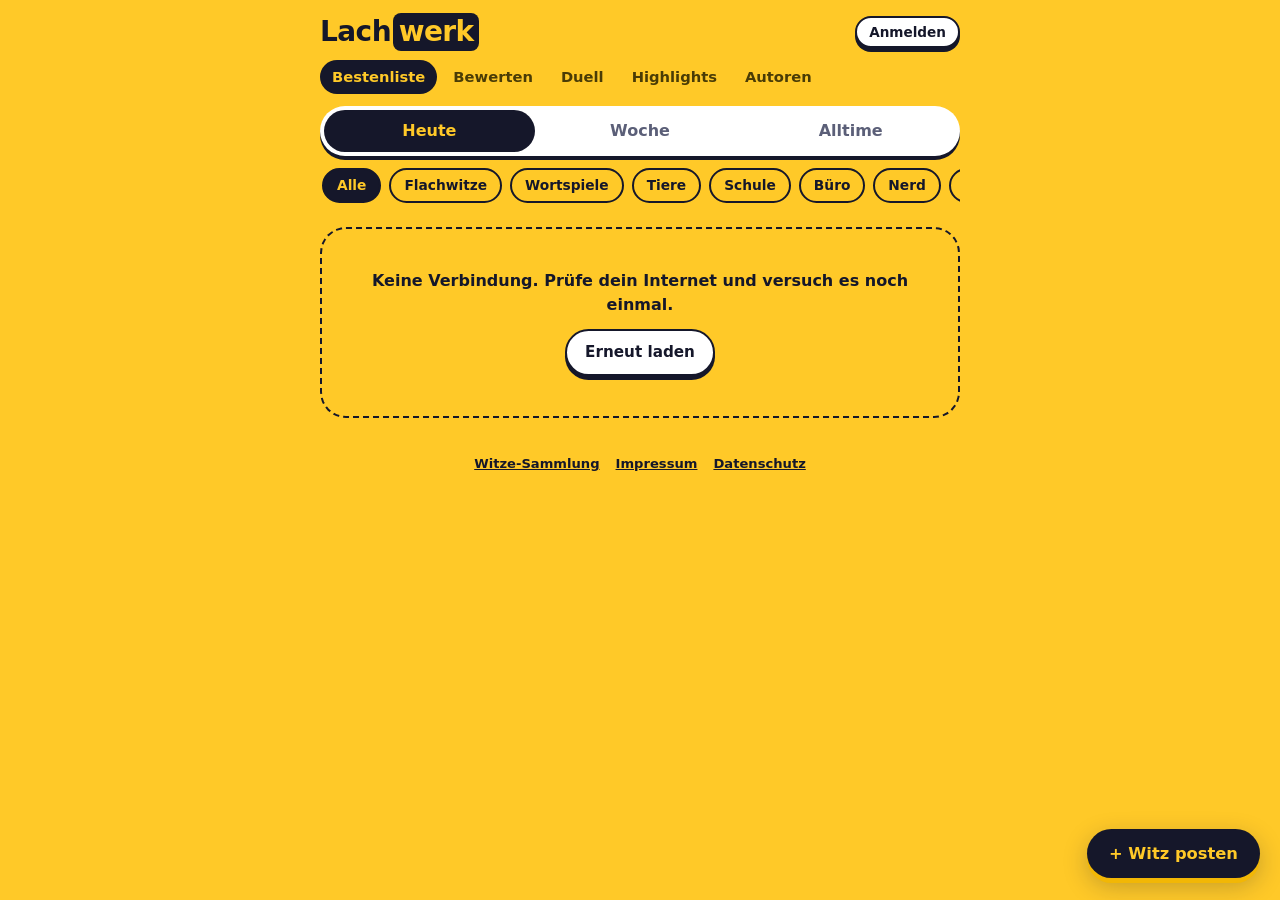
<file: index.html>
<!doctype html>
<html lang="de">
<head>
  <meta charset="utf-8">
  <meta name="viewport" content="width=device-width, initial-scale=1, viewport-fit=cover">
  <title>Lachwerk – Die besten Witze des Tages</title>
  <meta name="description" content="Witze posten, liken und mitentscheiden: Tagesbeste, Wochenbeste und die besten Witze aller Zeiten. Ohne Anmeldung.">
  <meta name="theme-color" content="#ffc928">
  <link rel="icon" href="favicon.svg" type="image/svg+xml">
  <link rel="manifest" href="manifest.webmanifest">
  <link rel="apple-touch-icon" href="icons/apple-touch-icon.png">
  <meta name="apple-mobile-web-app-title" content="Lachwerk">
  <link rel="canonical" href="https://lachwerk.github.io/">
  <link rel="stylesheet" href="style.css?v=10">
  <!-- Vorschau beim Teilen (WhatsApp, Telegram …) -->
  <meta property="og:type" content="website">
  <meta property="og:url" content="https://lachwerk.github.io/">
  <meta property="og:title" content="Lachwerk – Die besten Witze des Tages">
  <meta property="og:description" content="Witze posten, liken und mitentscheiden, welcher Witz heute ganz oben steht.">
  <meta property="og:image" content="https://lachwerk.github.io/og-image.png">
  <meta name="twitter:card" content="summary_large_image">
</head>
<body>
  <div class="wrap">
    <header>
      <div class="bar">
        <a class="logo" href="#/" aria-label="Lachwerk – zur Bestenliste">Lach<span>werk</span></a>
        <button class="who" id="who" title="Anmelden oder registrieren">Anmelden</button>
      </div>
      <nav class="nav" id="nav" aria-label="Hauptnavigation"></nav>
      <div id="listControls" style="display:grid;gap:10px">
        <div class="tabs" role="tablist" aria-label="Zeitraum">
          <button role="tab" data-range="day" aria-selected="true">Heute</button>
          <button role="tab" data-range="week" aria-selected="false">Woche</button>
          <button role="tab" data-range="all" aria-selected="false">Alltime</button>
        </div>
        <div class="chips" id="chips"></div>
      </div>
    </header>

    <main id="main"><p class="loading">Lade Witze …</p></main>

    <footer>
      <p class="demo-banner" id="demoBanner" hidden>Demo-Modus: Stimmen und Witze bleiben nur in deinem Browser. Wie du die Seite live schaltest, steht in der README.</p>
      <nav><a href="witze/">Witze-Sammlung</a><a href="impressum.html">Impressum</a><a href="datenschutz.html">Datenschutz</a></nav>
    </footer>
  </div>

  <button class="fab" id="postBtn">+ Witz posten</button>

  <div class="scrim" id="postSheet" hidden>
    <form class="sheet" id="postForm" novalidate>
      <h2>Neuer Witz</h2>
      <p class="muted small" id="postAs"></p>
      <label>Kategorie<select id="postCat"></select></label>
      <label>Dein Witz<textarea id="postText" maxlength="500" placeholder="Was ist …"></textarea></label>
      <label class="check" id="postChallengeRow" hidden><input type="checkbox" id="postChallenge"> <span>Bei der Challenge „<b id="postChallengeName"></b>“ einreichen</span></label>
      <div id="dupBox" hidden></div>
      <p class="err" id="postErr"></p>
      <p class="muted small">Keine Beleidigungen, keine Werbung. Gemeldete Witze werden geprüft.</p>
      <div class="row end"><button type="button" class="btn ghost" data-close>Abbrechen</button><button class="btn accent" id="postSubmit">Veröffentlichen</button></div>
    </form>
  </div>

  <div class="scrim" id="authSheet" hidden>
    <form class="sheet" id="authForm" novalidate>
      <h2 id="authTitle">Anmelden</h2>
      <p class="muted small" id="authReason"></p>
      <div id="authFields" class="form">
        <div class="tabs" role="tablist" id="authTabs">
          <button type="button" role="tab" data-authmode="login" aria-selected="true">Anmelden</button>
          <button type="button" role="tab" data-authmode="signup" aria-selected="false">Registrieren</button>
        </div>
        <label id="authNameRow" hidden>Benutzername (wird unter deinen Witzen angezeigt)<input type="text" id="authName" maxlength="20" autocomplete="username" placeholder="z. B. Pointenpaul"></label>
        <label>E-Mail<input type="email" id="authEmail" autocomplete="email" inputmode="email"></label>
        <label id="authPwRow">Passwort<input type="password" id="authPw" autocomplete="current-password" minlength="8"></label>
        <label class="check" id="authConsentRow" hidden><input type="checkbox" id="authConsent"> <span>Ich habe die <a href="datenschutz.html" target="_blank" rel="noopener">Datenschutzerklärung</a> gelesen.</span></label>
        <p class="muted small" id="authDemo" hidden>Demo-Modus: Das Konto gilt nur in diesem Browser. Ein Passwort wird nicht gespeichert.</p>
        <p class="err" id="authErr"></p>
        <div class="row end">
          <button type="button" class="link" id="forgotBtn">Passwort vergessen?</button>
          <button type="button" class="btn ghost" data-close>Abbrechen</button>
          <button class="btn accent" id="authSubmit">Anmelden</button>
        </div>
      </div>
      <p class="notice" id="authOk" hidden></p>
    </form>
  </div>

  <div class="scrim" id="accountSheet" hidden>
    <div class="sheet">
      <h2>Dein Konto</h2>
      <p class="muted small" id="accountInfo"></p>
      <div class="row end">
        <a class="btn ghost" id="accountProfile" href="#/" data-close>Mein Profil</a>
        <button type="button" class="btn ghost" id="accountPw">Passwort ändern</button>
        <button type="button" class="btn ghost" data-close>Schließen</button>
        <button type="button" class="btn" id="logoutBtn">Abmelden</button>
      </div>
      <p class="muted small">Konto löschen? Schreib uns über die Adresse im <a href="impressum.html">Impressum</a>.</p>
    </div>
  </div>

  <div class="scrim" id="pwSheet" hidden>
    <form class="sheet" id="pwForm" novalidate>
      <h2>Neues Passwort</h2>
      <label>Neues Passwort<input type="password" id="pwNew" autocomplete="new-password" minlength="8"></label>
      <label>Noch einmal<input type="password" id="pwNew2" autocomplete="new-password" minlength="8"></label>
      <p class="err" id="pwErr"></p>
      <div class="row end"><button type="button" class="btn ghost" data-close>Abbrechen</button><button class="btn accent">Speichern</button></div>
    </form>
  </div>

  <div class="scrim" id="reportSheet" hidden>
    <div class="sheet">
      <h2>Witz melden?</h2>
      <p class="muted small">Der Witz wird für dich ausgeblendet und von der Moderation geprüft. Nach mehreren Meldungen wird er für alle ausgeblendet.</p>
      <div class="row end"><button class="btn ghost" data-close>Abbrechen</button><button class="btn" id="reportConfirm">Melden</button></div>
    </div>
  </div>

  <div class="toast" id="toast" role="status" hidden></div>

  <script src="config.js"></script>
  <script src="startwitze.js"></script>
  <script src="app.js?v=10"></script>
</body>
</html>
</file>
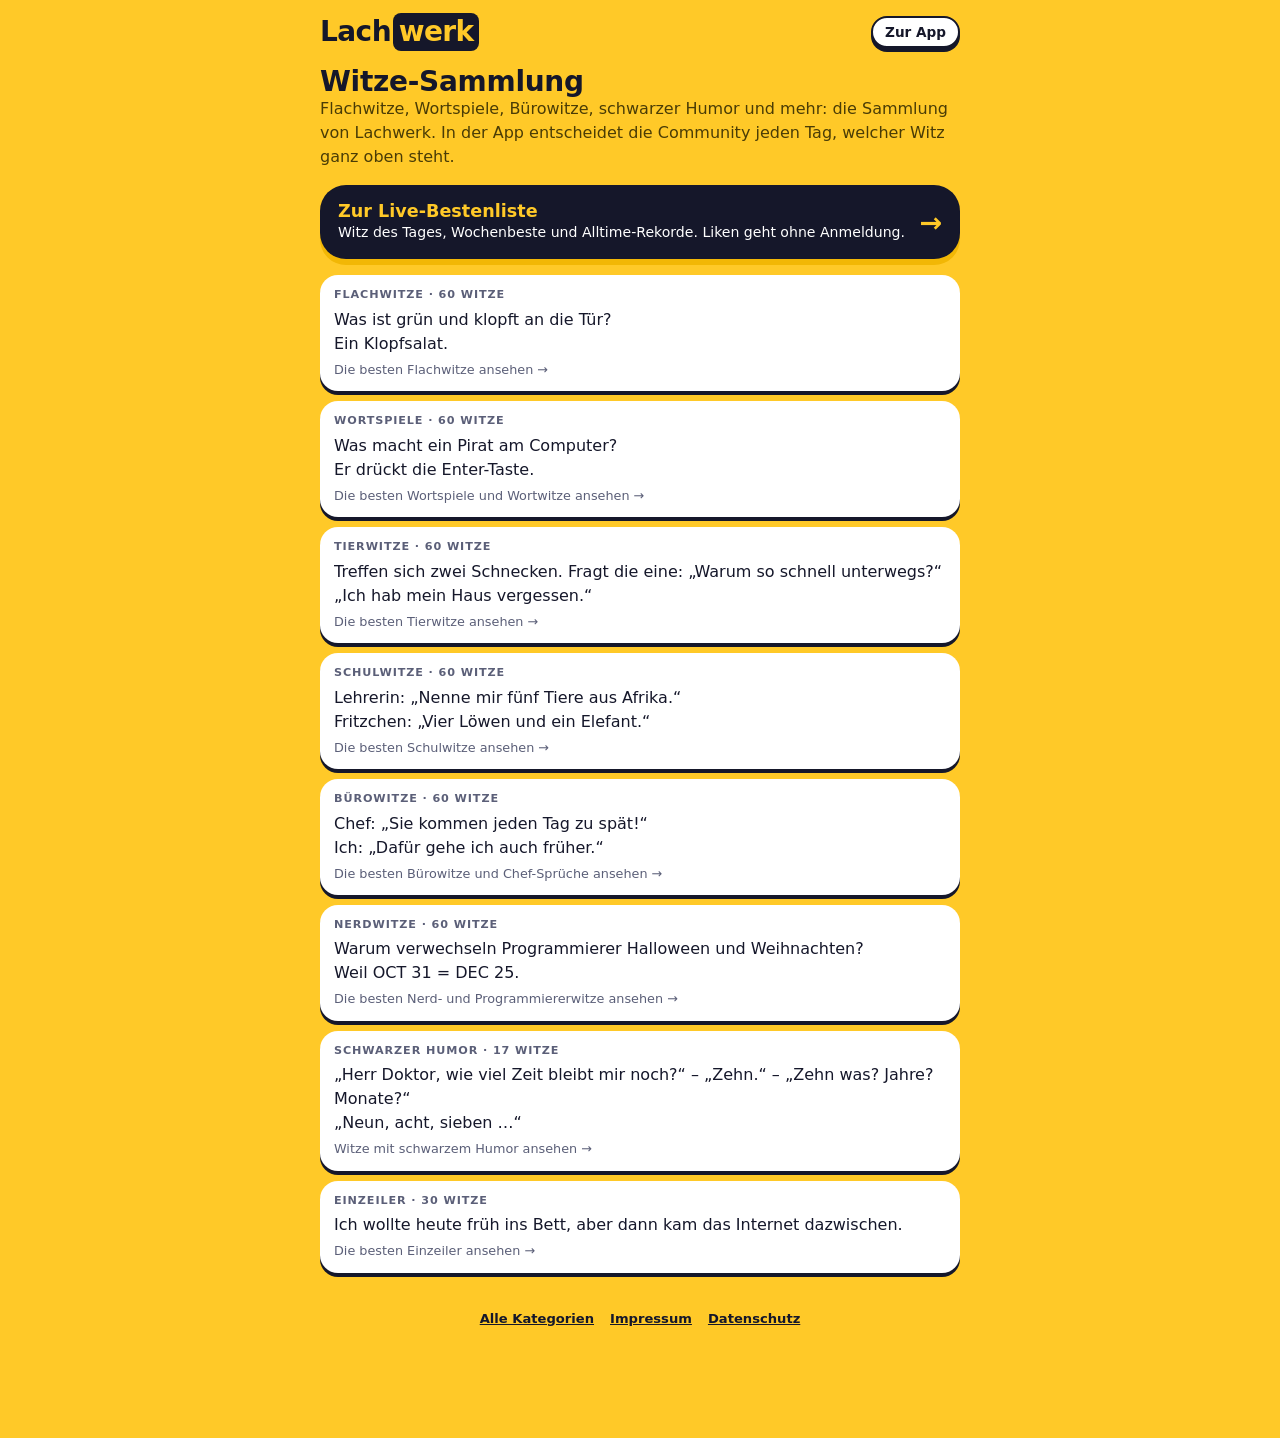
<file: witze/index.html>
<!doctype html>
<html lang="de">
<head>
  <meta charset="utf-8">
  <meta name="viewport" content="width=device-width, initial-scale=1, viewport-fit=cover">
  <title>Witze-Sammlung: Flachwitze, Wortspiele, Bürowitze und mehr – Lachwerk</title>
  <meta name="description" content="Die Witze-Sammlung von Lachwerk: Flachwitze, Wortspiele, Tierwitze, Schulwitze, Bürowitze, Nerdwitze, schwarzer Humor und Einzeiler.">
  <link rel="canonical" href="https://lachwerk.github.io/witze/">
  <meta name="theme-color" content="#ffc928">
  <link rel="icon" href="../favicon.svg" type="image/svg+xml">
  <link rel="stylesheet" href="../style.css?v=10">
  <meta property="og:type" content="website">
  <meta property="og:title" content="Witze-Sammlung: Flachwitze, Wortspiele, Bürowitze und mehr – Lachwerk">
  <meta property="og:description" content="Die Witze-Sammlung von Lachwerk: Flachwitze, Wortspiele, Tierwitze, Schulwitze, Bürowitze, Nerdwitze, schwarzer Humor und Einzeiler.">
  <meta property="og:url" content="https://lachwerk.github.io/witze/">
  <meta property="og:image" content="https://lachwerk.github.io/og-image.png">
</head>
<body>
  <div class="wrap">
    <header><div class="bar"><a class="logo" href="../">Lach<span>werk</span></a><a class="who" href="../">Zur App</a></div></header>
    <main class="view">
      <div><h1>Witze-Sammlung</h1><p class="muted on-y">Flachwitze, Wortspiele, Bürowitze, schwarzer Humor und mehr: die Sammlung von Lachwerk. In der App entscheidet die Community jeden Tag, welcher Witz ganz oben steht.</p></div>
      <a class="cta" href="../"><span><strong>Zur Live-Bestenliste</strong><br>Witz des Tages, Wochenbeste und Alltime-Rekorde. Liken geht ohne Anmeldung.</span><span class="arrow" aria-hidden="true">→</span></a>
      <div class="minis">
        <a class="mini" href="flachwitze.html"><span class="mini-k">Flachwitze · 60 Witze</span><span class="mini-t">Was ist grün und klopft an die Tür?
Ein Klopfsalat.</span><span class="mini-m">Die besten Flachwitze ansehen →</span></a>
        <a class="mini" href="wortspiele.html"><span class="mini-k">Wortspiele · 60 Witze</span><span class="mini-t">Was macht ein Pirat am Computer?
Er drückt die Enter-Taste.</span><span class="mini-m">Die besten Wortspiele und Wortwitze ansehen →</span></a>
        <a class="mini" href="tiere.html"><span class="mini-k">Tierwitze · 60 Witze</span><span class="mini-t">Treffen sich zwei Schnecken. Fragt die eine: „Warum so schnell unterwegs?“
„Ich hab mein Haus vergessen.“</span><span class="mini-m">Die besten Tierwitze ansehen →</span></a>
        <a class="mini" href="schule.html"><span class="mini-k">Schulwitze · 60 Witze</span><span class="mini-t">Lehrerin: „Nenne mir fünf Tiere aus Afrika.“
Fritzchen: „Vier Löwen und ein Elefant.“</span><span class="mini-m">Die besten Schulwitze ansehen →</span></a>
        <a class="mini" href="buero.html"><span class="mini-k">Bürowitze · 60 Witze</span><span class="mini-t">Chef: „Sie kommen jeden Tag zu spät!“
Ich: „Dafür gehe ich auch früher.“</span><span class="mini-m">Die besten Bürowitze und Chef-Sprüche ansehen →</span></a>
        <a class="mini" href="nerd.html"><span class="mini-k">Nerdwitze · 60 Witze</span><span class="mini-t">Warum verwechseln Programmierer Halloween und Weihnachten?
Weil OCT 31 = DEC 25.</span><span class="mini-m">Die besten Nerd- und Programmiererwitze ansehen →</span></a>
        <a class="mini" href="schwarz.html"><span class="mini-k">Schwarzer Humor · 17 Witze</span><span class="mini-t">„Herr Doktor, wie viel Zeit bleibt mir noch?“ – „Zehn.“ – „Zehn was? Jahre? Monate?“
„Neun, acht, sieben …“</span><span class="mini-m">Witze mit schwarzem Humor ansehen →</span></a>
        <a class="mini" href="einzeiler.html"><span class="mini-k">Einzeiler · 30 Witze</span><span class="mini-t">Ich wollte heute früh ins Bett, aber dann kam das Internet dazwischen.</span><span class="mini-m">Die besten Einzeiler ansehen →</span></a>
      </div>
    </main>
    <footer><nav><a href="./">Alle Kategorien</a><a href="../impressum.html">Impressum</a><a href="../datenschutz.html">Datenschutz</a></nav></footer>
  </div>
</body>
</html>
</file>
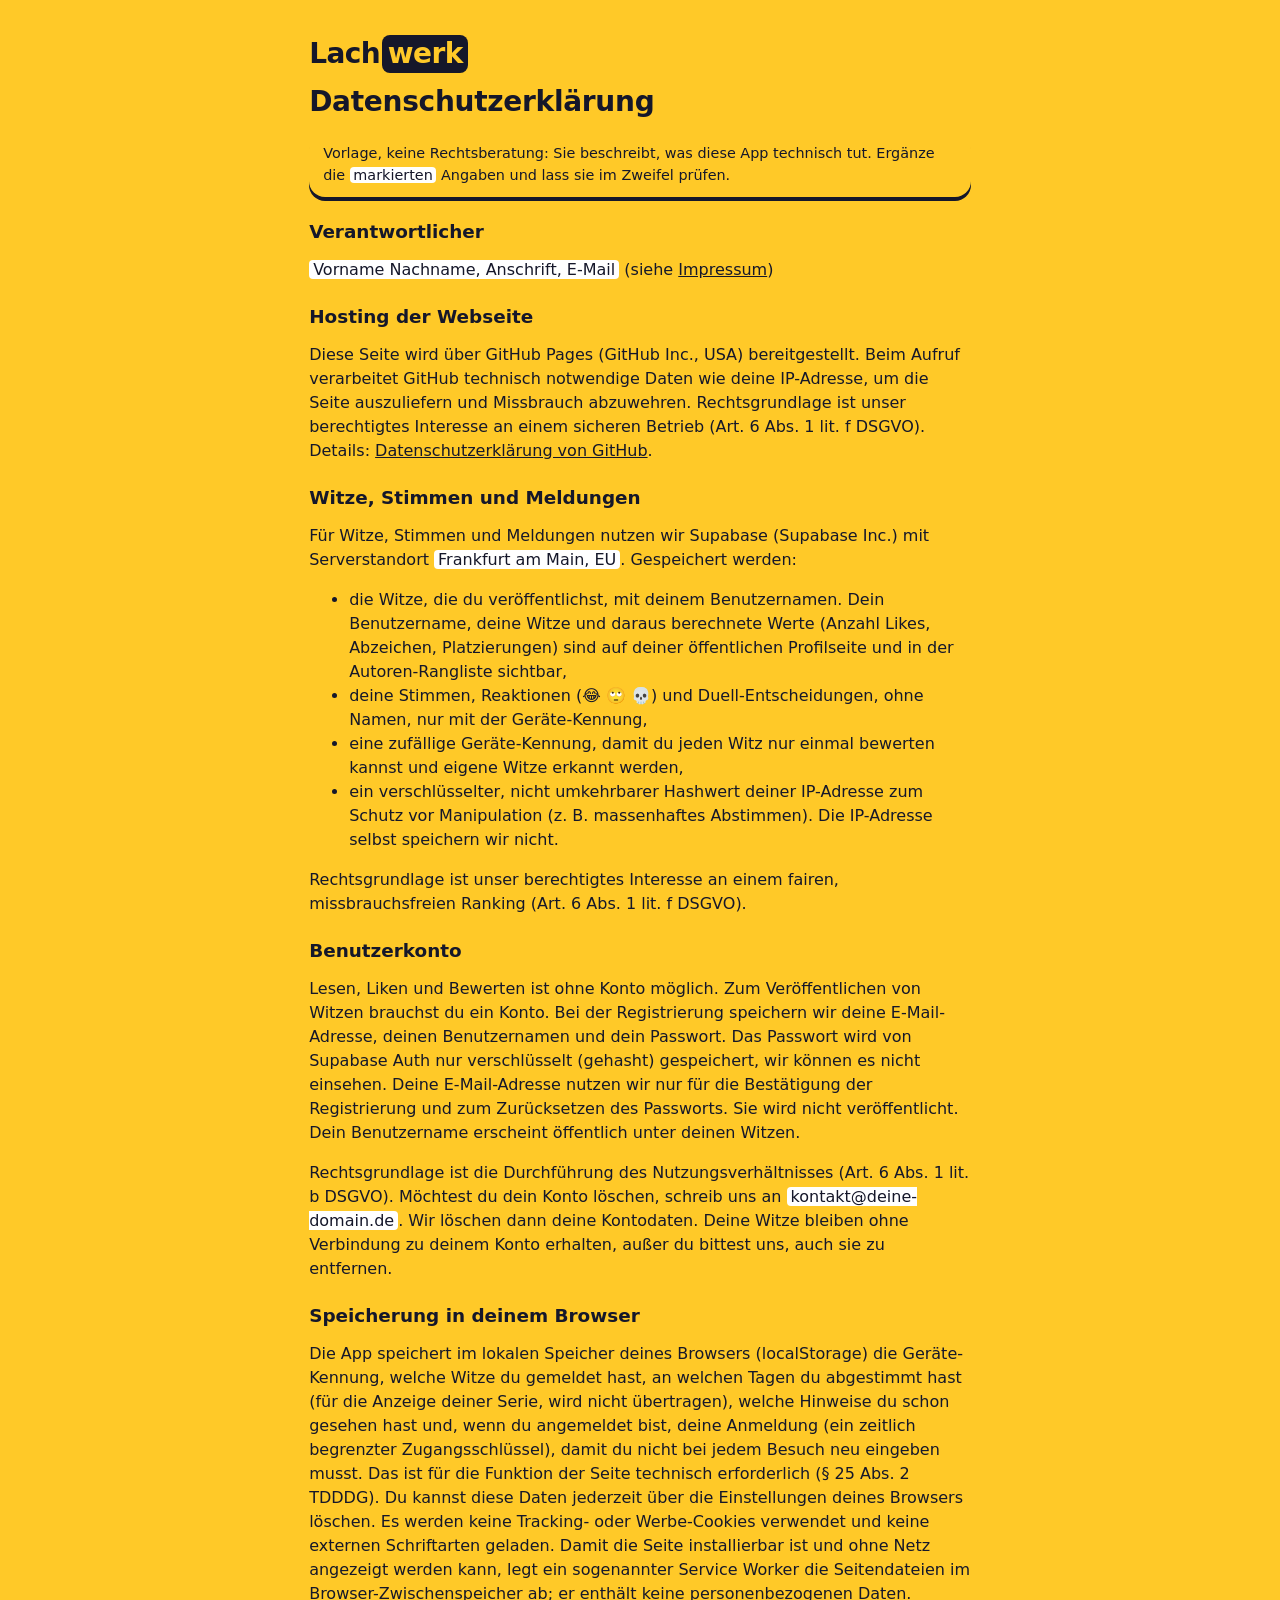
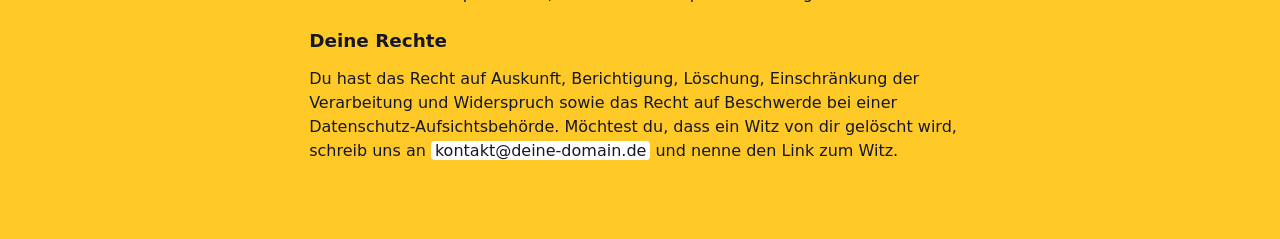
<file: datenschutz.html>
<!doctype html>
<html lang="de">
<head>
  <meta charset="utf-8">
  <meta name="viewport" content="width=device-width, initial-scale=1, viewport-fit=cover">
  <title>Datenschutz – Lachwerk</title>
  <meta name="robots" content="noindex">
  <link rel="icon" href="favicon.svg" type="image/svg+xml">
  <link rel="stylesheet" href="style.css">
</head>
<body>
  <div class="wrap legal">
    <p><a class="logo" href="./">Lach<span>werk</span></a></p>
    <h1>Datenschutzerklärung</h1>
    <p class="notice">Vorlage, keine Rechtsberatung: Sie beschreibt, was diese App technisch tut. Ergänze die <mark>markierten</mark> Angaben und lass sie im Zweifel prüfen.</p>

    <h2>Verantwortlicher</h2>
    <p><mark>Vorname Nachname, Anschrift, E-Mail</mark> (siehe <a href="impressum.html">Impressum</a>)</p>

    <h2>Hosting der Webseite</h2>
    <p>Diese Seite wird über GitHub Pages (GitHub Inc., USA) bereitgestellt. Beim Aufruf verarbeitet GitHub technisch notwendige Daten wie deine IP-Adresse, um die Seite auszuliefern und Missbrauch abzuwehren. Rechtsgrundlage ist unser berechtigtes Interesse an einem sicheren Betrieb (Art. 6 Abs. 1 lit. f DSGVO). Details: <a href="https://docs.github.com/de/site-policy/privacy-policies/github-general-privacy-statement" rel="noopener">Datenschutzerklärung von GitHub</a>.</p>

    <h2>Witze, Stimmen und Meldungen</h2>
    <p>Für Witze, Stimmen und Meldungen nutzen wir Supabase (Supabase Inc.) mit Serverstandort <mark>Frankfurt am Main, EU</mark>. Gespeichert werden:</p>
    <ul>
      <li>die Witze, die du veröffentlichst, mit deinem Benutzernamen. Dein Benutzername, deine Witze und daraus berechnete Werte (Anzahl Likes, Abzeichen, Platzierungen) sind auf deiner öffentlichen Profilseite und in der Autoren-Rangliste sichtbar,</li>
      <li>deine Stimmen, Reaktionen (😂 🙄 💀) und Duell-Entscheidungen, ohne Namen, nur mit der Geräte-Kennung,</li>
      <li>eine zufällige Geräte-Kennung, damit du jeden Witz nur einmal bewerten kannst und eigene Witze erkannt werden,</li>
      <li>ein verschlüsselter, nicht umkehrbarer Hashwert deiner IP-Adresse zum Schutz vor Manipulation (z. B. massenhaftes Abstimmen). Die IP-Adresse selbst speichern wir nicht.</li>
    </ul>
    <p>Rechtsgrundlage ist unser berechtigtes Interesse an einem fairen, missbrauchsfreien Ranking (Art. 6 Abs. 1 lit. f DSGVO).</p>

    <h2>Benutzerkonto</h2>
    <p>Lesen, Liken und Bewerten ist ohne Konto möglich. Zum Veröffentlichen von Witzen brauchst du ein Konto. Bei der Registrierung speichern wir deine E-Mail-Adresse, deinen Benutzernamen und dein Passwort. Das Passwort wird von Supabase Auth nur verschlüsselt (gehasht) gespeichert, wir können es nicht einsehen. Deine E-Mail-Adresse nutzen wir nur für die Bestätigung der Registrierung und zum Zurücksetzen des Passworts. Sie wird nicht veröffentlicht. Dein Benutzername erscheint öffentlich unter deinen Witzen.</p>
    <p>Rechtsgrundlage ist die Durchführung des Nutzungsverhältnisses (Art. 6 Abs. 1 lit. b DSGVO). Möchtest du dein Konto löschen, schreib uns an <mark>kontakt@deine-domain.de</mark>. Wir löschen dann deine Kontodaten. Deine Witze bleiben ohne Verbindung zu deinem Konto erhalten, außer du bittest uns, auch sie zu entfernen.</p>

    <h2>Speicherung in deinem Browser</h2>
    <p>Die App speichert im lokalen Speicher deines Browsers (localStorage) die Geräte-Kennung, welche Witze du gemeldet hast, an welchen Tagen du abgestimmt hast (für die Anzeige deiner Serie, wird nicht übertragen), welche Hinweise du schon gesehen hast und, wenn du angemeldet bist, deine Anmeldung (ein zeitlich begrenzter Zugangsschlüssel), damit du nicht bei jedem Besuch neu eingeben musst. Das ist für die Funktion der Seite technisch erforderlich (§ 25 Abs. 2 TDDDG). Du kannst diese Daten jederzeit über die Einstellungen deines Browsers löschen. Es werden keine Tracking- oder Werbe-Cookies verwendet und keine externen Schriftarten geladen. Damit die Seite installierbar ist und ohne Netz angezeigt werden kann, legt ein sogenannter Service Worker die Seitendateien im Browser-Zwischenspeicher ab; er enthält keine personenbezogenen Daten.</p>

    <h2>Deine Rechte</h2>
    <p>Du hast das Recht auf Auskunft, Berichtigung, Löschung, Einschränkung der Verarbeitung und Widerspruch sowie das Recht auf Beschwerde bei einer Datenschutz-Aufsichtsbehörde. Möchtest du, dass ein Witz von dir gelöscht wird, schreib uns an <mark>kontakt@deine-domain.de</mark> und nenne den Link zum Witz.</p>
  </div>
</body>
</html>
</file>
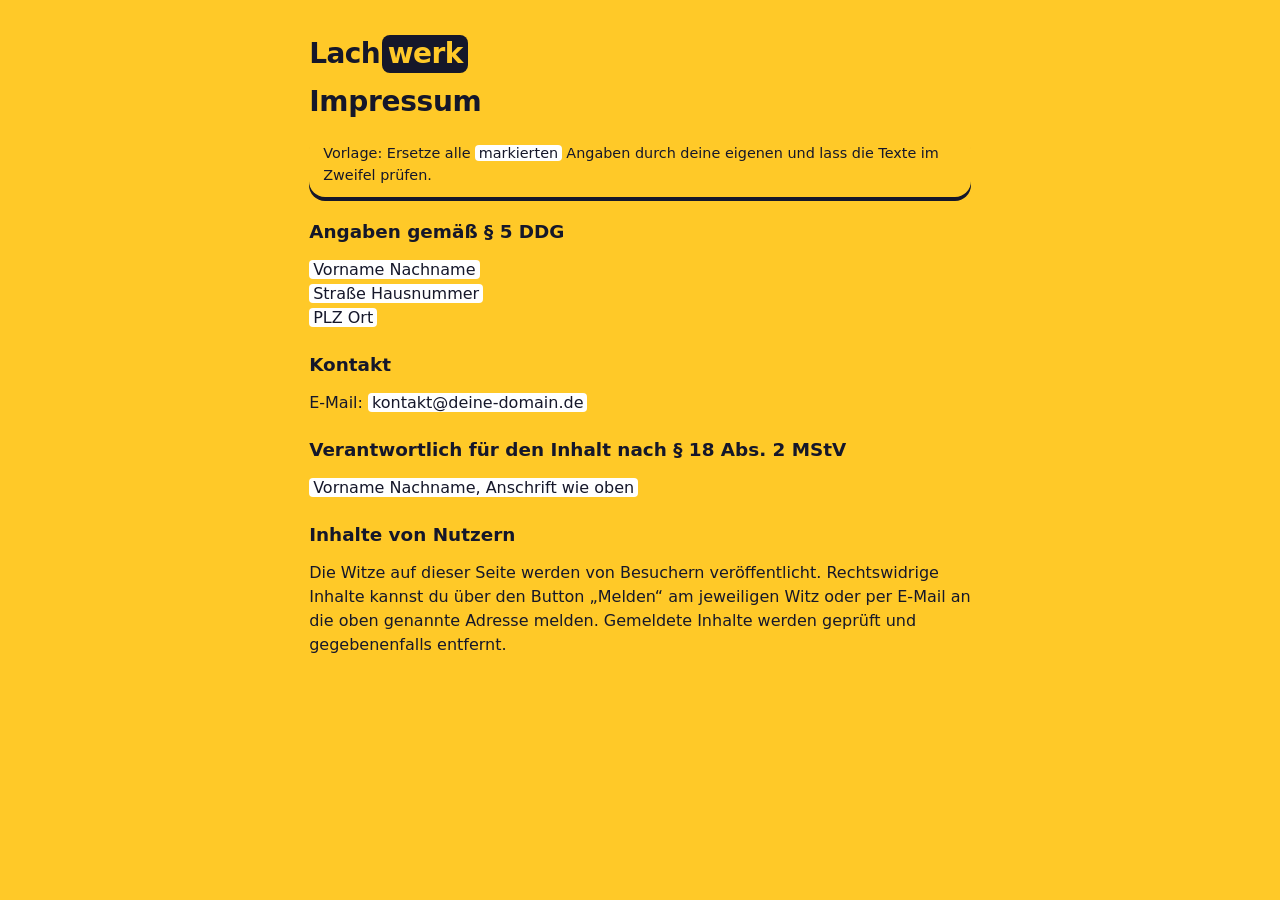
<file: impressum.html>
<!doctype html>
<html lang="de">
<head>
  <meta charset="utf-8">
  <meta name="viewport" content="width=device-width, initial-scale=1, viewport-fit=cover">
  <title>Impressum – Lachwerk</title>
  <meta name="robots" content="noindex">
  <link rel="icon" href="favicon.svg" type="image/svg+xml">
  <link rel="stylesheet" href="style.css">
</head>
<body>
  <div class="wrap legal">
    <p><a class="logo" href="./">Lach<span>werk</span></a></p>
    <h1>Impressum</h1>
    <p class="notice">Vorlage: Ersetze alle <mark>markierten</mark> Angaben durch deine eigenen und lass die Texte im Zweifel prüfen.</p>

    <h2>Angaben gemäß § 5 DDG</h2>
    <p><mark>Vorname Nachname</mark><br><mark>Straße Hausnummer</mark><br><mark>PLZ Ort</mark></p>

    <h2>Kontakt</h2>
    <p>E-Mail: <mark>kontakt@deine-domain.de</mark></p>

    <h2>Verantwortlich für den Inhalt nach § 18 Abs. 2 MStV</h2>
    <p><mark>Vorname Nachname, Anschrift wie oben</mark></p>

    <h2>Inhalte von Nutzern</h2>
    <p>Die Witze auf dieser Seite werden von Besuchern veröffentlicht. Rechtswidrige Inhalte kannst du über den Button „Melden“ am jeweiligen Witz oder per E-Mail an die oben genannte Adresse melden. Gemeldete Inhalte werden geprüft und gegebenenfalls entfernt.</p>
  </div>
</body>
</html>
</file>
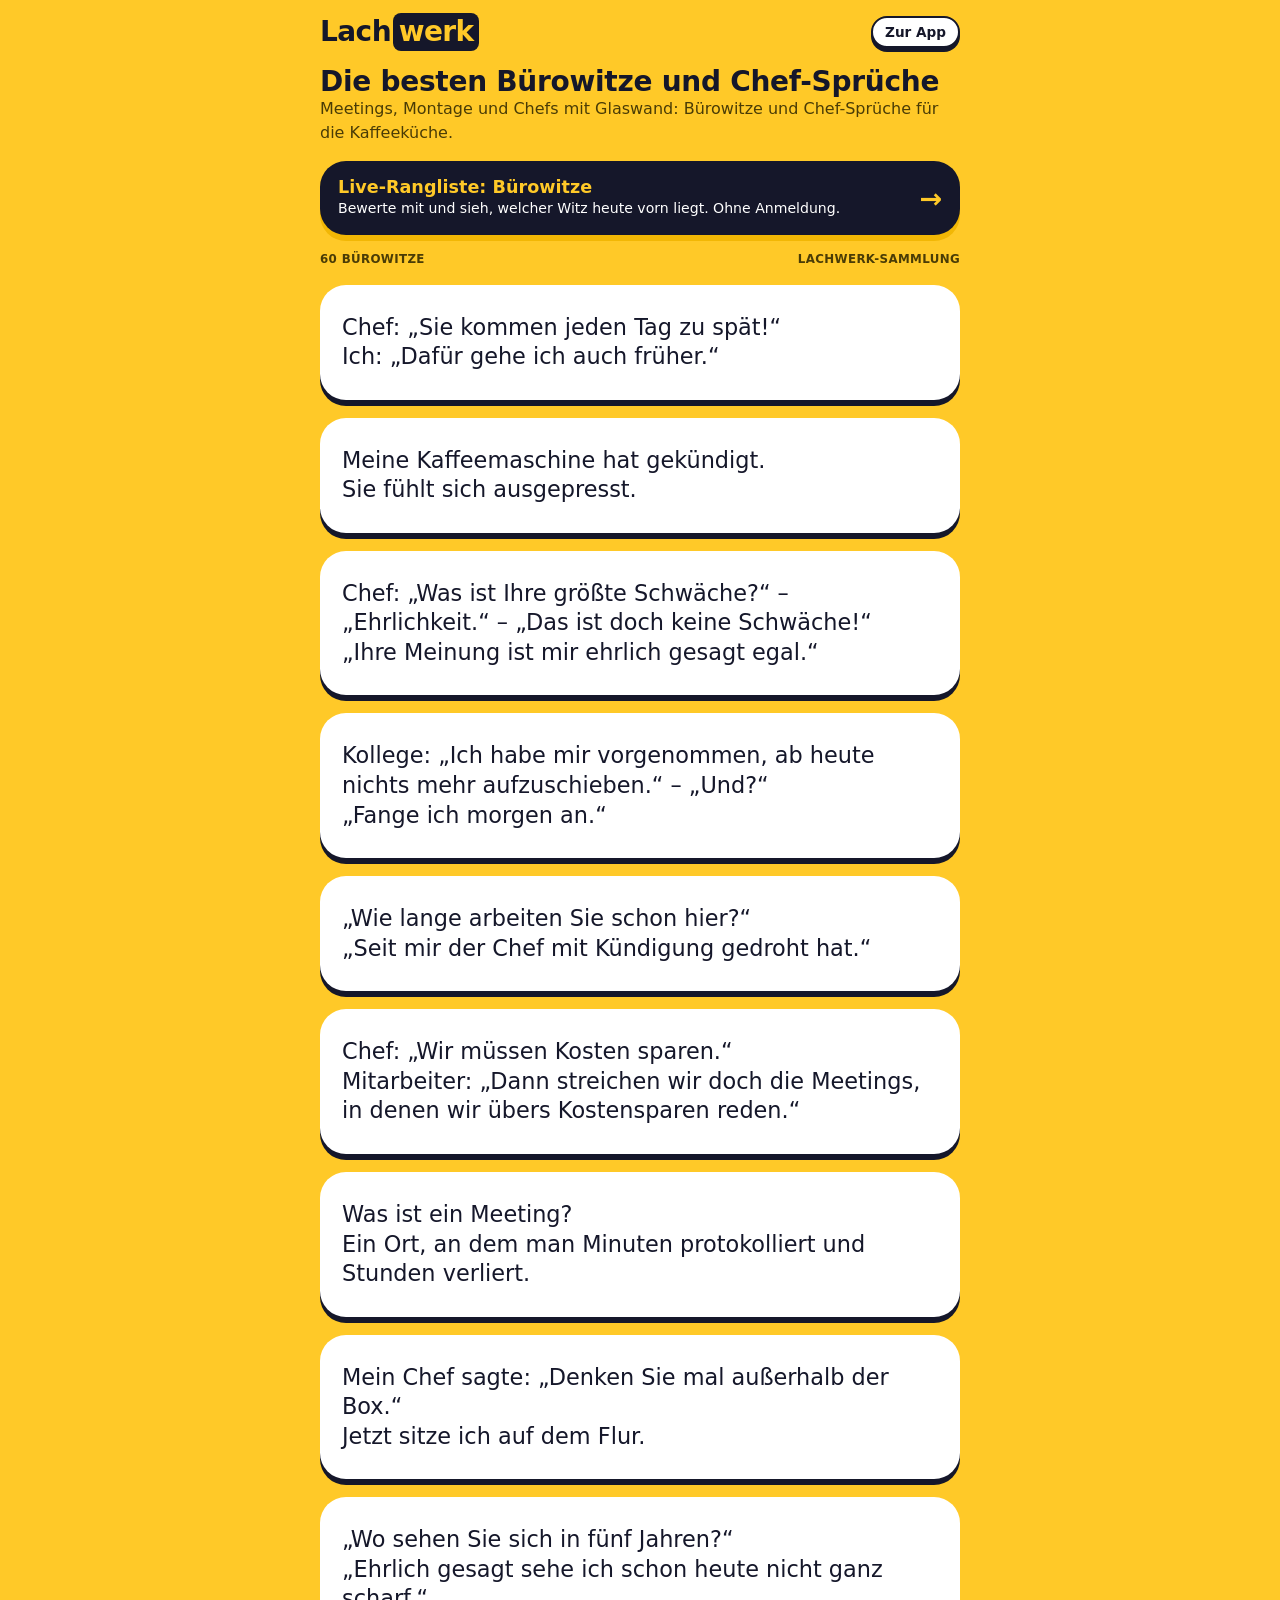
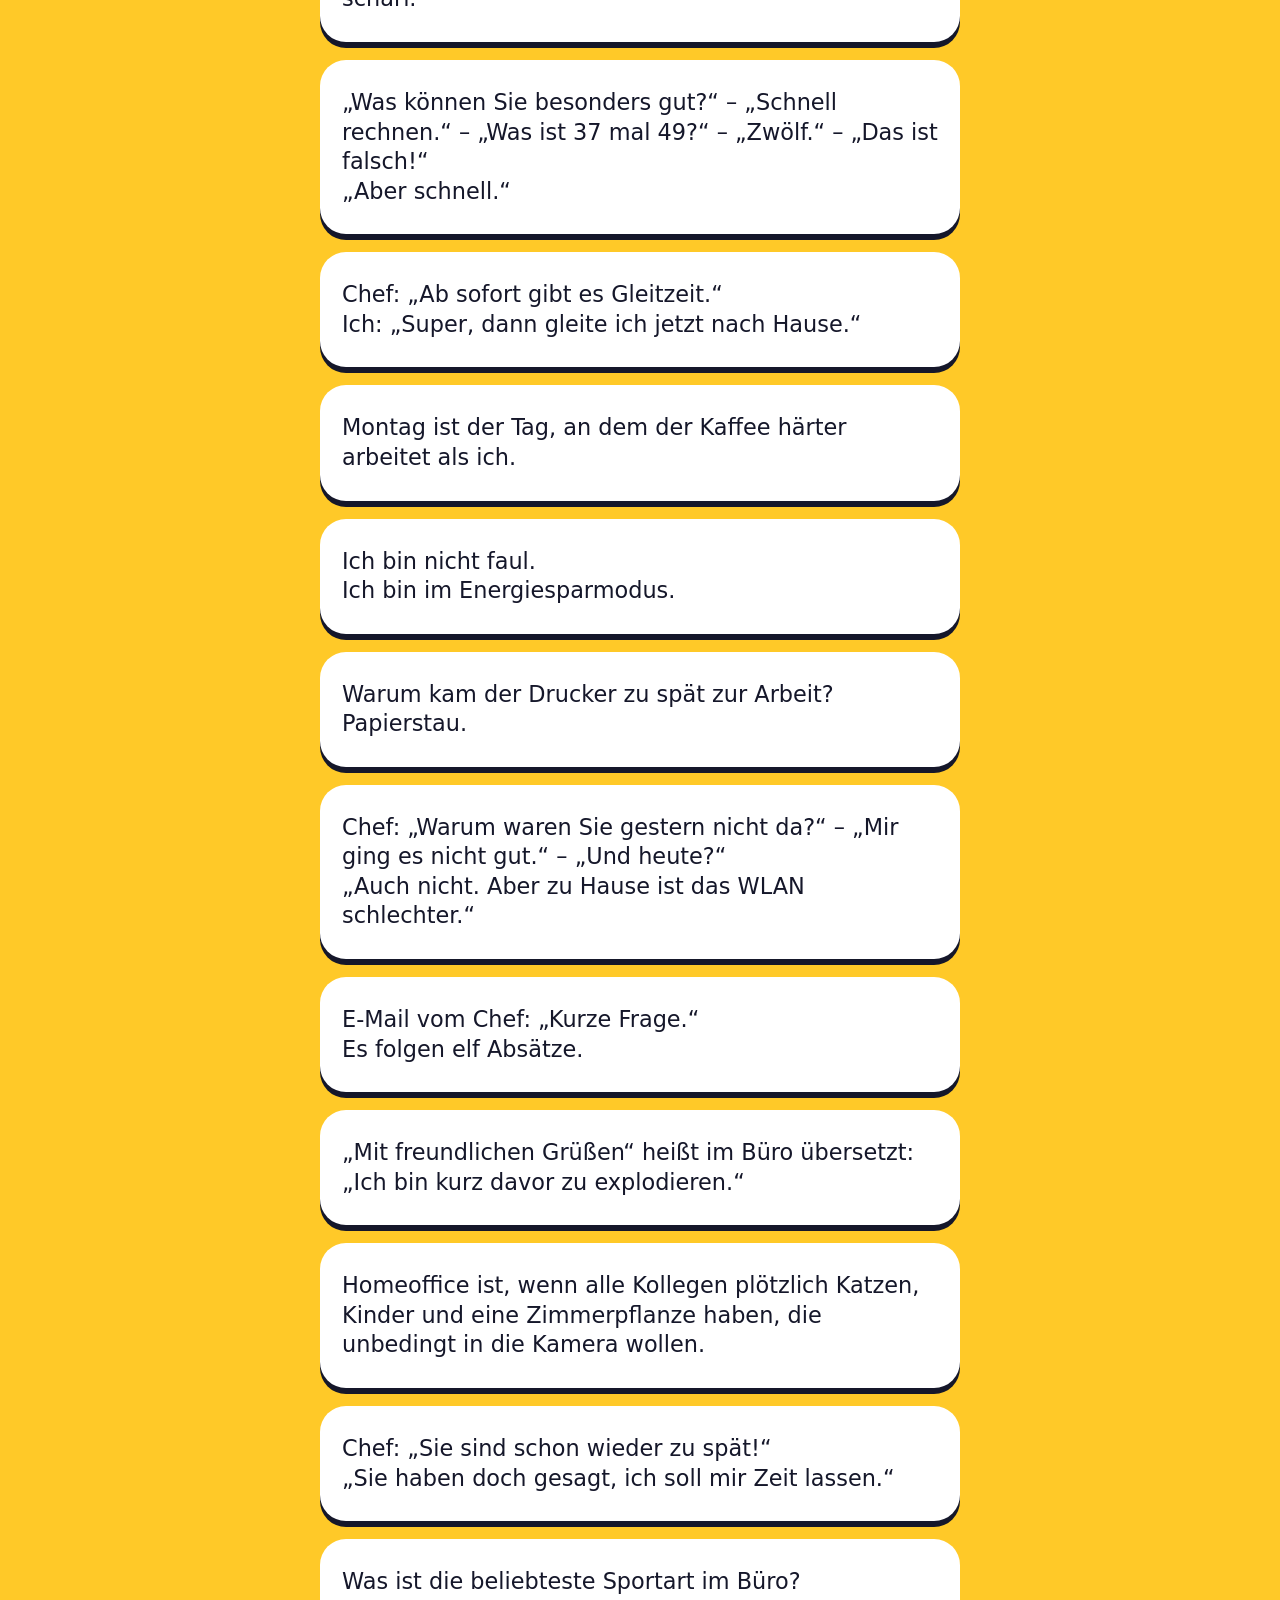
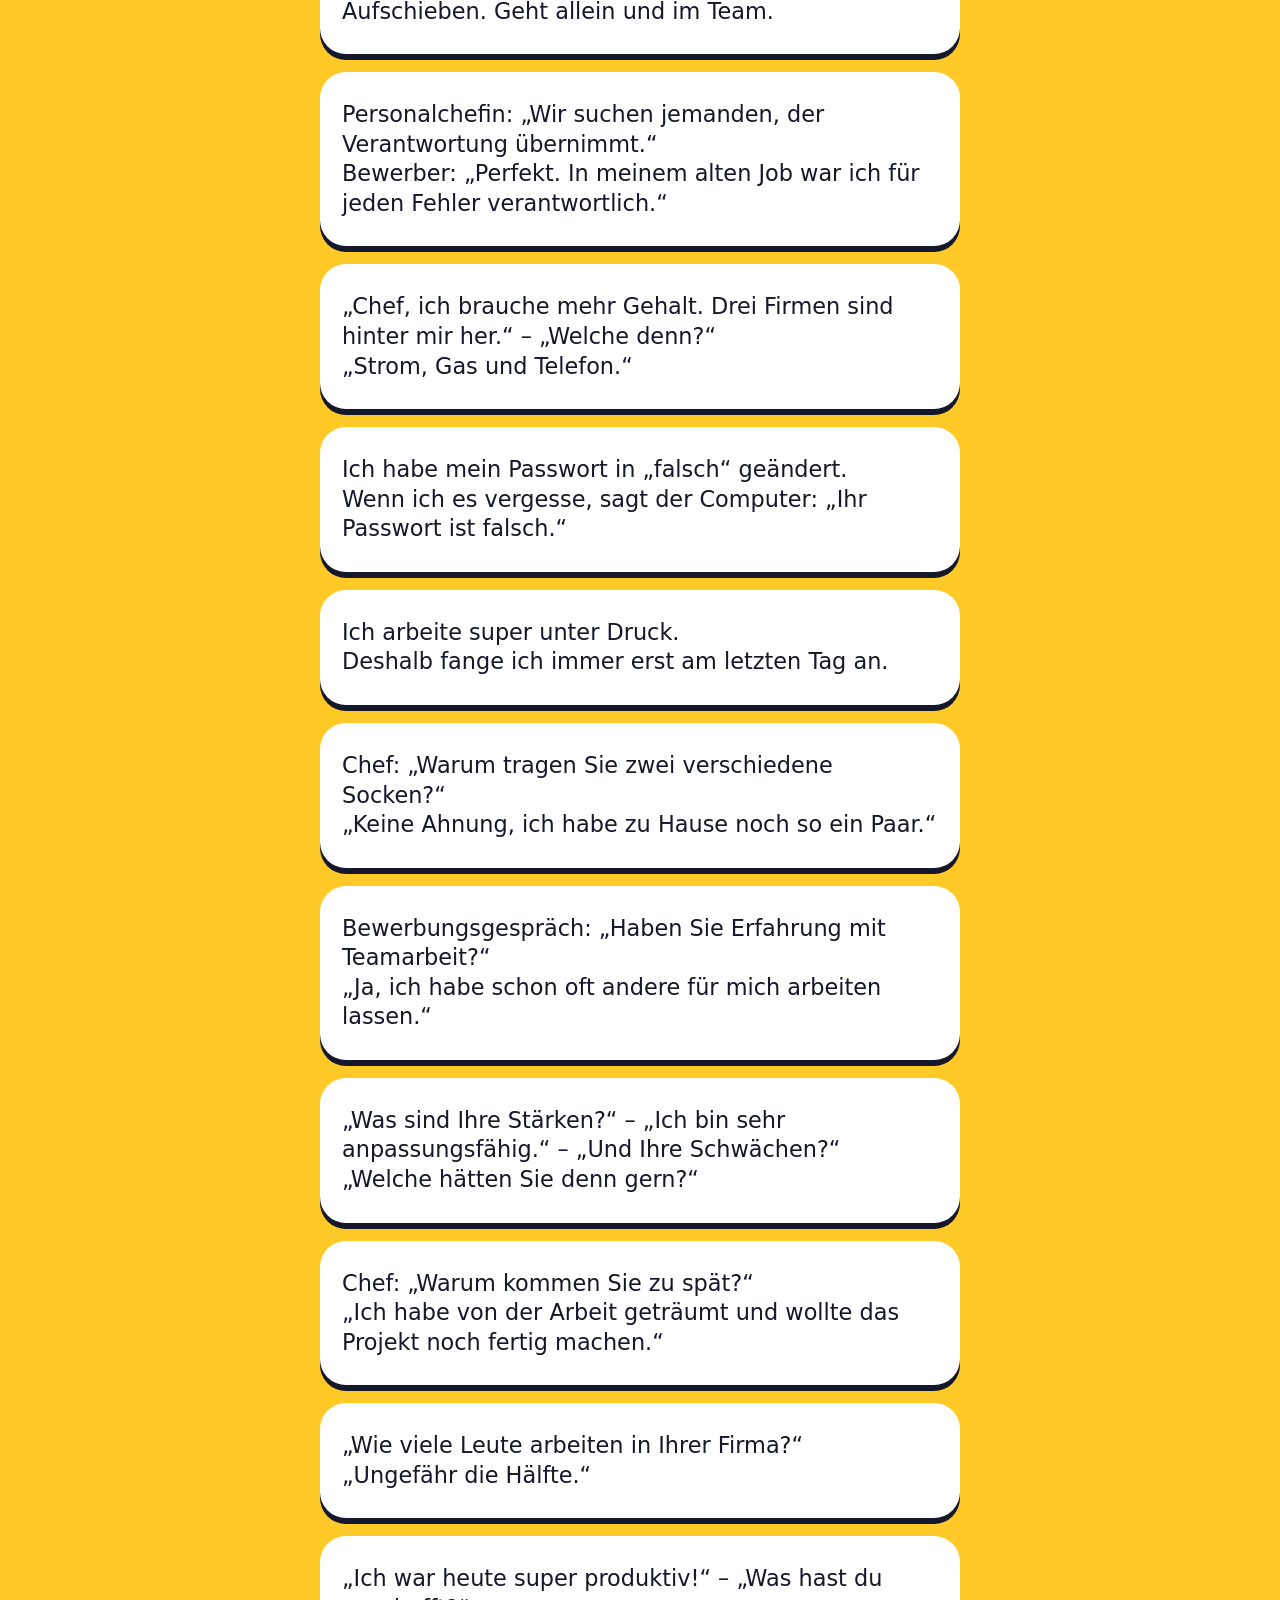
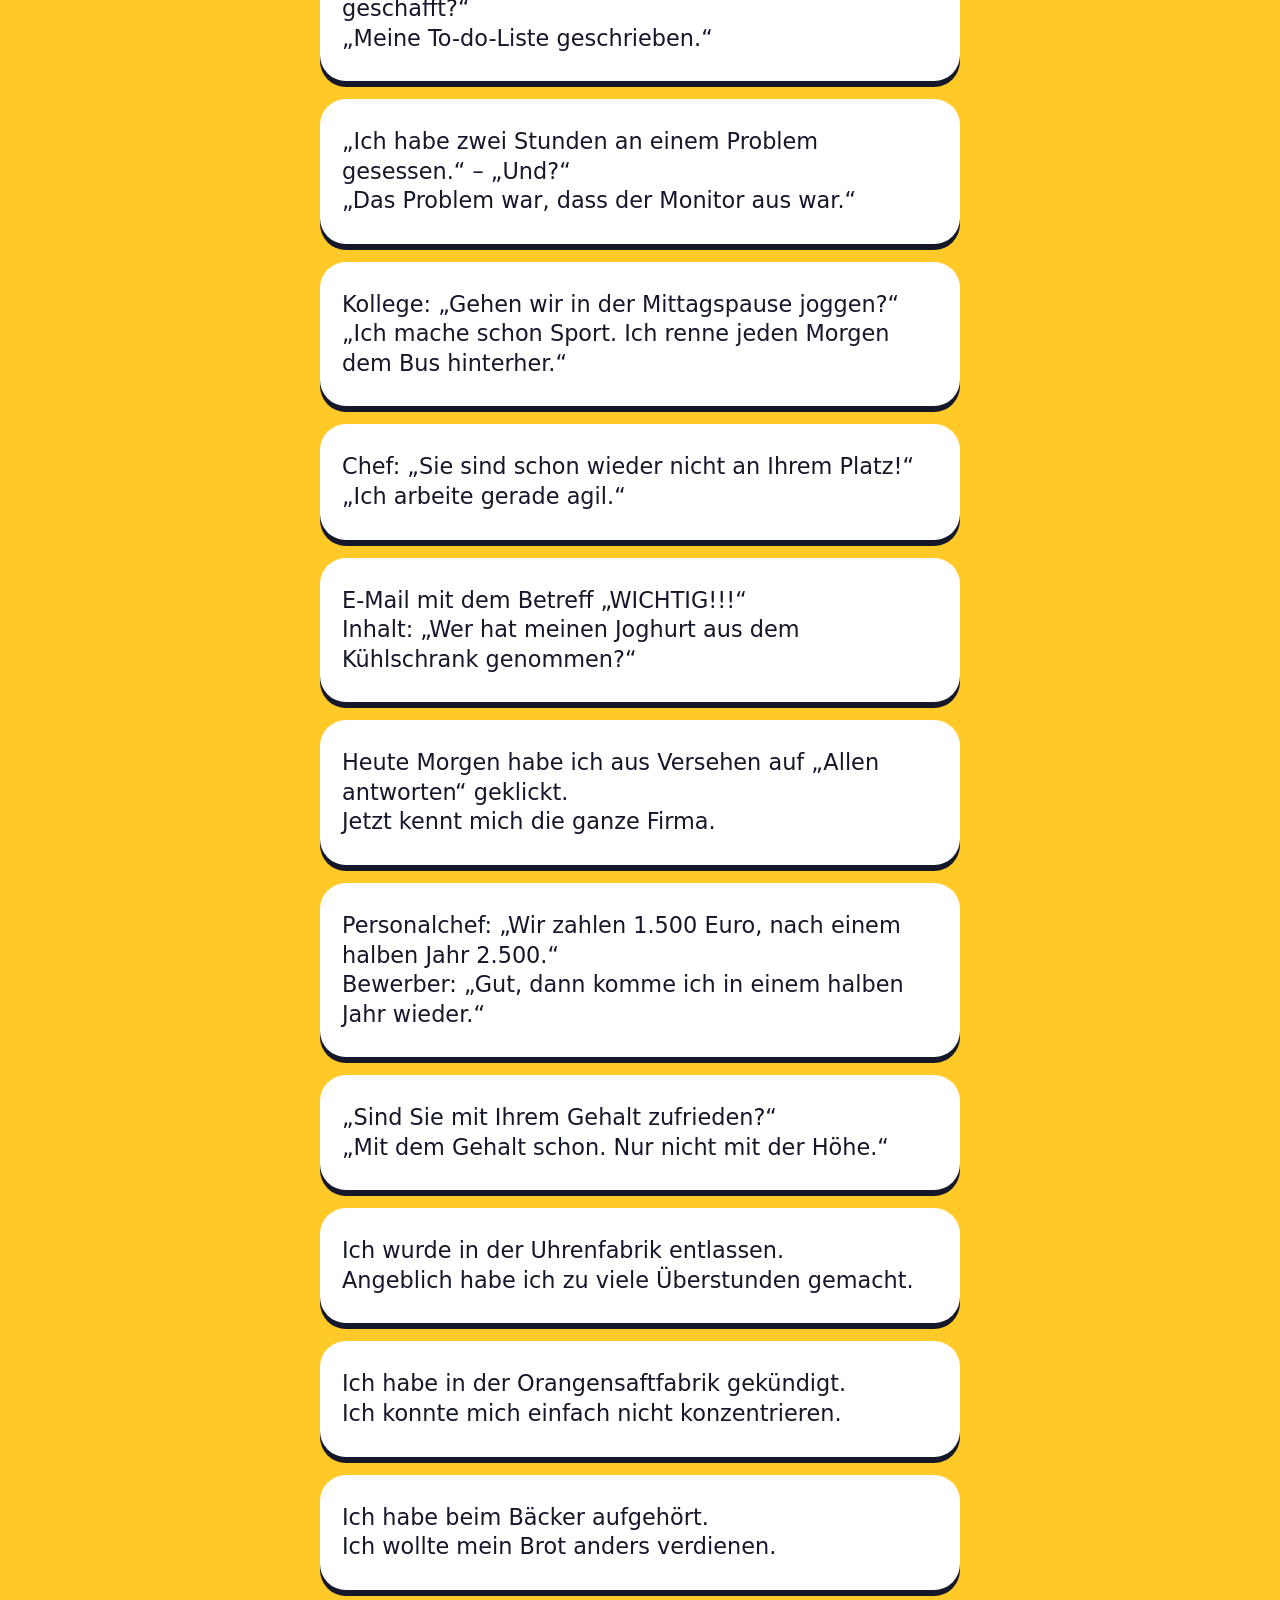
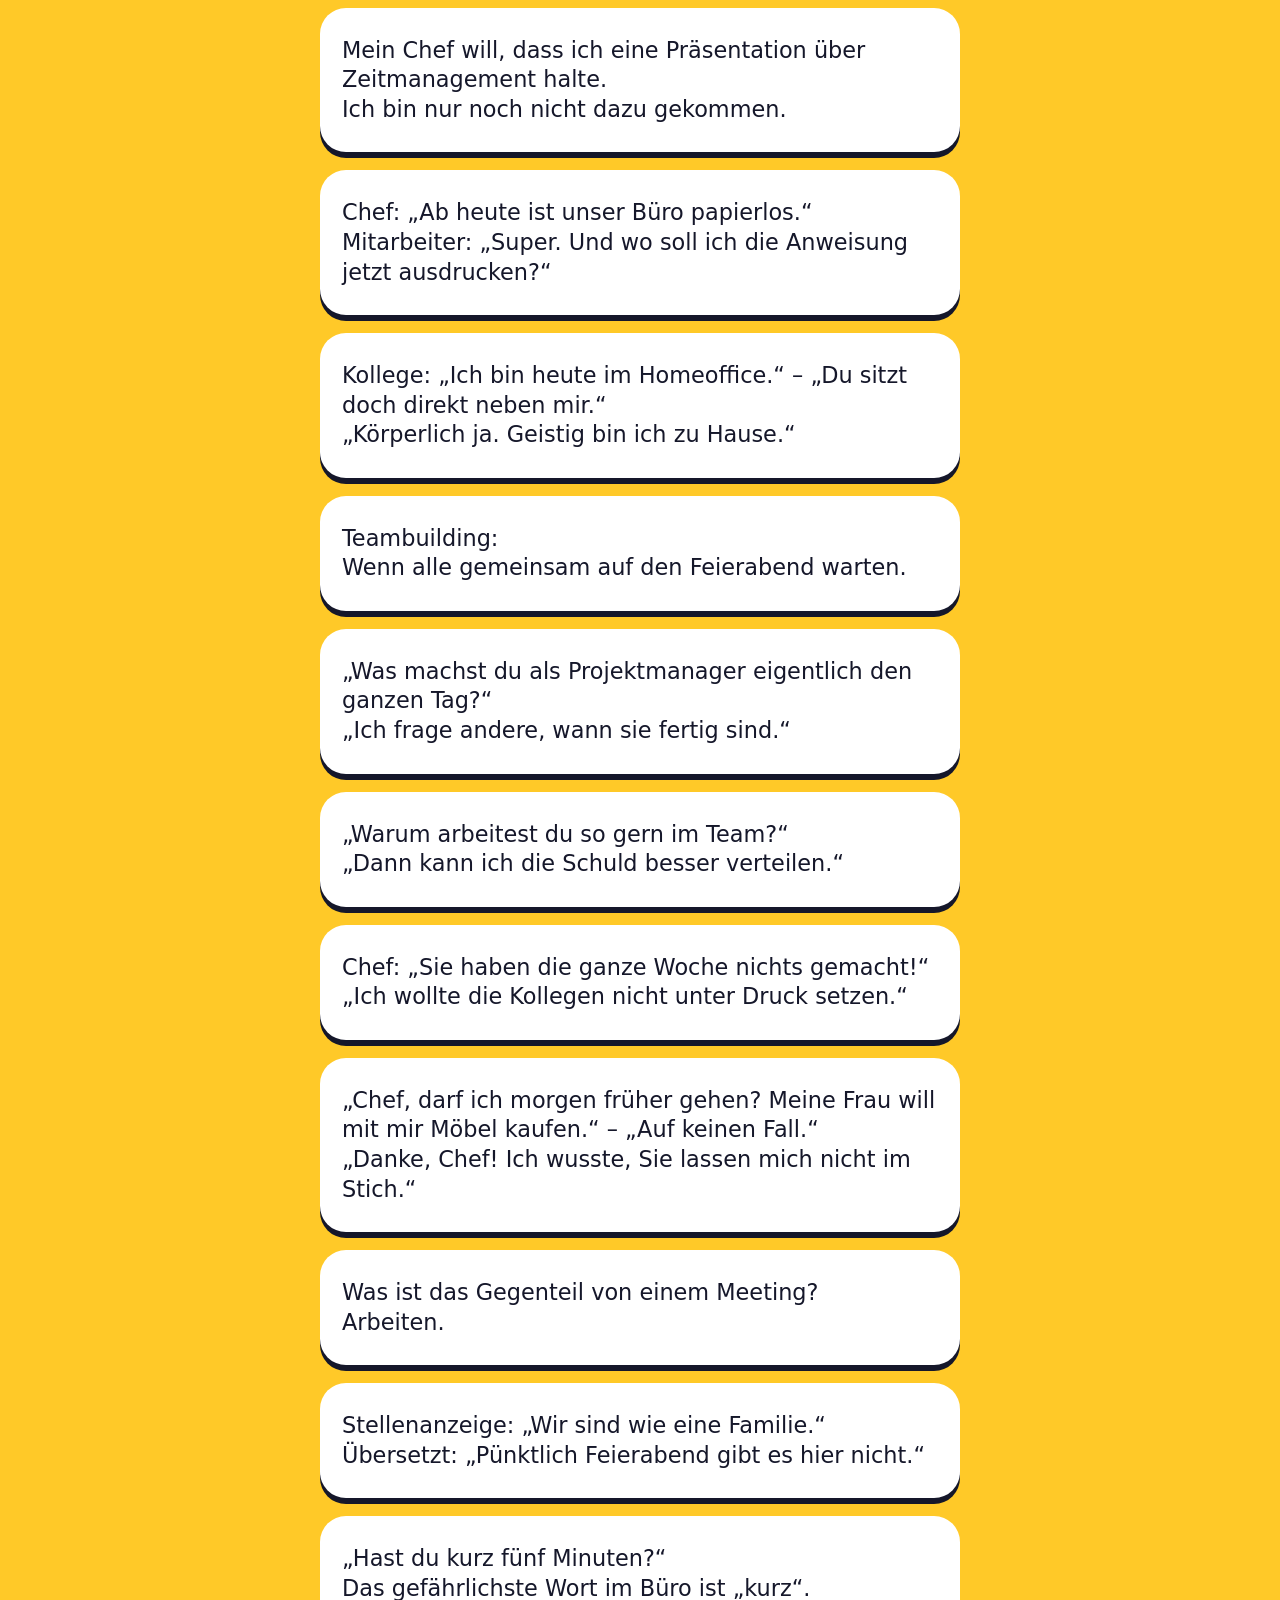
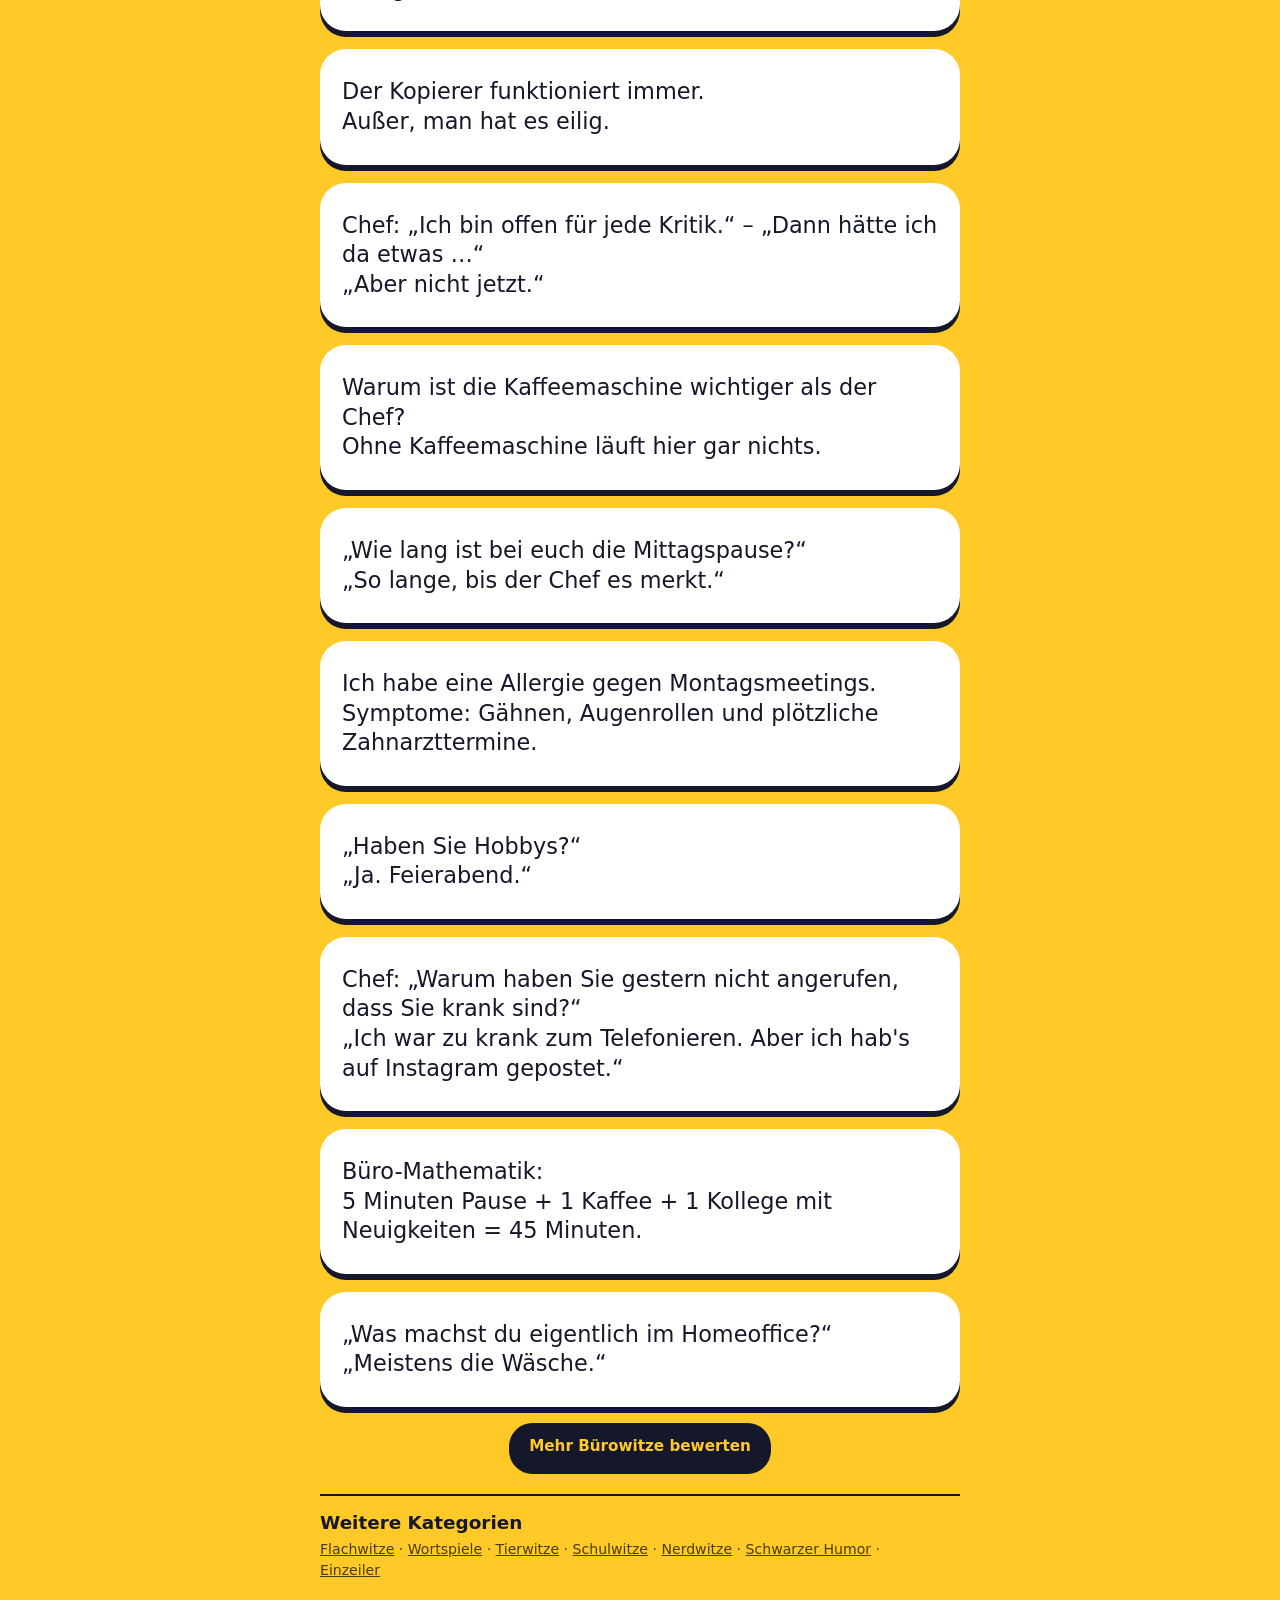
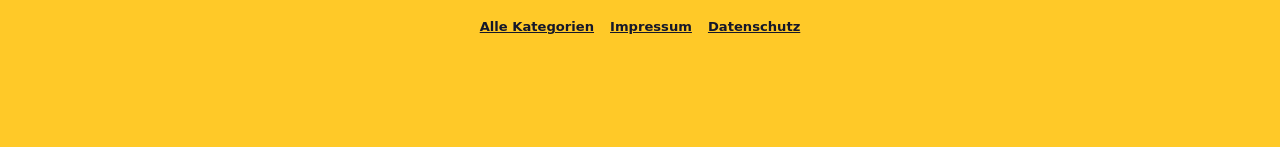
<file: witze/buero.html>
<!doctype html>
<html lang="de">
<head>
  <meta charset="utf-8">
  <meta name="viewport" content="width=device-width, initial-scale=1, viewport-fit=cover">
  <title>Die besten Bürowitze und Chef-Sprüche – Lachwerk</title>
  <meta name="description" content="Meetings, Montage und Chefs mit Glaswand: Bürowitze und Chef-Sprüche für die Kaffeeküche.">
  <link rel="canonical" href="https://lachwerk.github.io/witze/buero.html">
  <meta name="theme-color" content="#ffc928">
  <link rel="icon" href="../favicon.svg" type="image/svg+xml">
  <link rel="stylesheet" href="../style.css?v=10">
  <meta property="og:type" content="website">
  <meta property="og:title" content="Die besten Bürowitze und Chef-Sprüche – Lachwerk">
  <meta property="og:description" content="Meetings, Montage und Chefs mit Glaswand: Bürowitze und Chef-Sprüche für die Kaffeeküche.">
  <meta property="og:url" content="https://lachwerk.github.io/witze/buero.html">
  <meta property="og:image" content="https://lachwerk.github.io/og-image.png">
</head>
<body>
  <div class="wrap">
    <header><div class="bar"><a class="logo" href="../">Lach<span>werk</span></a><a class="who" href="../">Zur App</a></div></header>
    <main class="view">
      <div><h1>Die besten Bürowitze und Chef-Sprüche</h1><p class="muted on-y">Meetings, Montage und Chefs mit Glaswand: Bürowitze und Chef-Sprüche für die Kaffeeküche.</p></div>
      <a class="cta" href="../#/kategorie/buero"><span><strong>Live-Rangliste: Bürowitze</strong><br>Bewerte mit und sieh, welcher Witz heute vorn liegt. Ohne Anmeldung.</span><span class="arrow" aria-hidden="true">→</span></a>
      <div class="meta-row"><span>60 Bürowitze</span><span>Lachwerk-Sammlung</span></div>
      <ol class="list">
        <li class="card single"><div class="body"><p class="joke">Chef: „Sie kommen jeden Tag zu spät!“
Ich: „Dafür gehe ich auch früher.“</p></div></li>
        <li class="card single"><div class="body"><p class="joke">Meine Kaffeemaschine hat gekündigt.
Sie fühlt sich ausgepresst.</p></div></li>
        <li class="card single"><div class="body"><p class="joke">Chef: „Was ist Ihre größte Schwäche?“ – „Ehrlichkeit.“ – „Das ist doch keine Schwäche!“
„Ihre Meinung ist mir ehrlich gesagt egal.“</p></div></li>
        <li class="card single"><div class="body"><p class="joke">Kollege: „Ich habe mir vorgenommen, ab heute nichts mehr aufzuschieben.“ – „Und?“
„Fange ich morgen an.“</p></div></li>
        <li class="card single"><div class="body"><p class="joke">„Wie lange arbeiten Sie schon hier?“
„Seit mir der Chef mit Kündigung gedroht hat.“</p></div></li>
        <li class="card single"><div class="body"><p class="joke">Chef: „Wir müssen Kosten sparen.“
Mitarbeiter: „Dann streichen wir doch die Meetings, in denen wir übers Kostensparen reden.“</p></div></li>
        <li class="card single"><div class="body"><p class="joke">Was ist ein Meeting?
Ein Ort, an dem man Minuten protokolliert und Stunden verliert.</p></div></li>
        <li class="card single"><div class="body"><p class="joke">Mein Chef sagte: „Denken Sie mal außerhalb der Box.“
Jetzt sitze ich auf dem Flur.</p></div></li>
        <li class="card single"><div class="body"><p class="joke">„Wo sehen Sie sich in fünf Jahren?“
„Ehrlich gesagt sehe ich schon heute nicht ganz scharf.“</p></div></li>
        <li class="card single"><div class="body"><p class="joke">„Was können Sie besonders gut?“ – „Schnell rechnen.“ – „Was ist 37 mal 49?“ – „Zwölf.“ – „Das ist falsch!“
„Aber schnell.“</p></div></li>
        <li class="card single"><div class="body"><p class="joke">Chef: „Ab sofort gibt es Gleitzeit.“
Ich: „Super, dann gleite ich jetzt nach Hause.“</p></div></li>
        <li class="card single"><div class="body"><p class="joke">Montag ist der Tag, an dem der Kaffee härter arbeitet als ich.</p></div></li>
        <li class="card single"><div class="body"><p class="joke">Ich bin nicht faul.
Ich bin im Energiesparmodus.</p></div></li>
        <li class="card single"><div class="body"><p class="joke">Warum kam der Drucker zu spät zur Arbeit?
Papierstau.</p></div></li>
        <li class="card single"><div class="body"><p class="joke">Chef: „Warum waren Sie gestern nicht da?“ – „Mir ging es nicht gut.“ – „Und heute?“
„Auch nicht. Aber zu Hause ist das WLAN schlechter.“</p></div></li>
        <li class="card single"><div class="body"><p class="joke">E-Mail vom Chef: „Kurze Frage.“
Es folgen elf Absätze.</p></div></li>
        <li class="card single"><div class="body"><p class="joke">„Mit freundlichen Grüßen“ heißt im Büro übersetzt:
„Ich bin kurz davor zu explodieren.“</p></div></li>
        <li class="card single"><div class="body"><p class="joke">Homeoffice ist, wenn alle Kollegen plötzlich Katzen, Kinder und eine Zimmerpflanze haben, die unbedingt in die Kamera wollen.</p></div></li>
        <li class="card single"><div class="body"><p class="joke">Chef: „Sie sind schon wieder zu spät!“
„Sie haben doch gesagt, ich soll mir Zeit lassen.“</p></div></li>
        <li class="card single"><div class="body"><p class="joke">Was ist die beliebteste Sportart im Büro?
Aufschieben. Geht allein und im Team.</p></div></li>
        <li class="card single"><div class="body"><p class="joke">Personalchefin: „Wir suchen jemanden, der Verantwortung übernimmt.“
Bewerber: „Perfekt. In meinem alten Job war ich für jeden Fehler verantwortlich.“</p></div></li>
        <li class="card single"><div class="body"><p class="joke">„Chef, ich brauche mehr Gehalt. Drei Firmen sind hinter mir her.“ – „Welche denn?“
„Strom, Gas und Telefon.“</p></div></li>
        <li class="card single"><div class="body"><p class="joke">Ich habe mein Passwort in „falsch“ geändert.
Wenn ich es vergesse, sagt der Computer: „Ihr Passwort ist falsch.“</p></div></li>
        <li class="card single"><div class="body"><p class="joke">Ich arbeite super unter Druck.
Deshalb fange ich immer erst am letzten Tag an.</p></div></li>
        <li class="card single"><div class="body"><p class="joke">Chef: „Warum tragen Sie zwei verschiedene Socken?“
„Keine Ahnung, ich habe zu Hause noch so ein Paar.“</p></div></li>
        <li class="card single"><div class="body"><p class="joke">Bewerbungsgespräch: „Haben Sie Erfahrung mit Teamarbeit?“
„Ja, ich habe schon oft andere für mich arbeiten lassen.“</p></div></li>
        <li class="card single"><div class="body"><p class="joke">„Was sind Ihre Stärken?“ – „Ich bin sehr anpassungsfähig.“ – „Und Ihre Schwächen?“
„Welche hätten Sie denn gern?“</p></div></li>
        <li class="card single"><div class="body"><p class="joke">Chef: „Warum kommen Sie zu spät?“
„Ich habe von der Arbeit geträumt und wollte das Projekt noch fertig machen.“</p></div></li>
        <li class="card single"><div class="body"><p class="joke">„Wie viele Leute arbeiten in Ihrer Firma?“
„Ungefähr die Hälfte.“</p></div></li>
        <li class="card single"><div class="body"><p class="joke">„Ich war heute super produktiv!“ – „Was hast du geschafft?“
„Meine To-do-Liste geschrieben.“</p></div></li>
        <li class="card single"><div class="body"><p class="joke">„Ich habe zwei Stunden an einem Problem gesessen.“ – „Und?“
„Das Problem war, dass der Monitor aus war.“</p></div></li>
        <li class="card single"><div class="body"><p class="joke">Kollege: „Gehen wir in der Mittagspause joggen?“
„Ich mache schon Sport. Ich renne jeden Morgen dem Bus hinterher.“</p></div></li>
        <li class="card single"><div class="body"><p class="joke">Chef: „Sie sind schon wieder nicht an Ihrem Platz!“
„Ich arbeite gerade agil.“</p></div></li>
        <li class="card single"><div class="body"><p class="joke">E-Mail mit dem Betreff „WICHTIG!!!“
Inhalt: „Wer hat meinen Joghurt aus dem Kühlschrank genommen?“</p></div></li>
        <li class="card single"><div class="body"><p class="joke">Heute Morgen habe ich aus Versehen auf „Allen antworten“ geklickt.
Jetzt kennt mich die ganze Firma.</p></div></li>
        <li class="card single"><div class="body"><p class="joke">Personalchef: „Wir zahlen 1.500 Euro, nach einem halben Jahr 2.500.“
Bewerber: „Gut, dann komme ich in einem halben Jahr wieder.“</p></div></li>
        <li class="card single"><div class="body"><p class="joke">„Sind Sie mit Ihrem Gehalt zufrieden?“
„Mit dem Gehalt schon. Nur nicht mit der Höhe.“</p></div></li>
        <li class="card single"><div class="body"><p class="joke">Ich wurde in der Uhrenfabrik entlassen.
Angeblich habe ich zu viele Überstunden gemacht.</p></div></li>
        <li class="card single"><div class="body"><p class="joke">Ich habe in der Orangensaftfabrik gekündigt.
Ich konnte mich einfach nicht konzentrieren.</p></div></li>
        <li class="card single"><div class="body"><p class="joke">Ich habe beim Bäcker aufgehört.
Ich wollte mein Brot anders verdienen.</p></div></li>
        <li class="card single"><div class="body"><p class="joke">Mein Chef will, dass ich eine Präsentation über Zeitmanagement halte.
Ich bin nur noch nicht dazu gekommen.</p></div></li>
        <li class="card single"><div class="body"><p class="joke">Chef: „Ab heute ist unser Büro papierlos.“
Mitarbeiter: „Super. Und wo soll ich die Anweisung jetzt ausdrucken?“</p></div></li>
        <li class="card single"><div class="body"><p class="joke">Kollege: „Ich bin heute im Homeoffice.“ – „Du sitzt doch direkt neben mir.“
„Körperlich ja. Geistig bin ich zu Hause.“</p></div></li>
        <li class="card single"><div class="body"><p class="joke">Teambuilding:
Wenn alle gemeinsam auf den Feierabend warten.</p></div></li>
        <li class="card single"><div class="body"><p class="joke">„Was machst du als Projektmanager eigentlich den ganzen Tag?“
„Ich frage andere, wann sie fertig sind.“</p></div></li>
        <li class="card single"><div class="body"><p class="joke">„Warum arbeitest du so gern im Team?“
„Dann kann ich die Schuld besser verteilen.“</p></div></li>
        <li class="card single"><div class="body"><p class="joke">Chef: „Sie haben die ganze Woche nichts gemacht!“
„Ich wollte die Kollegen nicht unter Druck setzen.“</p></div></li>
        <li class="card single"><div class="body"><p class="joke">„Chef, darf ich morgen früher gehen? Meine Frau will mit mir Möbel kaufen.“ – „Auf keinen Fall.“
„Danke, Chef! Ich wusste, Sie lassen mich nicht im Stich.“</p></div></li>
        <li class="card single"><div class="body"><p class="joke">Was ist das Gegenteil von einem Meeting?
Arbeiten.</p></div></li>
        <li class="card single"><div class="body"><p class="joke">Stellenanzeige: „Wir sind wie eine Familie.“
Übersetzt: „Pünktlich Feierabend gibt es hier nicht.“</p></div></li>
        <li class="card single"><div class="body"><p class="joke">„Hast du kurz fünf Minuten?“
Das gefährlichste Wort im Büro ist „kurz“.</p></div></li>
        <li class="card single"><div class="body"><p class="joke">Der Kopierer funktioniert immer.
Außer, man hat es eilig.</p></div></li>
        <li class="card single"><div class="body"><p class="joke">Chef: „Ich bin offen für jede Kritik.“ – „Dann hätte ich da etwas …“
„Aber nicht jetzt.“</p></div></li>
        <li class="card single"><div class="body"><p class="joke">Warum ist die Kaffeemaschine wichtiger als der Chef?
Ohne Kaffeemaschine läuft hier gar nichts.</p></div></li>
        <li class="card single"><div class="body"><p class="joke">„Wie lang ist bei euch die Mittagspause?“
„So lange, bis der Chef es merkt.“</p></div></li>
        <li class="card single"><div class="body"><p class="joke">Ich habe eine Allergie gegen Montagsmeetings.
Symptome: Gähnen, Augenrollen und plötzliche Zahnarzttermine.</p></div></li>
        <li class="card single"><div class="body"><p class="joke">„Haben Sie Hobbys?“
„Ja. Feierabend.“</p></div></li>
        <li class="card single"><div class="body"><p class="joke">Chef: „Warum haben Sie gestern nicht angerufen, dass Sie krank sind?“
„Ich war zu krank zum Telefonieren. Aber ich hab&#x27;s auf Instagram gepostet.“</p></div></li>
        <li class="card single"><div class="body"><p class="joke">Büro-Mathematik:
5 Minuten Pause + 1 Kaffee + 1 Kollege mit Neuigkeiten = 45 Minuten.</p></div></li>
        <li class="card single"><div class="body"><p class="joke">„Was machst du eigentlich im Homeoffice?“
„Meistens die Wäsche.“</p></div></li>
      </ol>
      <a class="btn" href="../#/kategorie/buero" style="justify-self:center">Mehr Bürowitze bewerten</a>
      <section class="how"><h2>Weitere Kategorien</h2><p><a href="flachwitze.html">Flachwitze</a> · <a href="wortspiele.html">Wortspiele</a> · <a href="tiere.html">Tierwitze</a> · <a href="schule.html">Schulwitze</a> · <a href="nerd.html">Nerdwitze</a> · <a href="schwarz.html">Schwarzer Humor</a> · <a href="einzeiler.html">Einzeiler</a></p></section>
    </main>
    <footer><nav><a href="./">Alle Kategorien</a><a href="../impressum.html">Impressum</a><a href="../datenschutz.html">Datenschutz</a></nav></footer>
  </div>
</body>
</html>
</file>
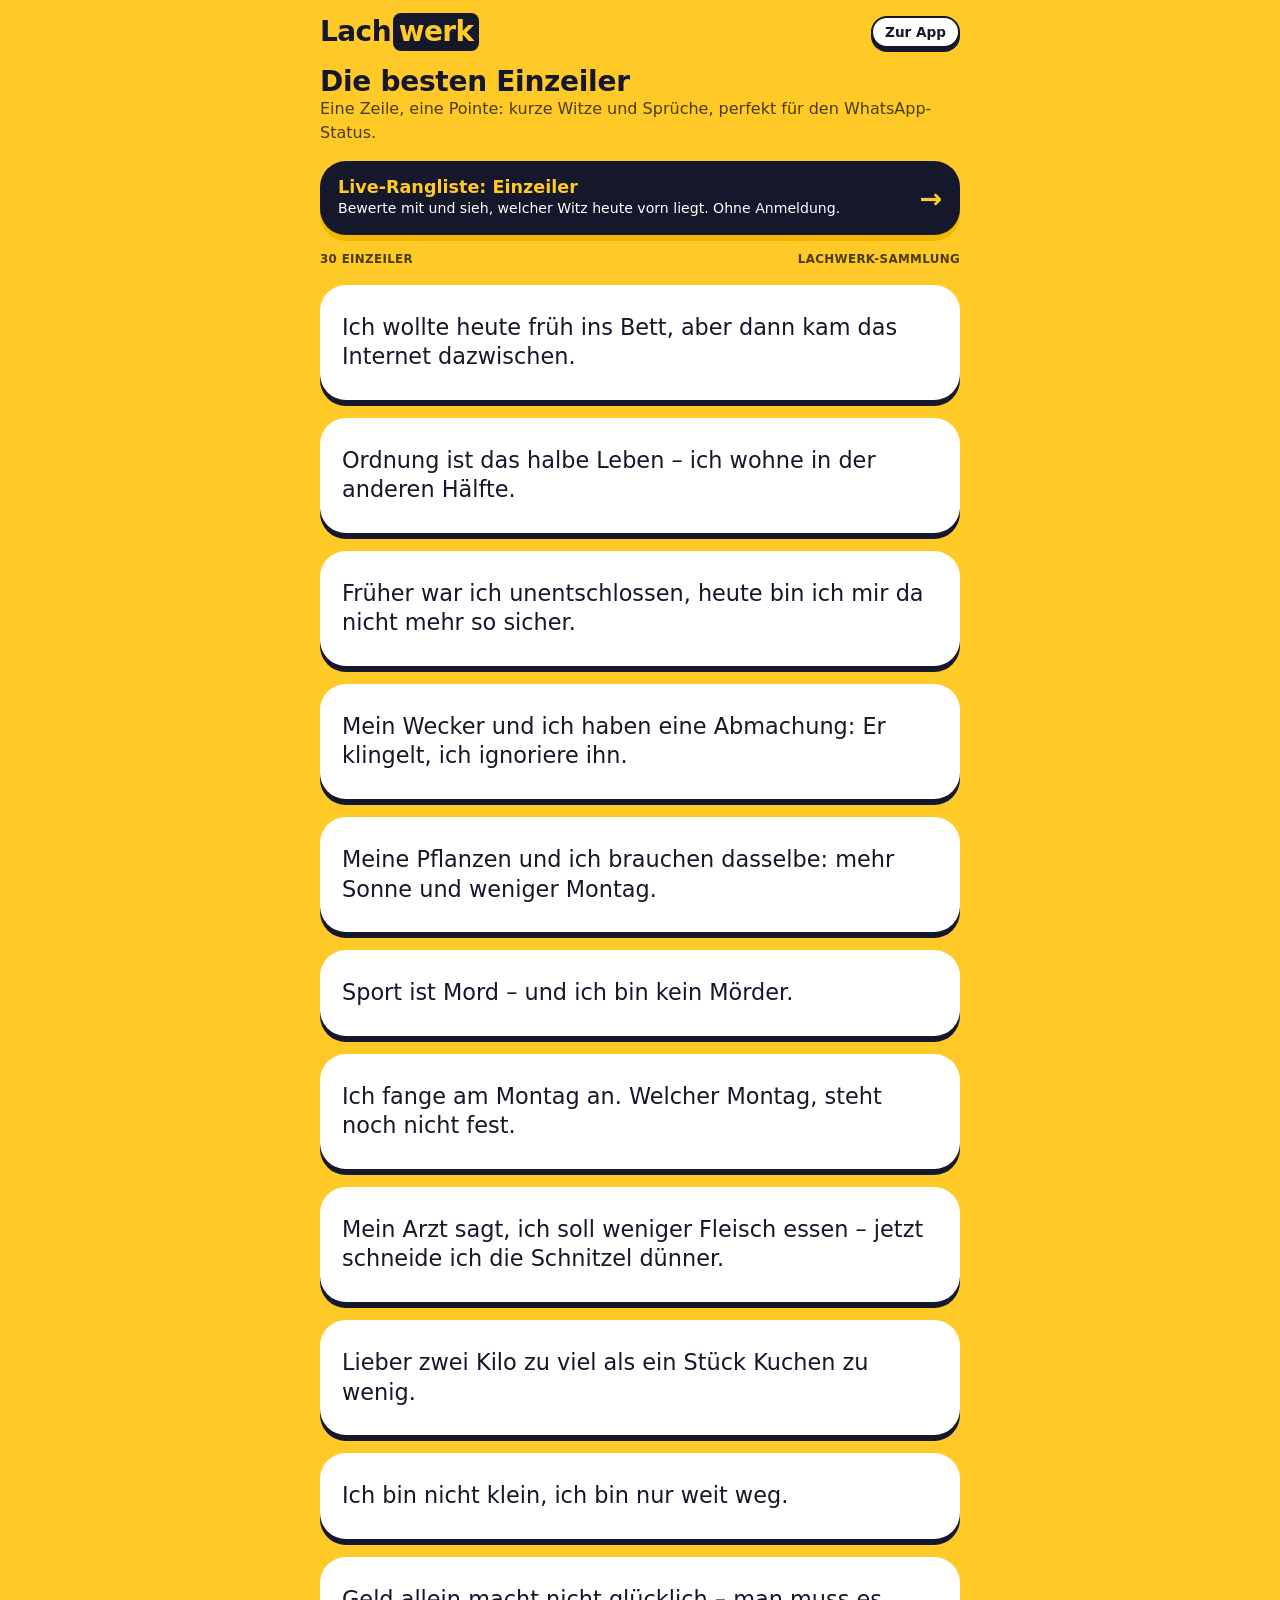
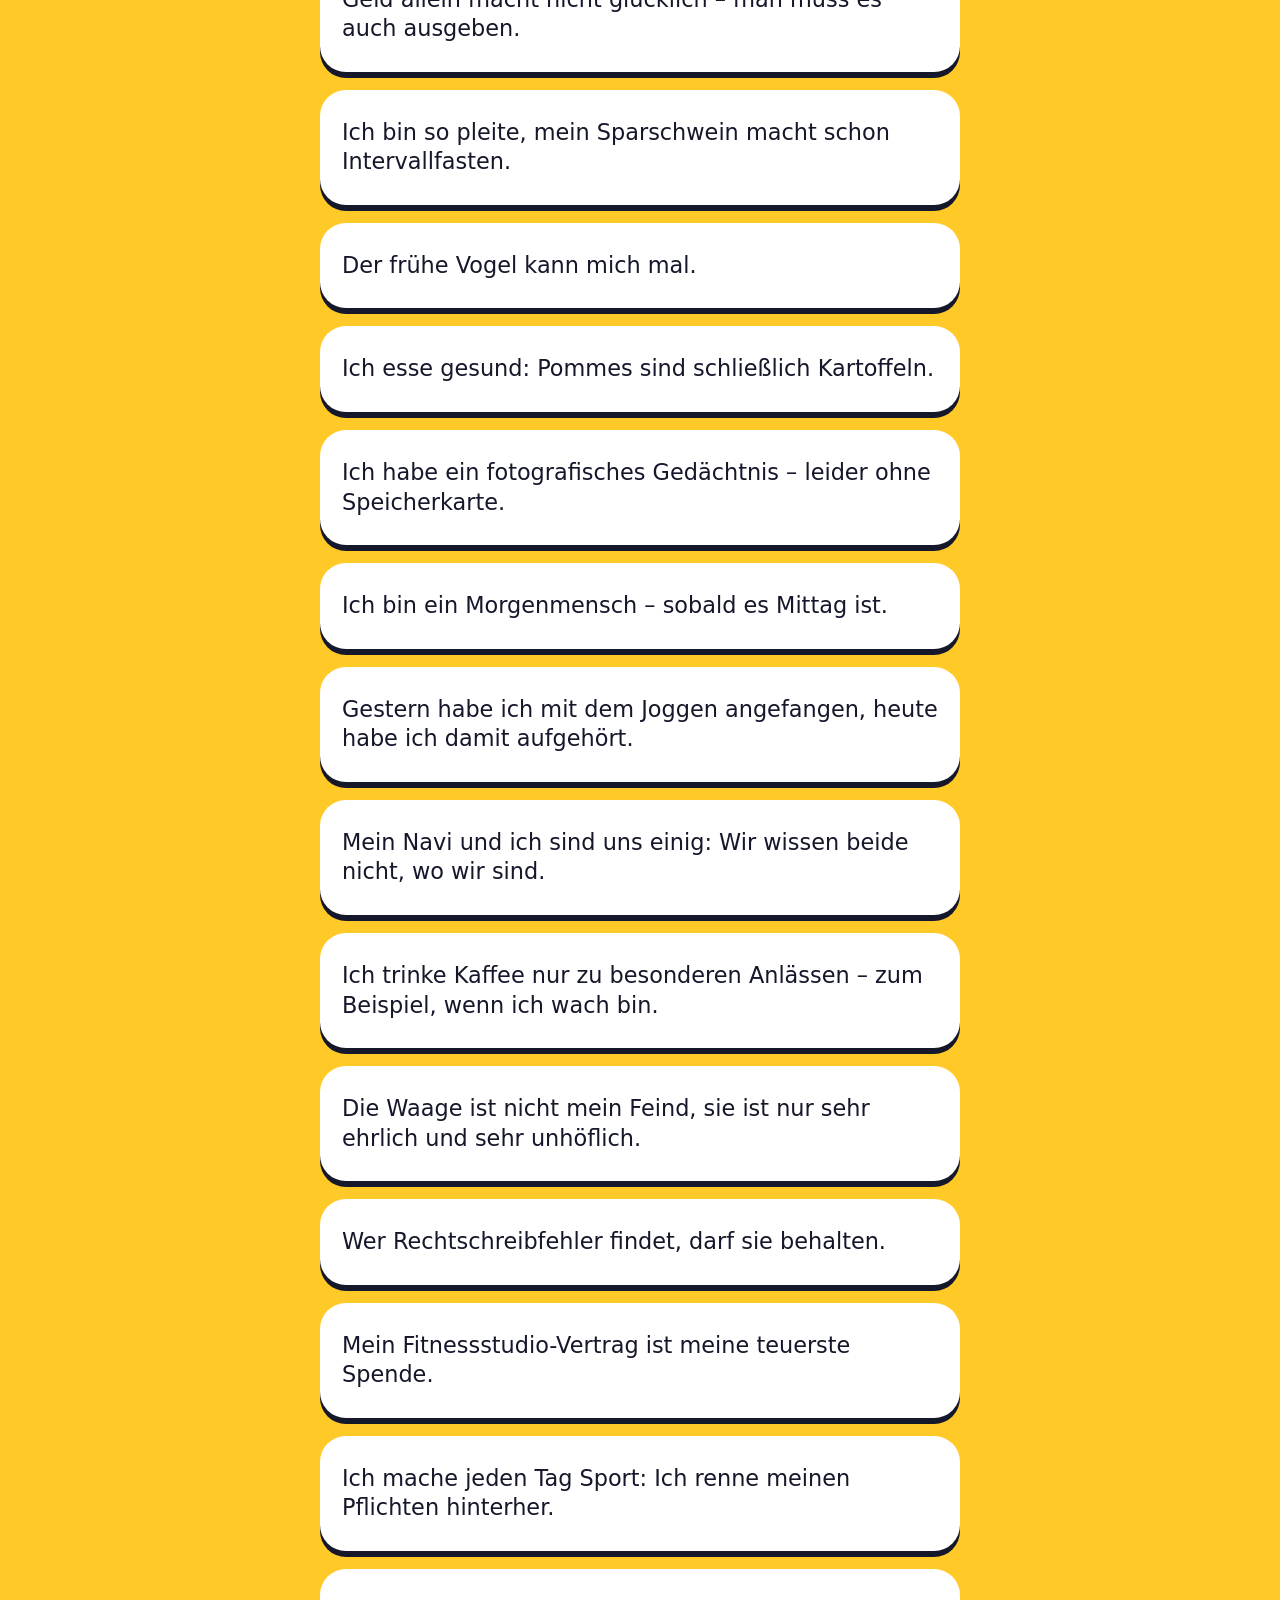
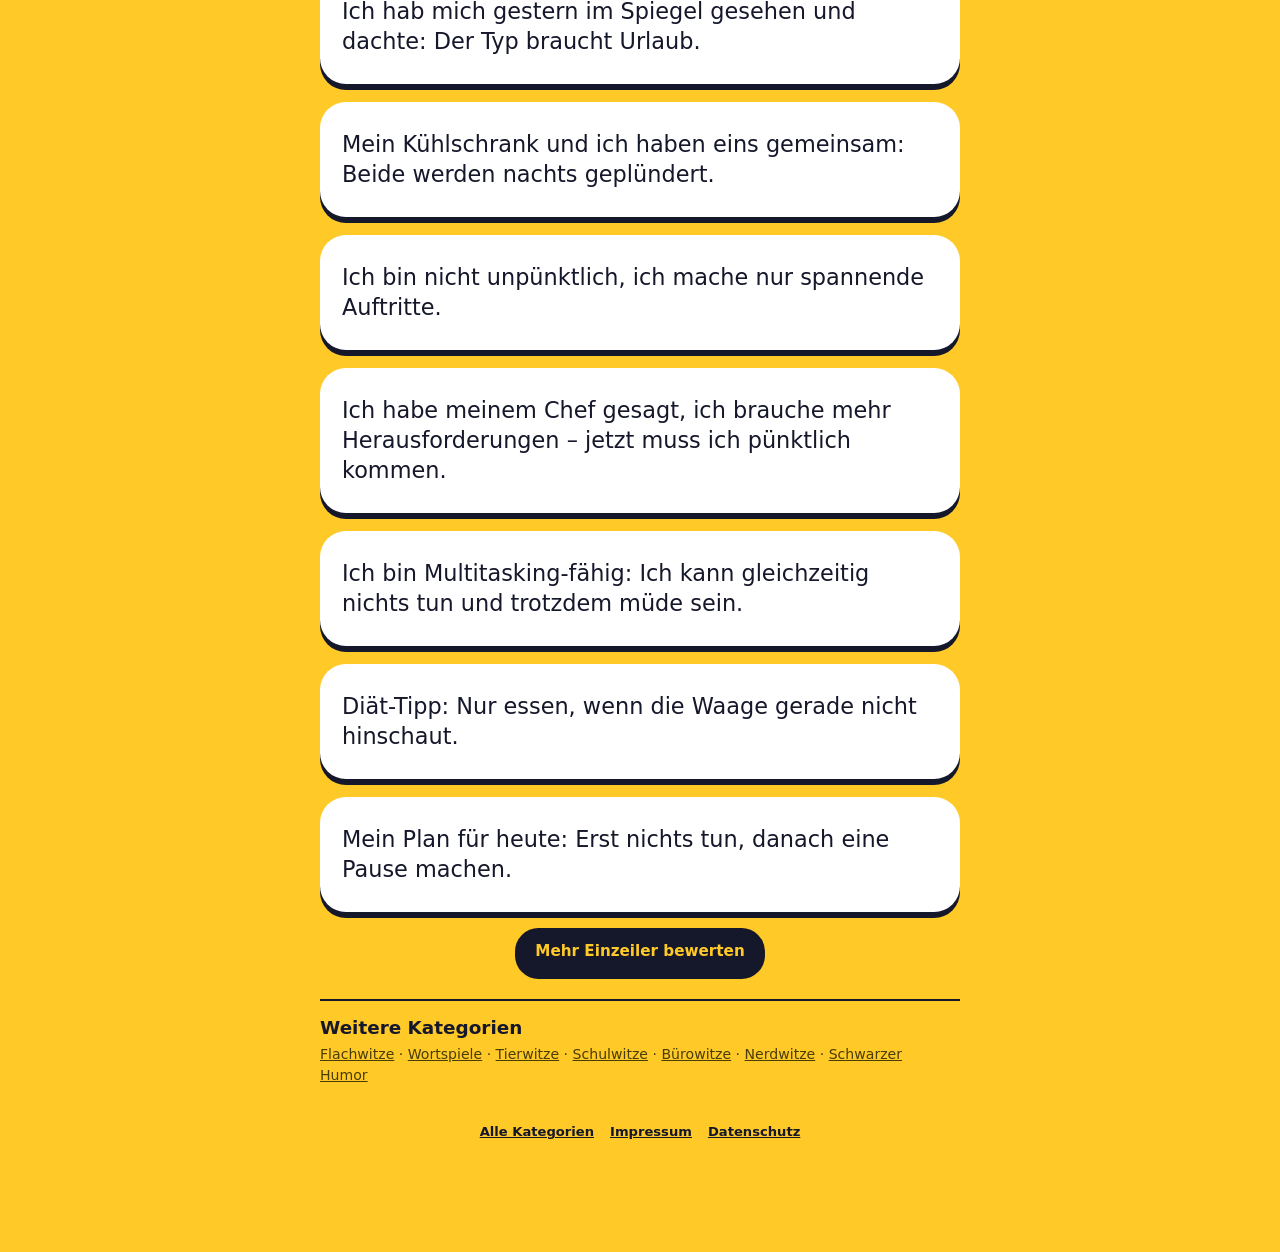
<file: witze/einzeiler.html>
<!doctype html>
<html lang="de">
<head>
  <meta charset="utf-8">
  <meta name="viewport" content="width=device-width, initial-scale=1, viewport-fit=cover">
  <title>Die besten Einzeiler – Lachwerk</title>
  <meta name="description" content="Eine Zeile, eine Pointe: kurze Witze und Sprüche, perfekt für den WhatsApp-Status.">
  <link rel="canonical" href="https://lachwerk.github.io/witze/einzeiler.html">
  <meta name="theme-color" content="#ffc928">
  <link rel="icon" href="../favicon.svg" type="image/svg+xml">
  <link rel="stylesheet" href="../style.css?v=10">
  <meta property="og:type" content="website">
  <meta property="og:title" content="Die besten Einzeiler – Lachwerk">
  <meta property="og:description" content="Eine Zeile, eine Pointe: kurze Witze und Sprüche, perfekt für den WhatsApp-Status.">
  <meta property="og:url" content="https://lachwerk.github.io/witze/einzeiler.html">
  <meta property="og:image" content="https://lachwerk.github.io/og-image.png">
</head>
<body>
  <div class="wrap">
    <header><div class="bar"><a class="logo" href="../">Lach<span>werk</span></a><a class="who" href="../">Zur App</a></div></header>
    <main class="view">
      <div><h1>Die besten Einzeiler</h1><p class="muted on-y">Eine Zeile, eine Pointe: kurze Witze und Sprüche, perfekt für den WhatsApp-Status.</p></div>
      <a class="cta" href="../#/kategorie/einzeiler"><span><strong>Live-Rangliste: Einzeiler</strong><br>Bewerte mit und sieh, welcher Witz heute vorn liegt. Ohne Anmeldung.</span><span class="arrow" aria-hidden="true">→</span></a>
      <div class="meta-row"><span>30 Einzeiler</span><span>Lachwerk-Sammlung</span></div>
      <ol class="list">
        <li class="card single"><div class="body"><p class="joke">Ich wollte heute früh ins Bett, aber dann kam das Internet dazwischen.</p></div></li>
        <li class="card single"><div class="body"><p class="joke">Ordnung ist das halbe Leben – ich wohne in der anderen Hälfte.</p></div></li>
        <li class="card single"><div class="body"><p class="joke">Früher war ich unentschlossen, heute bin ich mir da nicht mehr so sicher.</p></div></li>
        <li class="card single"><div class="body"><p class="joke">Mein Wecker und ich haben eine Abmachung: Er klingelt, ich ignoriere ihn.</p></div></li>
        <li class="card single"><div class="body"><p class="joke">Meine Pflanzen und ich brauchen dasselbe: mehr Sonne und weniger Montag.</p></div></li>
        <li class="card single"><div class="body"><p class="joke">Sport ist Mord – und ich bin kein Mörder.</p></div></li>
        <li class="card single"><div class="body"><p class="joke">Ich fange am Montag an. Welcher Montag, steht noch nicht fest.</p></div></li>
        <li class="card single"><div class="body"><p class="joke">Mein Arzt sagt, ich soll weniger Fleisch essen – jetzt schneide ich die Schnitzel dünner.</p></div></li>
        <li class="card single"><div class="body"><p class="joke">Lieber zwei Kilo zu viel als ein Stück Kuchen zu wenig.</p></div></li>
        <li class="card single"><div class="body"><p class="joke">Ich bin nicht klein, ich bin nur weit weg.</p></div></li>
        <li class="card single"><div class="body"><p class="joke">Geld allein macht nicht glücklich – man muss es auch ausgeben.</p></div></li>
        <li class="card single"><div class="body"><p class="joke">Ich bin so pleite, mein Sparschwein macht schon Intervallfasten.</p></div></li>
        <li class="card single"><div class="body"><p class="joke">Der frühe Vogel kann mich mal.</p></div></li>
        <li class="card single"><div class="body"><p class="joke">Ich esse gesund: Pommes sind schließlich Kartoffeln.</p></div></li>
        <li class="card single"><div class="body"><p class="joke">Ich habe ein fotografisches Gedächtnis – leider ohne Speicherkarte.</p></div></li>
        <li class="card single"><div class="body"><p class="joke">Ich bin ein Morgenmensch – sobald es Mittag ist.</p></div></li>
        <li class="card single"><div class="body"><p class="joke">Gestern habe ich mit dem Joggen angefangen, heute habe ich damit aufgehört.</p></div></li>
        <li class="card single"><div class="body"><p class="joke">Mein Navi und ich sind uns einig: Wir wissen beide nicht, wo wir sind.</p></div></li>
        <li class="card single"><div class="body"><p class="joke">Ich trinke Kaffee nur zu besonderen Anlässen – zum Beispiel, wenn ich wach bin.</p></div></li>
        <li class="card single"><div class="body"><p class="joke">Die Waage ist nicht mein Feind, sie ist nur sehr ehrlich und sehr unhöflich.</p></div></li>
        <li class="card single"><div class="body"><p class="joke">Wer Rechtschreibfehler findet, darf sie behalten.</p></div></li>
        <li class="card single"><div class="body"><p class="joke">Mein Fitnessstudio-Vertrag ist meine teuerste Spende.</p></div></li>
        <li class="card single"><div class="body"><p class="joke">Ich mache jeden Tag Sport: Ich renne meinen Pflichten hinterher.</p></div></li>
        <li class="card single"><div class="body"><p class="joke">Ich hab mich gestern im Spiegel gesehen und dachte: Der Typ braucht Urlaub.</p></div></li>
        <li class="card single"><div class="body"><p class="joke">Mein Kühlschrank und ich haben eins gemeinsam: Beide werden nachts geplündert.</p></div></li>
        <li class="card single"><div class="body"><p class="joke">Ich bin nicht unpünktlich, ich mache nur spannende Auftritte.</p></div></li>
        <li class="card single"><div class="body"><p class="joke">Ich habe meinem Chef gesagt, ich brauche mehr Herausforderungen – jetzt muss ich pünktlich kommen.</p></div></li>
        <li class="card single"><div class="body"><p class="joke">Ich bin Multitasking-fähig: Ich kann gleichzeitig nichts tun und trotzdem müde sein.</p></div></li>
        <li class="card single"><div class="body"><p class="joke">Diät-Tipp: Nur essen, wenn die Waage gerade nicht hinschaut.</p></div></li>
        <li class="card single"><div class="body"><p class="joke">Mein Plan für heute: Erst nichts tun, danach eine Pause machen.</p></div></li>
      </ol>
      <a class="btn" href="../#/kategorie/einzeiler" style="justify-self:center">Mehr Einzeiler bewerten</a>
      <section class="how"><h2>Weitere Kategorien</h2><p><a href="flachwitze.html">Flachwitze</a> · <a href="wortspiele.html">Wortspiele</a> · <a href="tiere.html">Tierwitze</a> · <a href="schule.html">Schulwitze</a> · <a href="buero.html">Bürowitze</a> · <a href="nerd.html">Nerdwitze</a> · <a href="schwarz.html">Schwarzer Humor</a></p></section>
    </main>
    <footer><nav><a href="./">Alle Kategorien</a><a href="../impressum.html">Impressum</a><a href="../datenschutz.html">Datenschutz</a></nav></footer>
  </div>
</body>
</html>
</file>
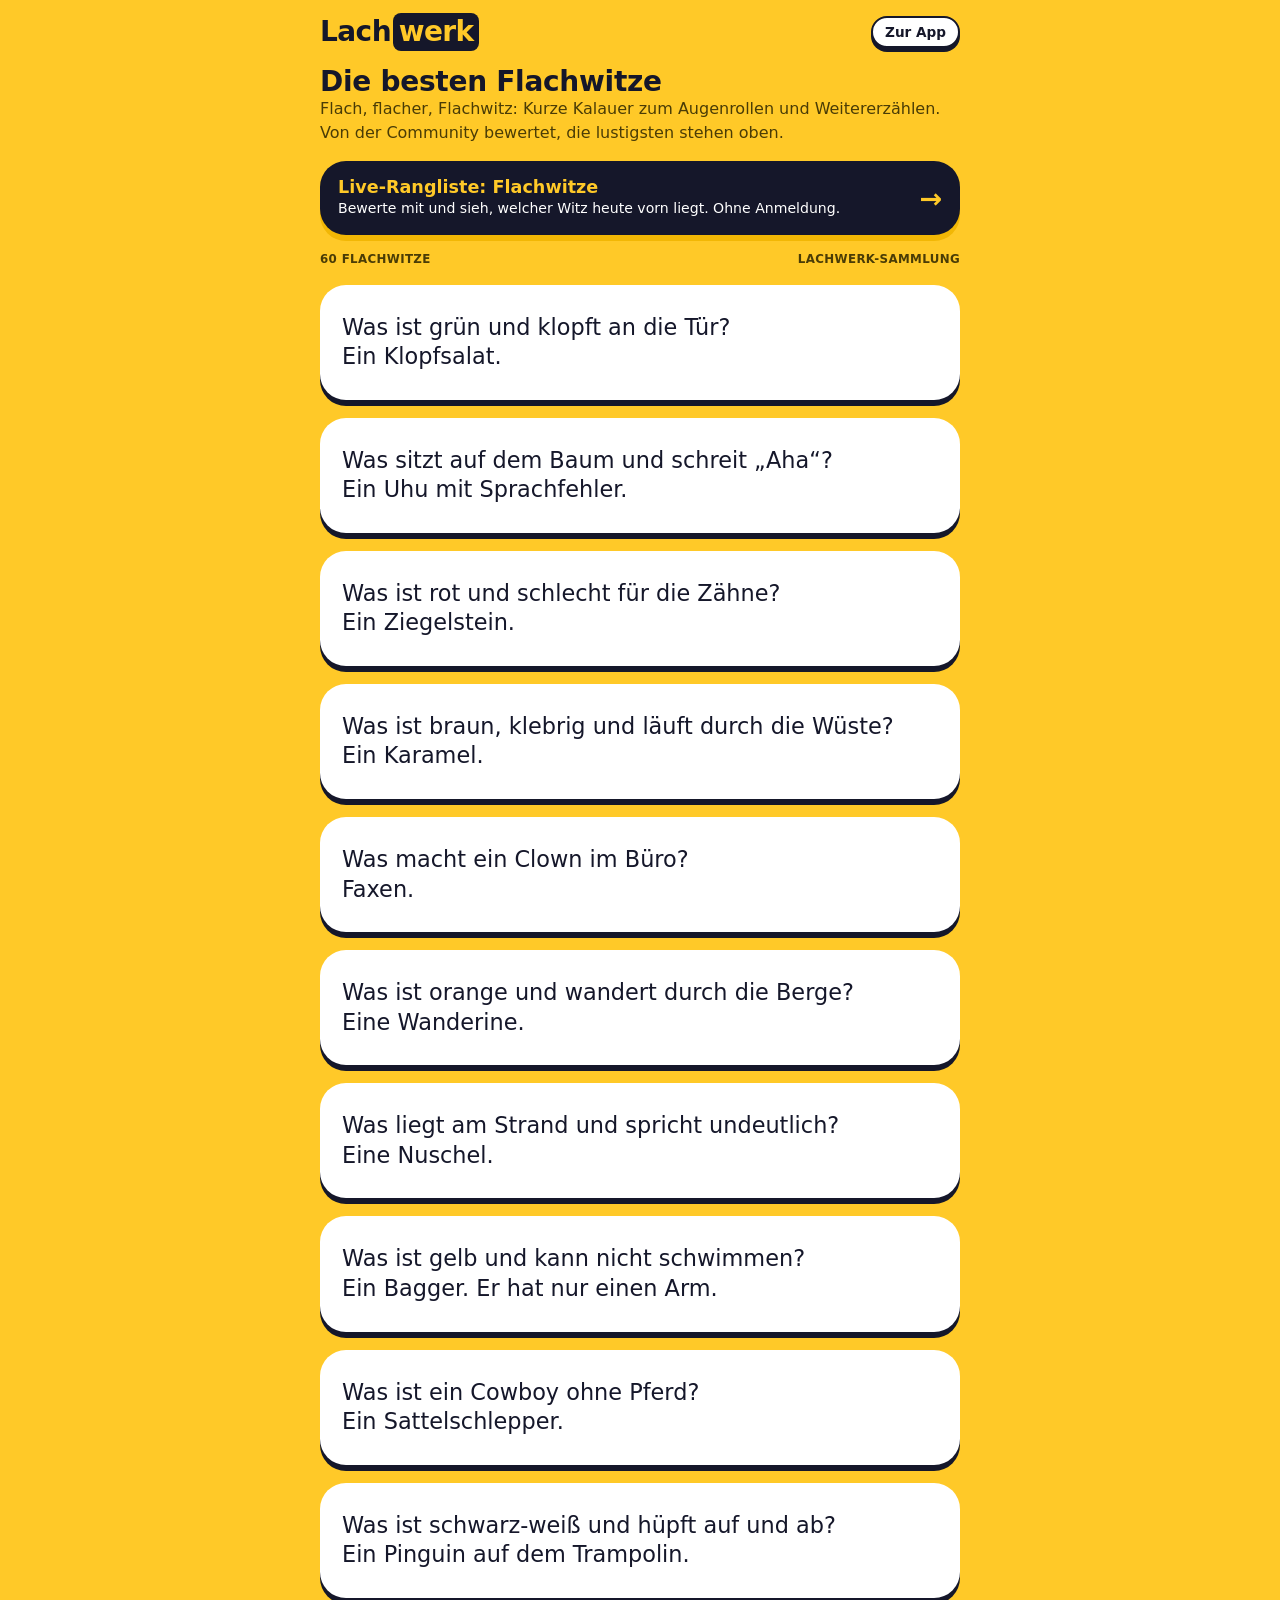
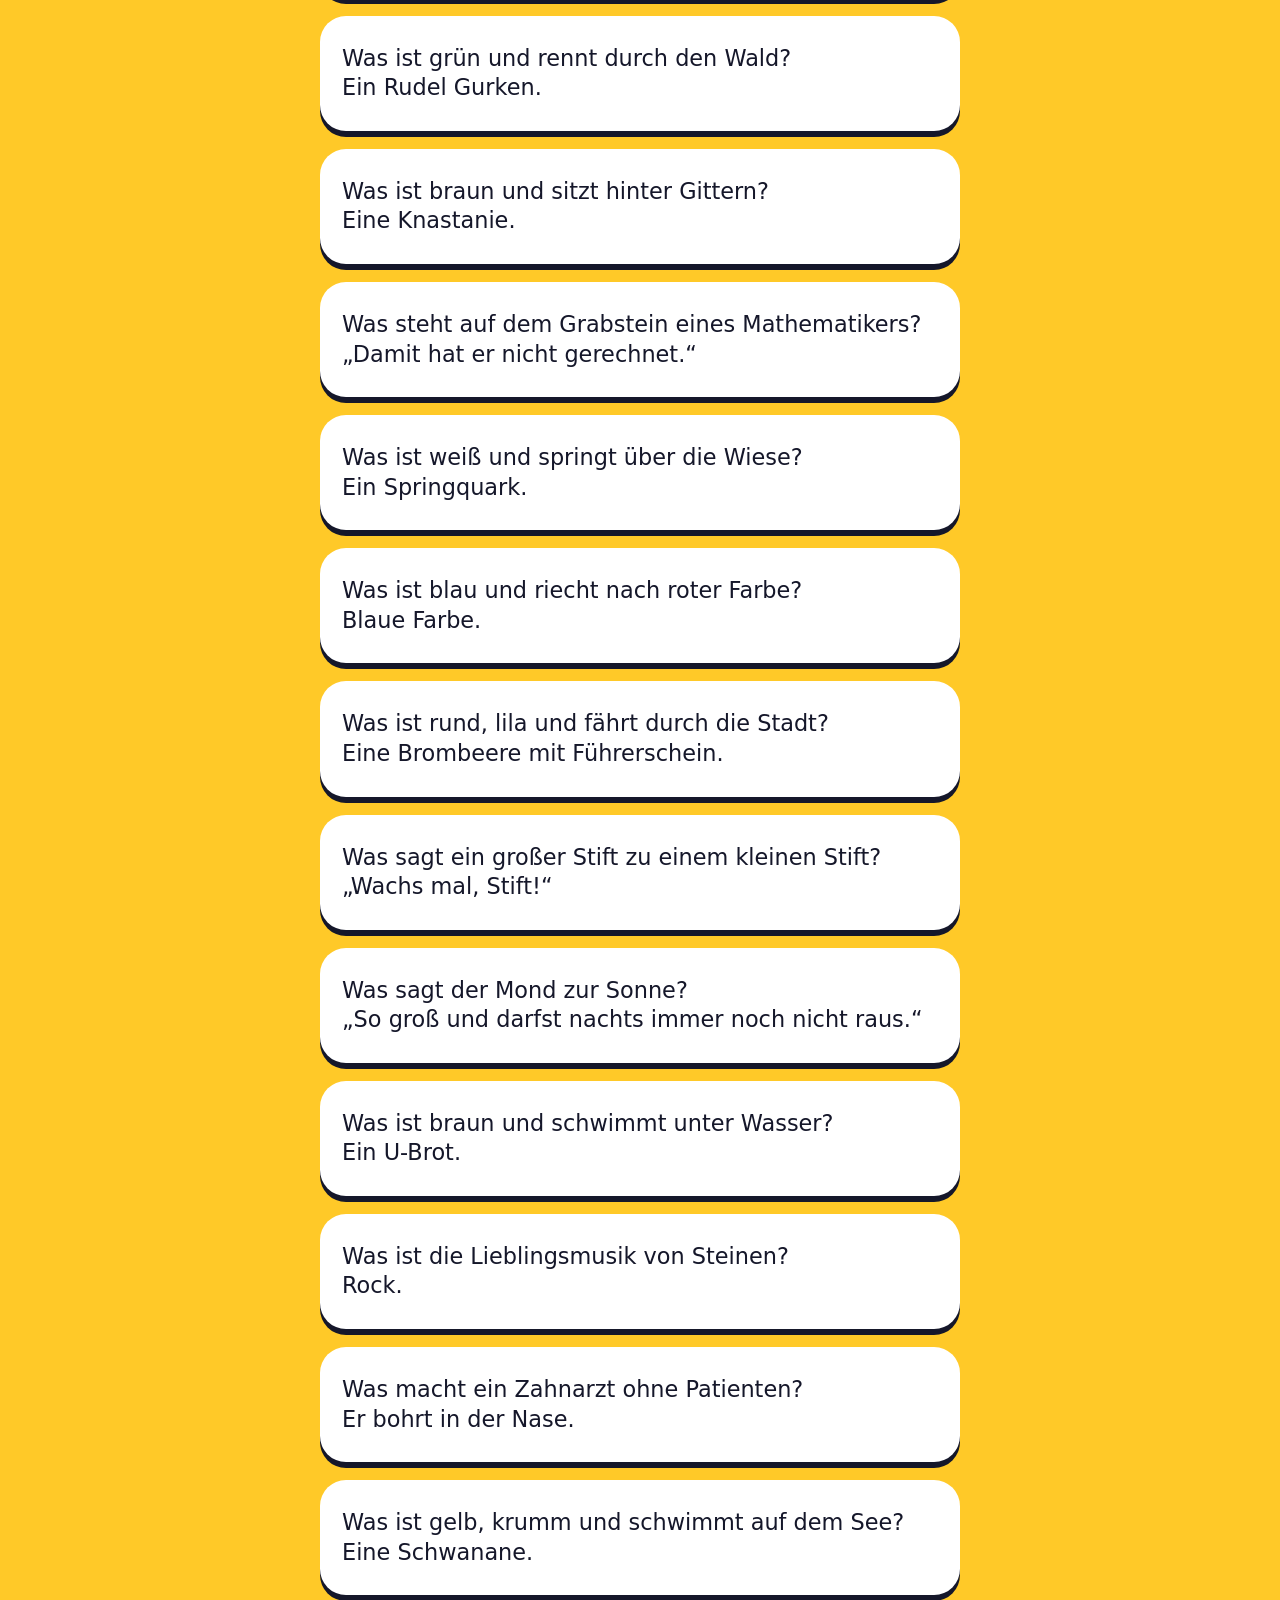
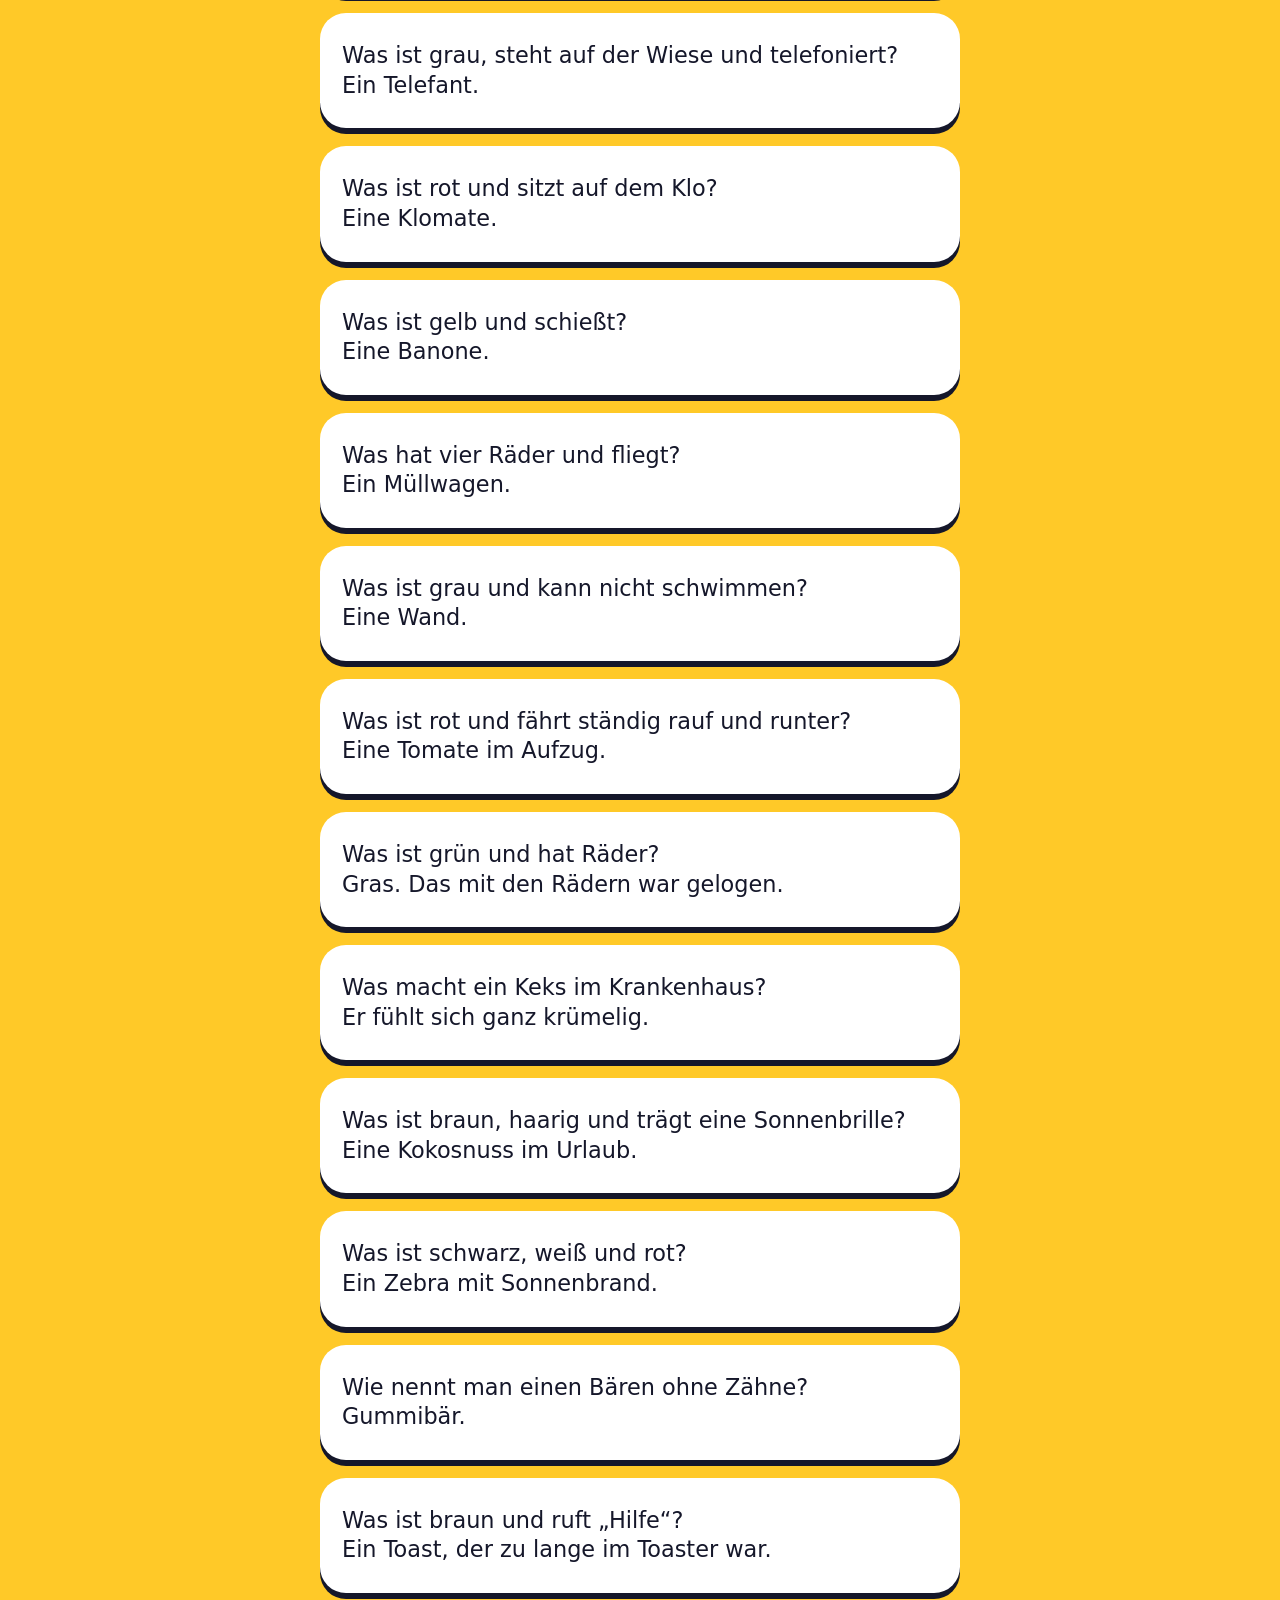
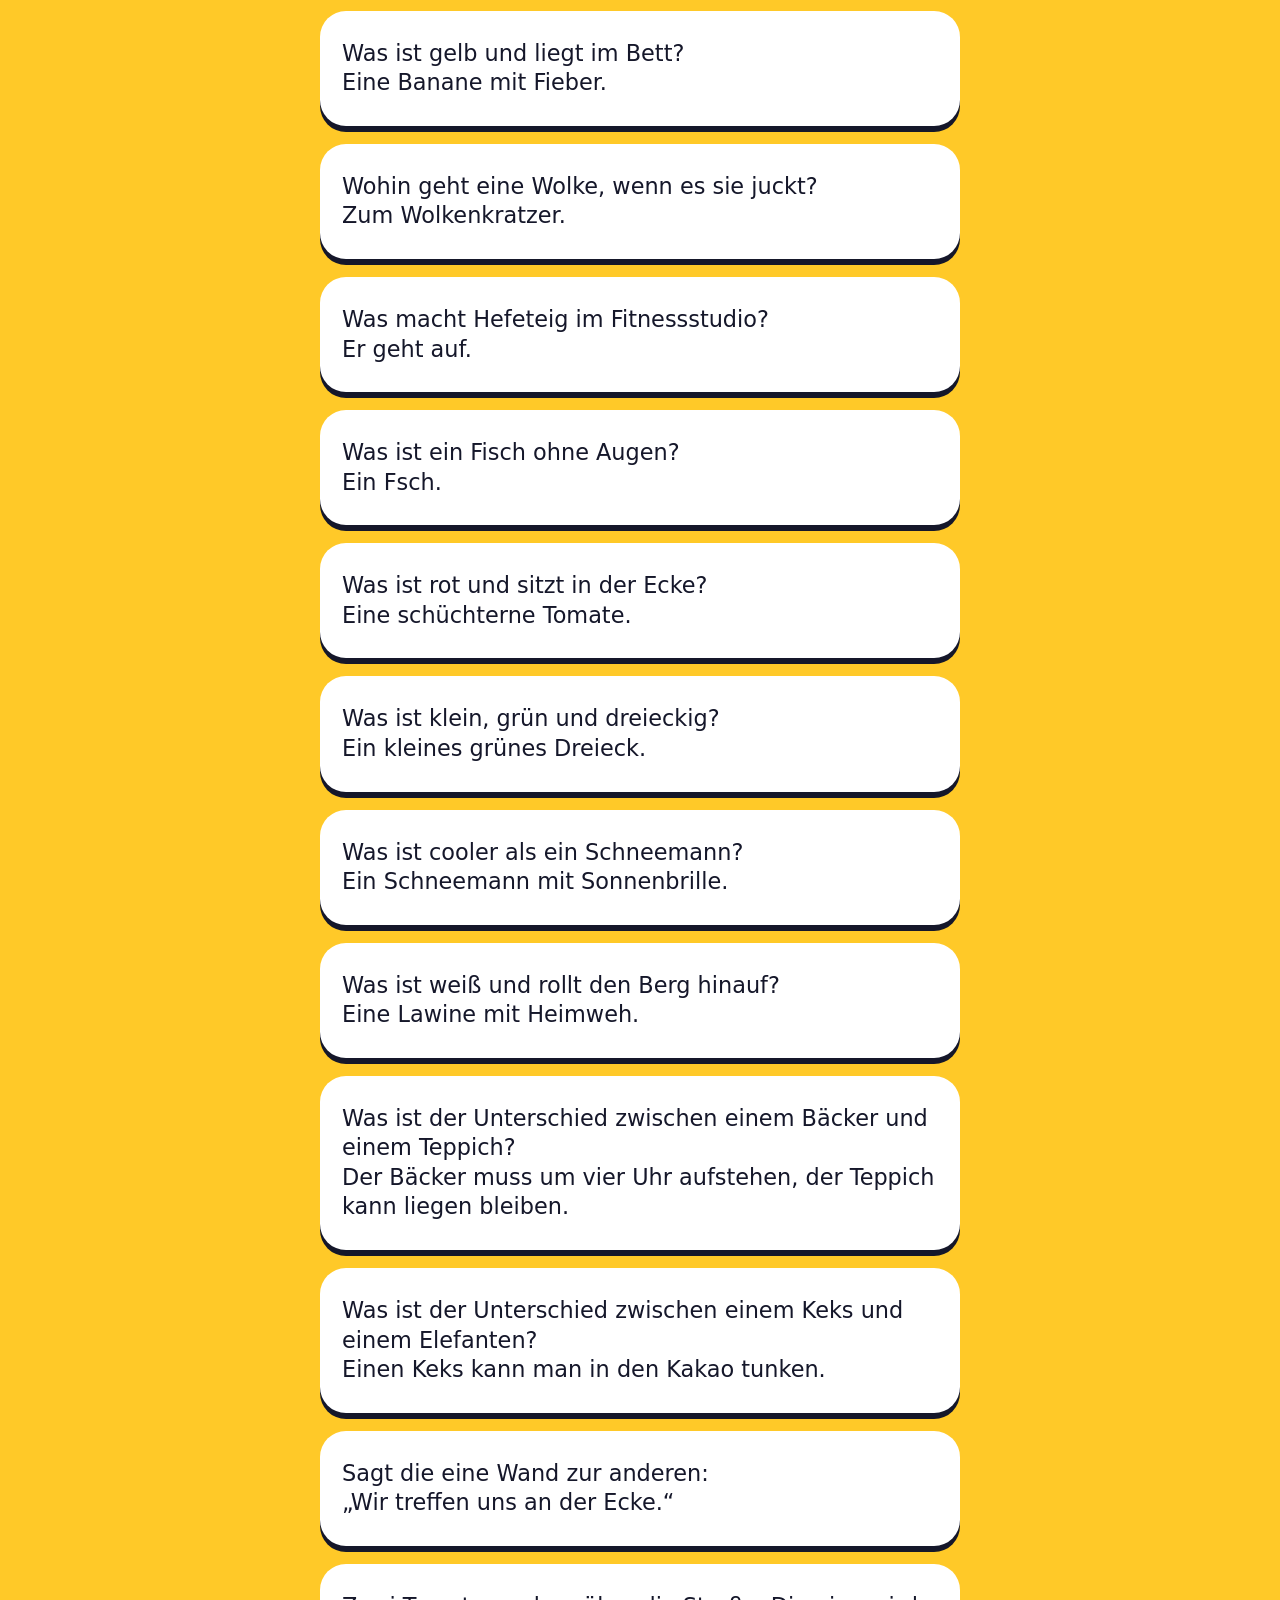
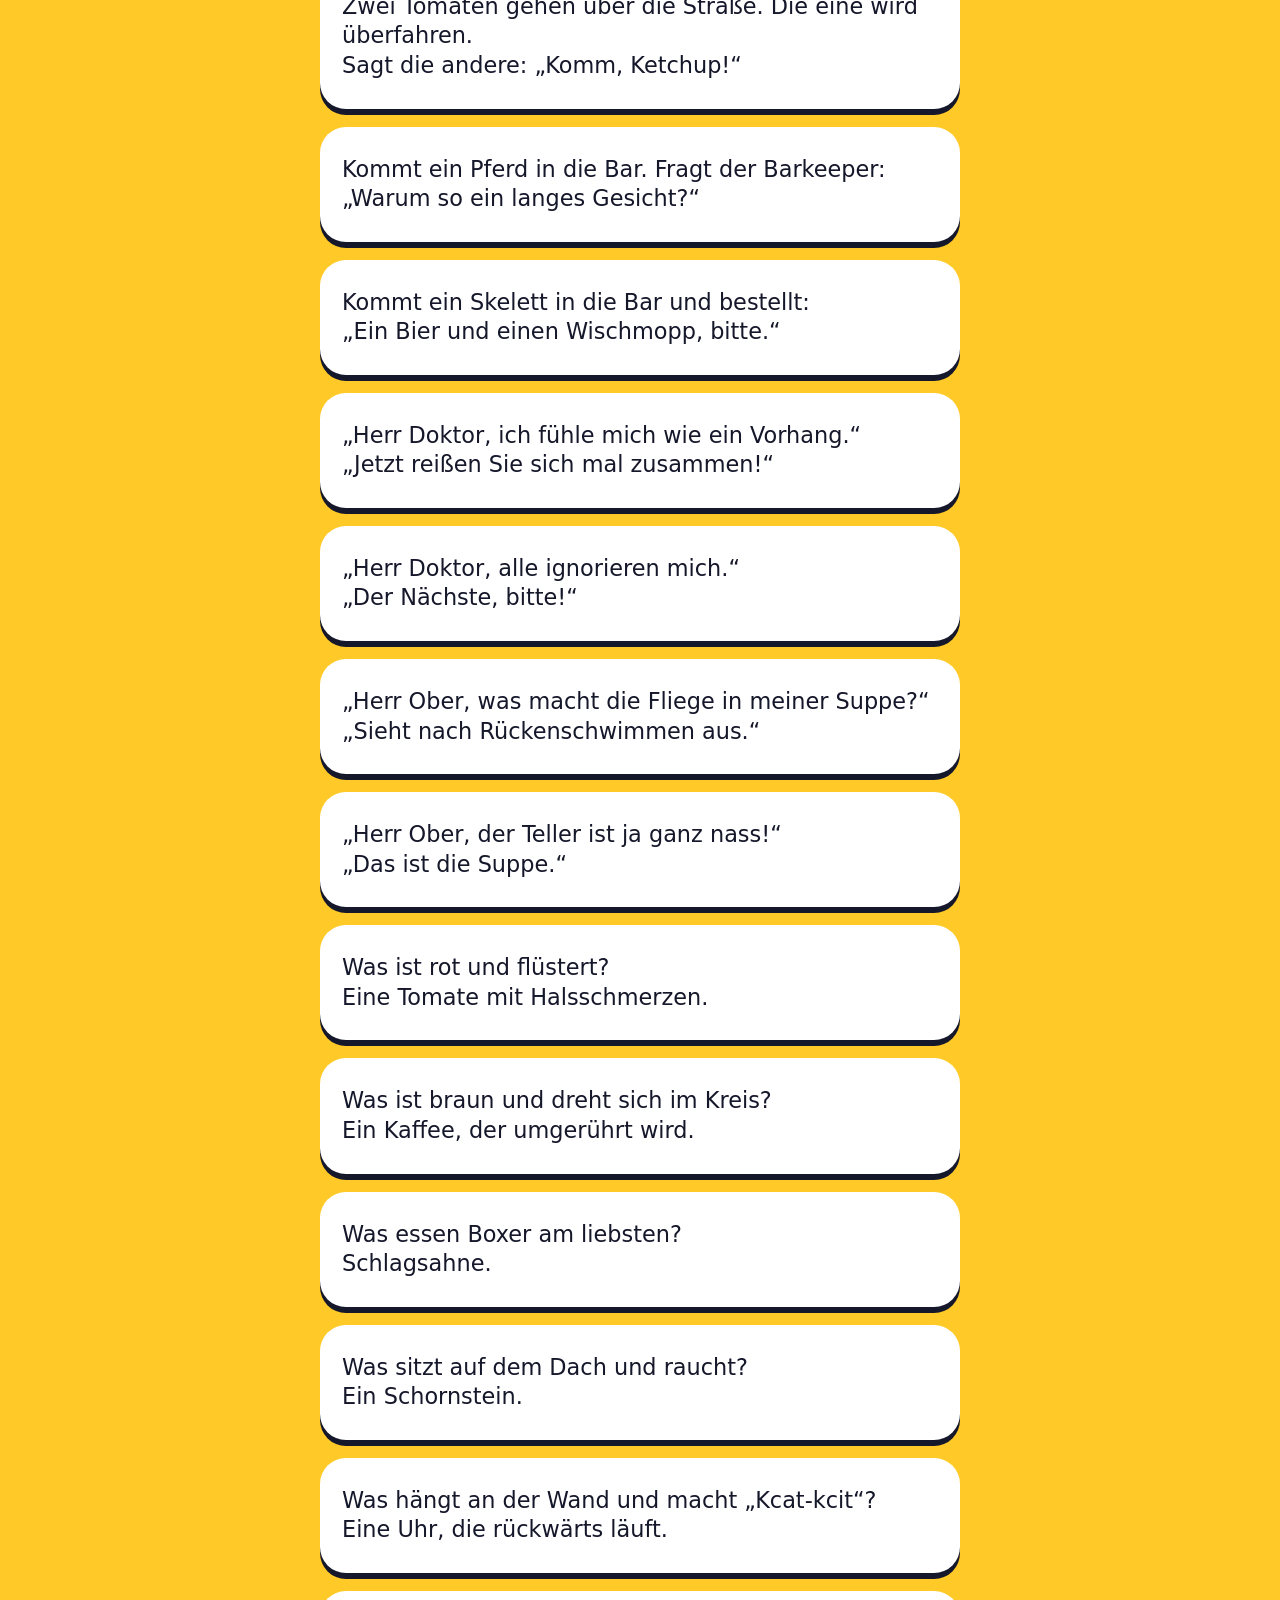
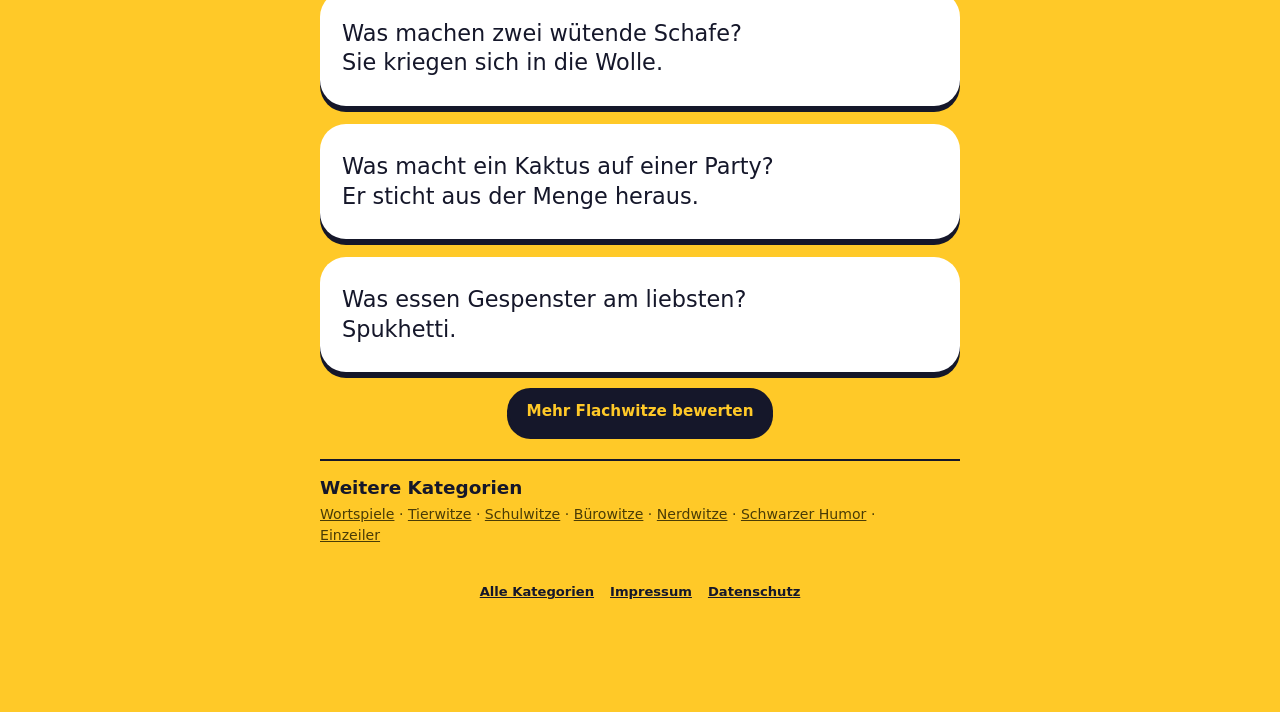
<file: witze/flachwitze.html>
<!doctype html>
<html lang="de">
<head>
  <meta charset="utf-8">
  <meta name="viewport" content="width=device-width, initial-scale=1, viewport-fit=cover">
  <title>Die besten Flachwitze – Lachwerk</title>
  <meta name="description" content="Flach, flacher, Flachwitz: Kurze Kalauer zum Augenrollen und Weitererzählen. Von der Community bewertet, die lustigsten stehen oben.">
  <link rel="canonical" href="https://lachwerk.github.io/witze/flachwitze.html">
  <meta name="theme-color" content="#ffc928">
  <link rel="icon" href="../favicon.svg" type="image/svg+xml">
  <link rel="stylesheet" href="../style.css?v=10">
  <meta property="og:type" content="website">
  <meta property="og:title" content="Die besten Flachwitze – Lachwerk">
  <meta property="og:description" content="Flach, flacher, Flachwitz: Kurze Kalauer zum Augenrollen und Weitererzählen. Von der Community bewertet, die lustigsten stehen oben.">
  <meta property="og:url" content="https://lachwerk.github.io/witze/flachwitze.html">
  <meta property="og:image" content="https://lachwerk.github.io/og-image.png">
</head>
<body>
  <div class="wrap">
    <header><div class="bar"><a class="logo" href="../">Lach<span>werk</span></a><a class="who" href="../">Zur App</a></div></header>
    <main class="view">
      <div><h1>Die besten Flachwitze</h1><p class="muted on-y">Flach, flacher, Flachwitz: Kurze Kalauer zum Augenrollen und Weitererzählen. Von der Community bewertet, die lustigsten stehen oben.</p></div>
      <a class="cta" href="../#/kategorie/flachwitze"><span><strong>Live-Rangliste: Flachwitze</strong><br>Bewerte mit und sieh, welcher Witz heute vorn liegt. Ohne Anmeldung.</span><span class="arrow" aria-hidden="true">→</span></a>
      <div class="meta-row"><span>60 Flachwitze</span><span>Lachwerk-Sammlung</span></div>
      <ol class="list">
        <li class="card single"><div class="body"><p class="joke">Was ist grün und klopft an die Tür?
Ein Klopfsalat.</p></div></li>
        <li class="card single"><div class="body"><p class="joke">Was sitzt auf dem Baum und schreit „Aha“?
Ein Uhu mit Sprachfehler.</p></div></li>
        <li class="card single"><div class="body"><p class="joke">Was ist rot und schlecht für die Zähne?
Ein Ziegelstein.</p></div></li>
        <li class="card single"><div class="body"><p class="joke">Was ist braun, klebrig und läuft durch die Wüste?
Ein Karamel.</p></div></li>
        <li class="card single"><div class="body"><p class="joke">Was macht ein Clown im Büro?
Faxen.</p></div></li>
        <li class="card single"><div class="body"><p class="joke">Was ist orange und wandert durch die Berge?
Eine Wanderine.</p></div></li>
        <li class="card single"><div class="body"><p class="joke">Was liegt am Strand und spricht undeutlich?
Eine Nuschel.</p></div></li>
        <li class="card single"><div class="body"><p class="joke">Was ist gelb und kann nicht schwimmen?
Ein Bagger. Er hat nur einen Arm.</p></div></li>
        <li class="card single"><div class="body"><p class="joke">Was ist ein Cowboy ohne Pferd?
Ein Sattelschlepper.</p></div></li>
        <li class="card single"><div class="body"><p class="joke">Was ist schwarz-weiß und hüpft auf und ab?
Ein Pinguin auf dem Trampolin.</p></div></li>
        <li class="card single"><div class="body"><p class="joke">Was ist grün und rennt durch den Wald?
Ein Rudel Gurken.</p></div></li>
        <li class="card single"><div class="body"><p class="joke">Was ist braun und sitzt hinter Gittern?
Eine Knastanie.</p></div></li>
        <li class="card single"><div class="body"><p class="joke">Was steht auf dem Grabstein eines Mathematikers?
„Damit hat er nicht gerechnet.“</p></div></li>
        <li class="card single"><div class="body"><p class="joke">Was ist weiß und springt über die Wiese?
Ein Springquark.</p></div></li>
        <li class="card single"><div class="body"><p class="joke">Was ist blau und riecht nach roter Farbe?
Blaue Farbe.</p></div></li>
        <li class="card single"><div class="body"><p class="joke">Was ist rund, lila und fährt durch die Stadt?
Eine Brombeere mit Führerschein.</p></div></li>
        <li class="card single"><div class="body"><p class="joke">Was sagt ein großer Stift zu einem kleinen Stift?
„Wachs mal, Stift!“</p></div></li>
        <li class="card single"><div class="body"><p class="joke">Was sagt der Mond zur Sonne?
„So groß und darfst nachts immer noch nicht raus.“</p></div></li>
        <li class="card single"><div class="body"><p class="joke">Was ist braun und schwimmt unter Wasser?
Ein U-Brot.</p></div></li>
        <li class="card single"><div class="body"><p class="joke">Was ist die Lieblingsmusik von Steinen?
Rock.</p></div></li>
        <li class="card single"><div class="body"><p class="joke">Was macht ein Zahnarzt ohne Patienten?
Er bohrt in der Nase.</p></div></li>
        <li class="card single"><div class="body"><p class="joke">Was ist gelb, krumm und schwimmt auf dem See?
Eine Schwanane.</p></div></li>
        <li class="card single"><div class="body"><p class="joke">Was ist grau, steht auf der Wiese und telefoniert?
Ein Telefant.</p></div></li>
        <li class="card single"><div class="body"><p class="joke">Was ist rot und sitzt auf dem Klo?
Eine Klomate.</p></div></li>
        <li class="card single"><div class="body"><p class="joke">Was ist gelb und schießt?
Eine Banone.</p></div></li>
        <li class="card single"><div class="body"><p class="joke">Was hat vier Räder und fliegt?
Ein Müllwagen.</p></div></li>
        <li class="card single"><div class="body"><p class="joke">Was ist grau und kann nicht schwimmen?
Eine Wand.</p></div></li>
        <li class="card single"><div class="body"><p class="joke">Was ist rot und fährt ständig rauf und runter?
Eine Tomate im Aufzug.</p></div></li>
        <li class="card single"><div class="body"><p class="joke">Was ist grün und hat Räder?
Gras. Das mit den Rädern war gelogen.</p></div></li>
        <li class="card single"><div class="body"><p class="joke">Was macht ein Keks im Krankenhaus?
Er fühlt sich ganz krümelig.</p></div></li>
        <li class="card single"><div class="body"><p class="joke">Was ist braun, haarig und trägt eine Sonnenbrille?
Eine Kokosnuss im Urlaub.</p></div></li>
        <li class="card single"><div class="body"><p class="joke">Was ist schwarz, weiß und rot?
Ein Zebra mit Sonnenbrand.</p></div></li>
        <li class="card single"><div class="body"><p class="joke">Wie nennt man einen Bären ohne Zähne?
Gummibär.</p></div></li>
        <li class="card single"><div class="body"><p class="joke">Was ist braun und ruft „Hilfe“?
Ein Toast, der zu lange im Toaster war.</p></div></li>
        <li class="card single"><div class="body"><p class="joke">Was ist gelb und liegt im Bett?
Eine Banane mit Fieber.</p></div></li>
        <li class="card single"><div class="body"><p class="joke">Wohin geht eine Wolke, wenn es sie juckt?
Zum Wolkenkratzer.</p></div></li>
        <li class="card single"><div class="body"><p class="joke">Was macht Hefeteig im Fitnessstudio?
Er geht auf.</p></div></li>
        <li class="card single"><div class="body"><p class="joke">Was ist ein Fisch ohne Augen?
Ein Fsch.</p></div></li>
        <li class="card single"><div class="body"><p class="joke">Was ist rot und sitzt in der Ecke?
Eine schüchterne Tomate.</p></div></li>
        <li class="card single"><div class="body"><p class="joke">Was ist klein, grün und dreieckig?
Ein kleines grünes Dreieck.</p></div></li>
        <li class="card single"><div class="body"><p class="joke">Was ist cooler als ein Schneemann?
Ein Schneemann mit Sonnenbrille.</p></div></li>
        <li class="card single"><div class="body"><p class="joke">Was ist weiß und rollt den Berg hinauf?
Eine Lawine mit Heimweh.</p></div></li>
        <li class="card single"><div class="body"><p class="joke">Was ist der Unterschied zwischen einem Bäcker und einem Teppich?
Der Bäcker muss um vier Uhr aufstehen, der Teppich kann liegen bleiben.</p></div></li>
        <li class="card single"><div class="body"><p class="joke">Was ist der Unterschied zwischen einem Keks und einem Elefanten?
Einen Keks kann man in den Kakao tunken.</p></div></li>
        <li class="card single"><div class="body"><p class="joke">Sagt die eine Wand zur anderen:
„Wir treffen uns an der Ecke.“</p></div></li>
        <li class="card single"><div class="body"><p class="joke">Zwei Tomaten gehen über die Straße. Die eine wird überfahren.
Sagt die andere: „Komm, Ketchup!“</p></div></li>
        <li class="card single"><div class="body"><p class="joke">Kommt ein Pferd in die Bar. Fragt der Barkeeper:
„Warum so ein langes Gesicht?“</p></div></li>
        <li class="card single"><div class="body"><p class="joke">Kommt ein Skelett in die Bar und bestellt:
„Ein Bier und einen Wischmopp, bitte.“</p></div></li>
        <li class="card single"><div class="body"><p class="joke">„Herr Doktor, ich fühle mich wie ein Vorhang.“
„Jetzt reißen Sie sich mal zusammen!“</p></div></li>
        <li class="card single"><div class="body"><p class="joke">„Herr Doktor, alle ignorieren mich.“
„Der Nächste, bitte!“</p></div></li>
        <li class="card single"><div class="body"><p class="joke">„Herr Ober, was macht die Fliege in meiner Suppe?“
„Sieht nach Rückenschwimmen aus.“</p></div></li>
        <li class="card single"><div class="body"><p class="joke">„Herr Ober, der Teller ist ja ganz nass!“
„Das ist die Suppe.“</p></div></li>
        <li class="card single"><div class="body"><p class="joke">Was ist rot und flüstert?
Eine Tomate mit Halsschmerzen.</p></div></li>
        <li class="card single"><div class="body"><p class="joke">Was ist braun und dreht sich im Kreis?
Ein Kaffee, der umgerührt wird.</p></div></li>
        <li class="card single"><div class="body"><p class="joke">Was essen Boxer am liebsten?
Schlagsahne.</p></div></li>
        <li class="card single"><div class="body"><p class="joke">Was sitzt auf dem Dach und raucht?
Ein Schornstein.</p></div></li>
        <li class="card single"><div class="body"><p class="joke">Was hängt an der Wand und macht „Kcat-kcit“?
Eine Uhr, die rückwärts läuft.</p></div></li>
        <li class="card single"><div class="body"><p class="joke">Was machen zwei wütende Schafe?
Sie kriegen sich in die Wolle.</p></div></li>
        <li class="card single"><div class="body"><p class="joke">Was macht ein Kaktus auf einer Party?
Er sticht aus der Menge heraus.</p></div></li>
        <li class="card single"><div class="body"><p class="joke">Was essen Gespenster am liebsten?
Spukhetti.</p></div></li>
      </ol>
      <a class="btn" href="../#/kategorie/flachwitze" style="justify-self:center">Mehr Flachwitze bewerten</a>
      <section class="how"><h2>Weitere Kategorien</h2><p><a href="wortspiele.html">Wortspiele</a> · <a href="tiere.html">Tierwitze</a> · <a href="schule.html">Schulwitze</a> · <a href="buero.html">Bürowitze</a> · <a href="nerd.html">Nerdwitze</a> · <a href="schwarz.html">Schwarzer Humor</a> · <a href="einzeiler.html">Einzeiler</a></p></section>
    </main>
    <footer><nav><a href="./">Alle Kategorien</a><a href="../impressum.html">Impressum</a><a href="../datenschutz.html">Datenschutz</a></nav></footer>
  </div>
</body>
</html>
</file>
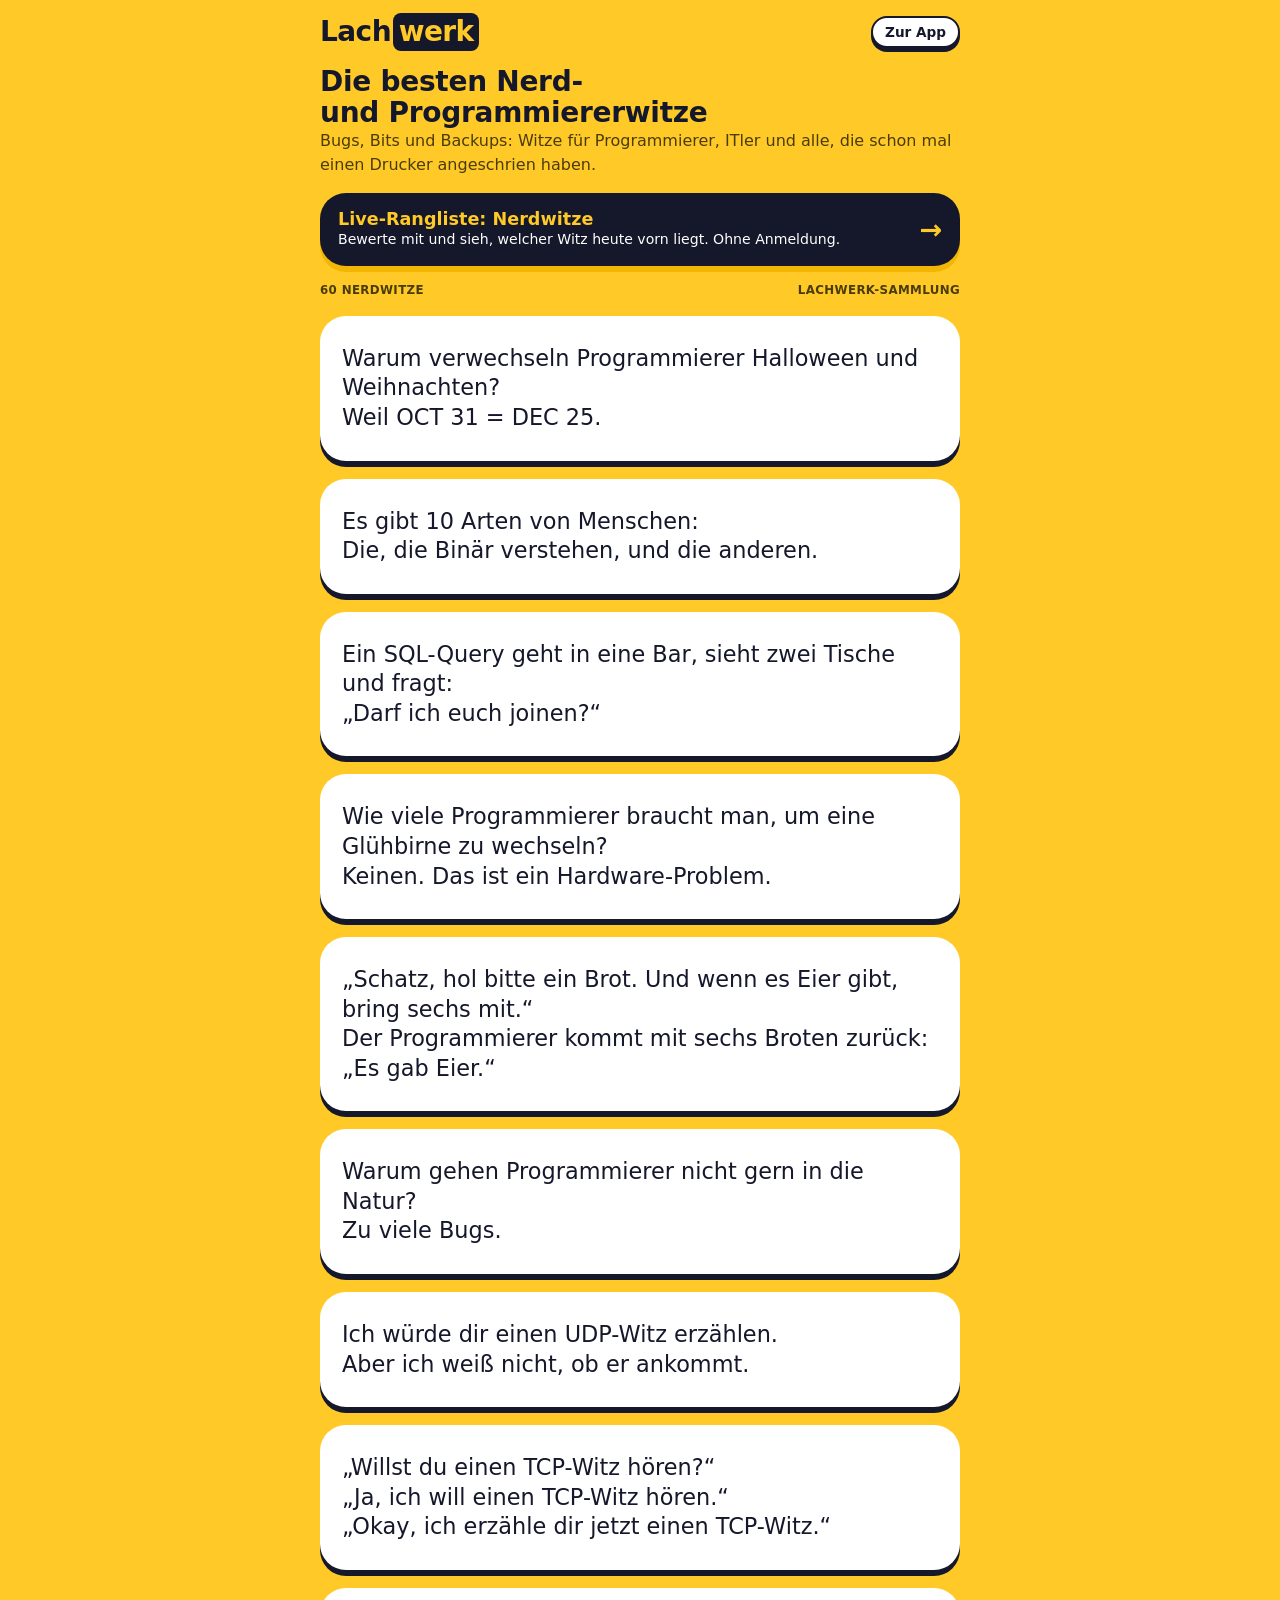
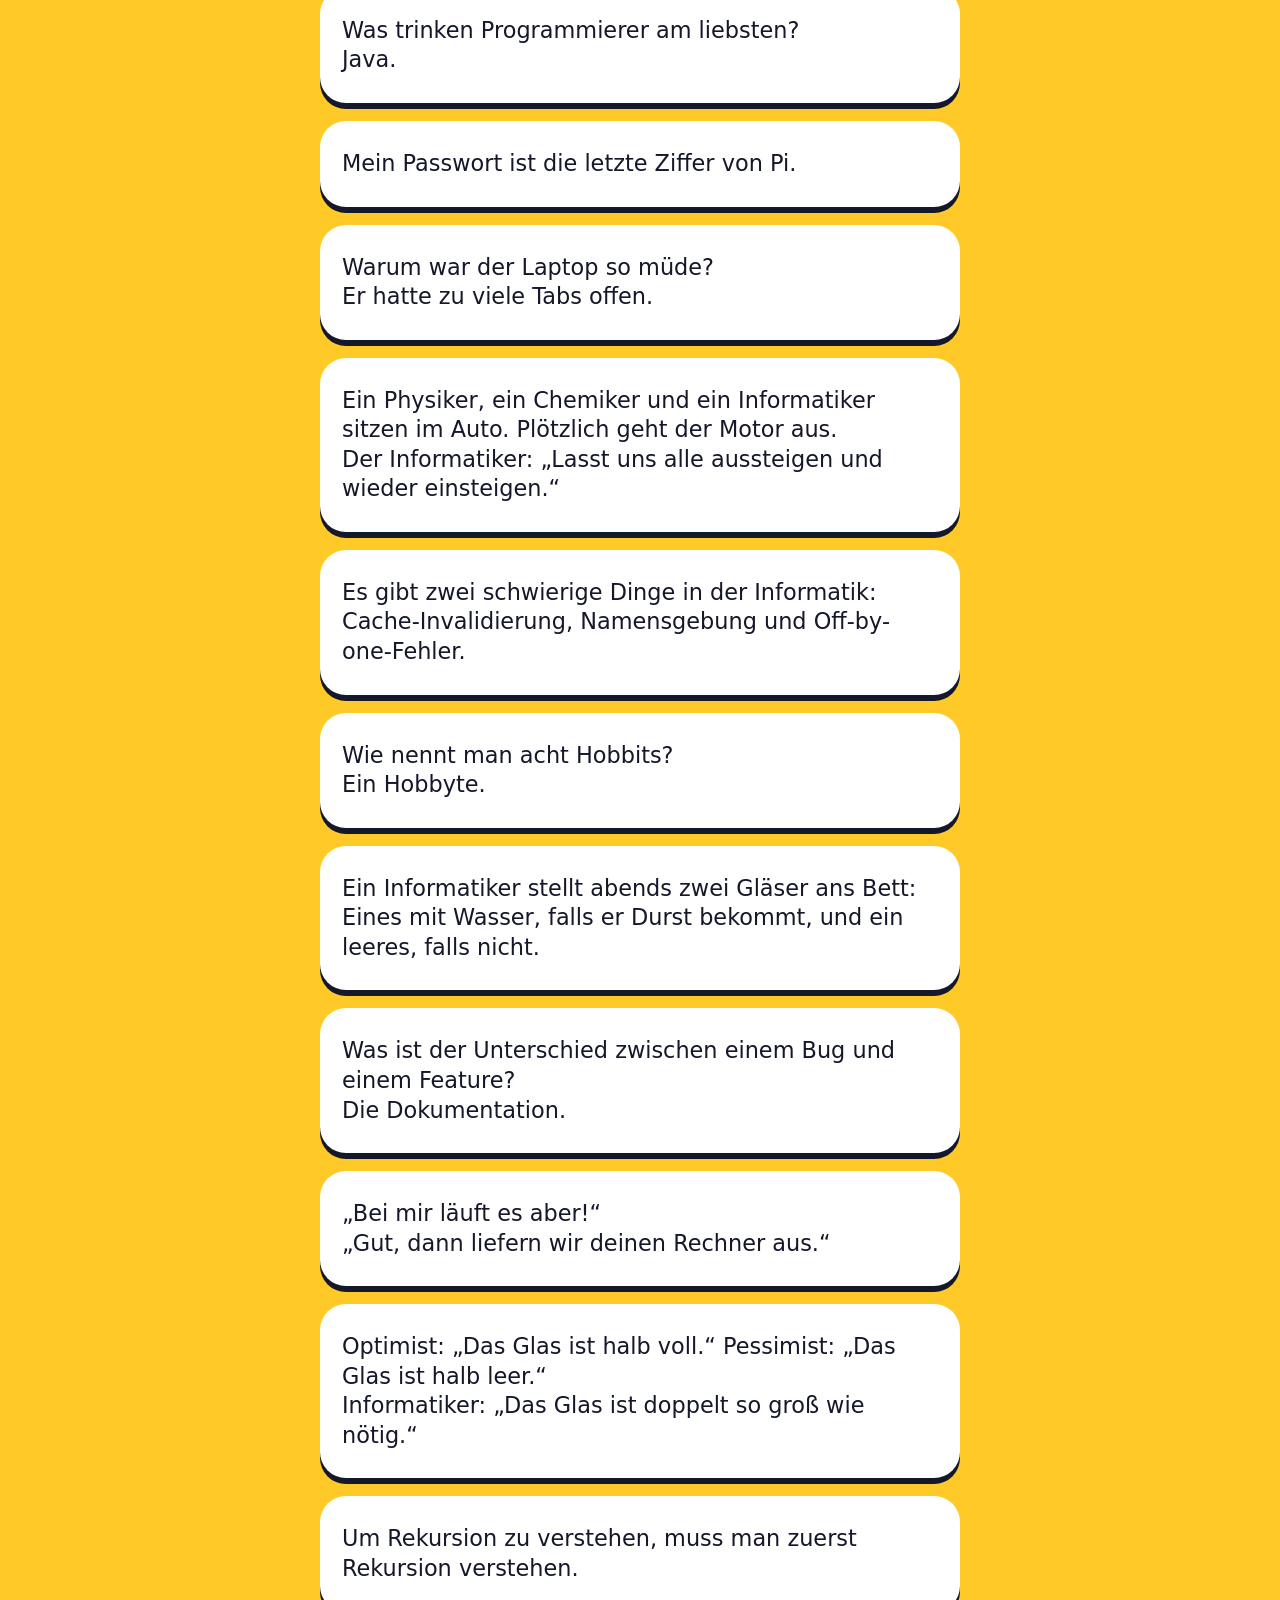
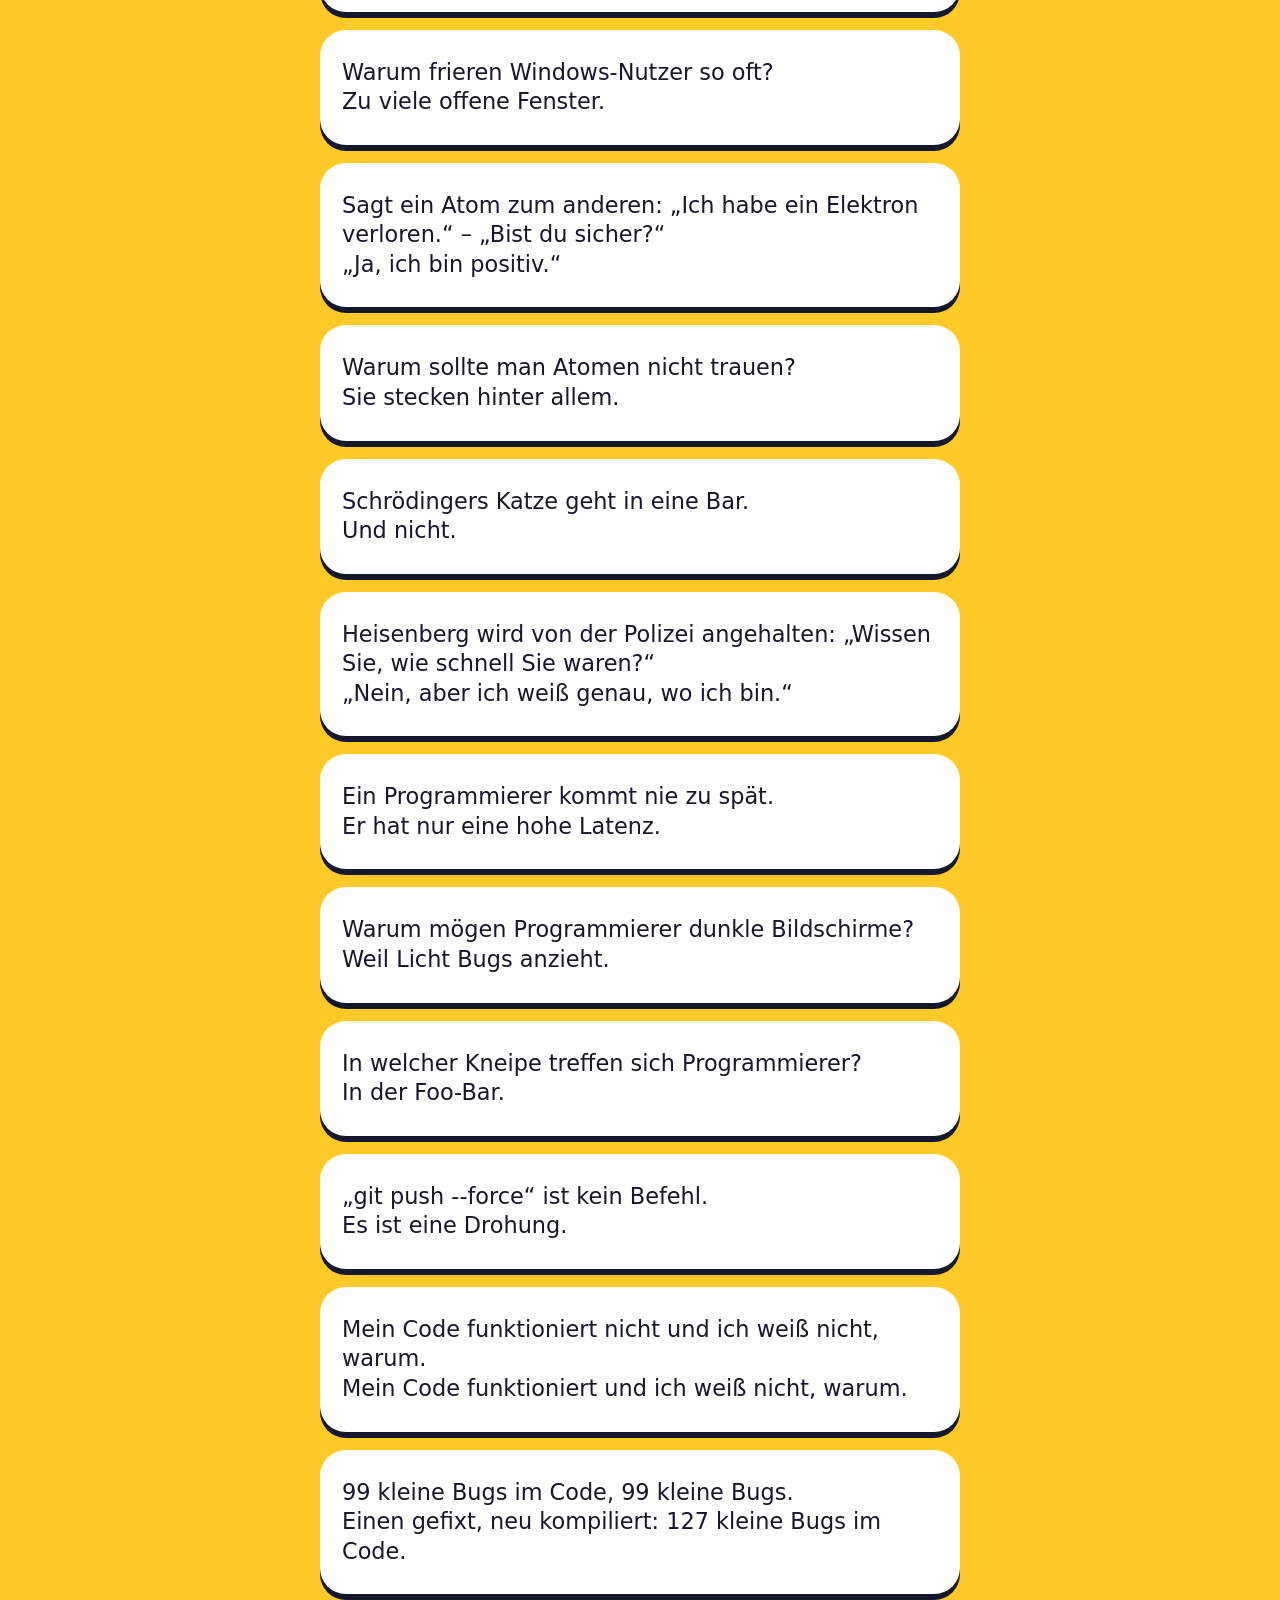
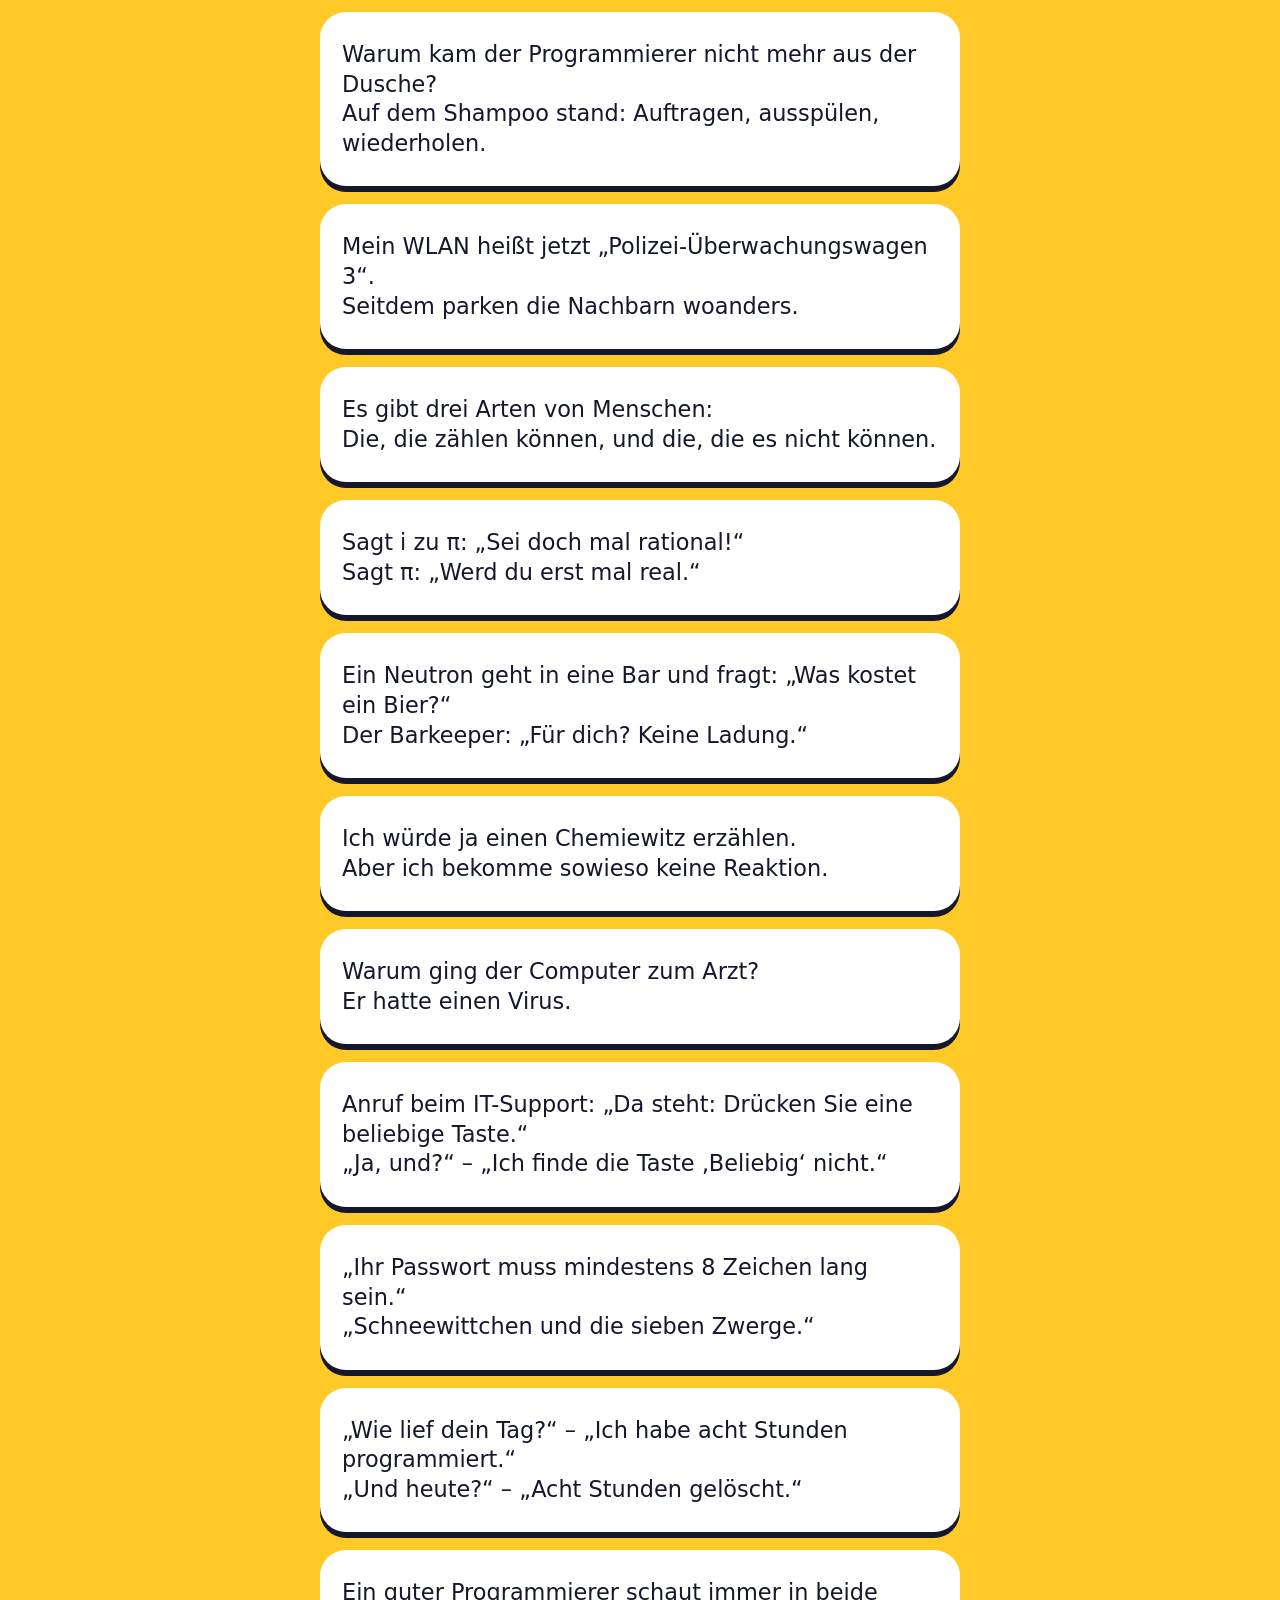
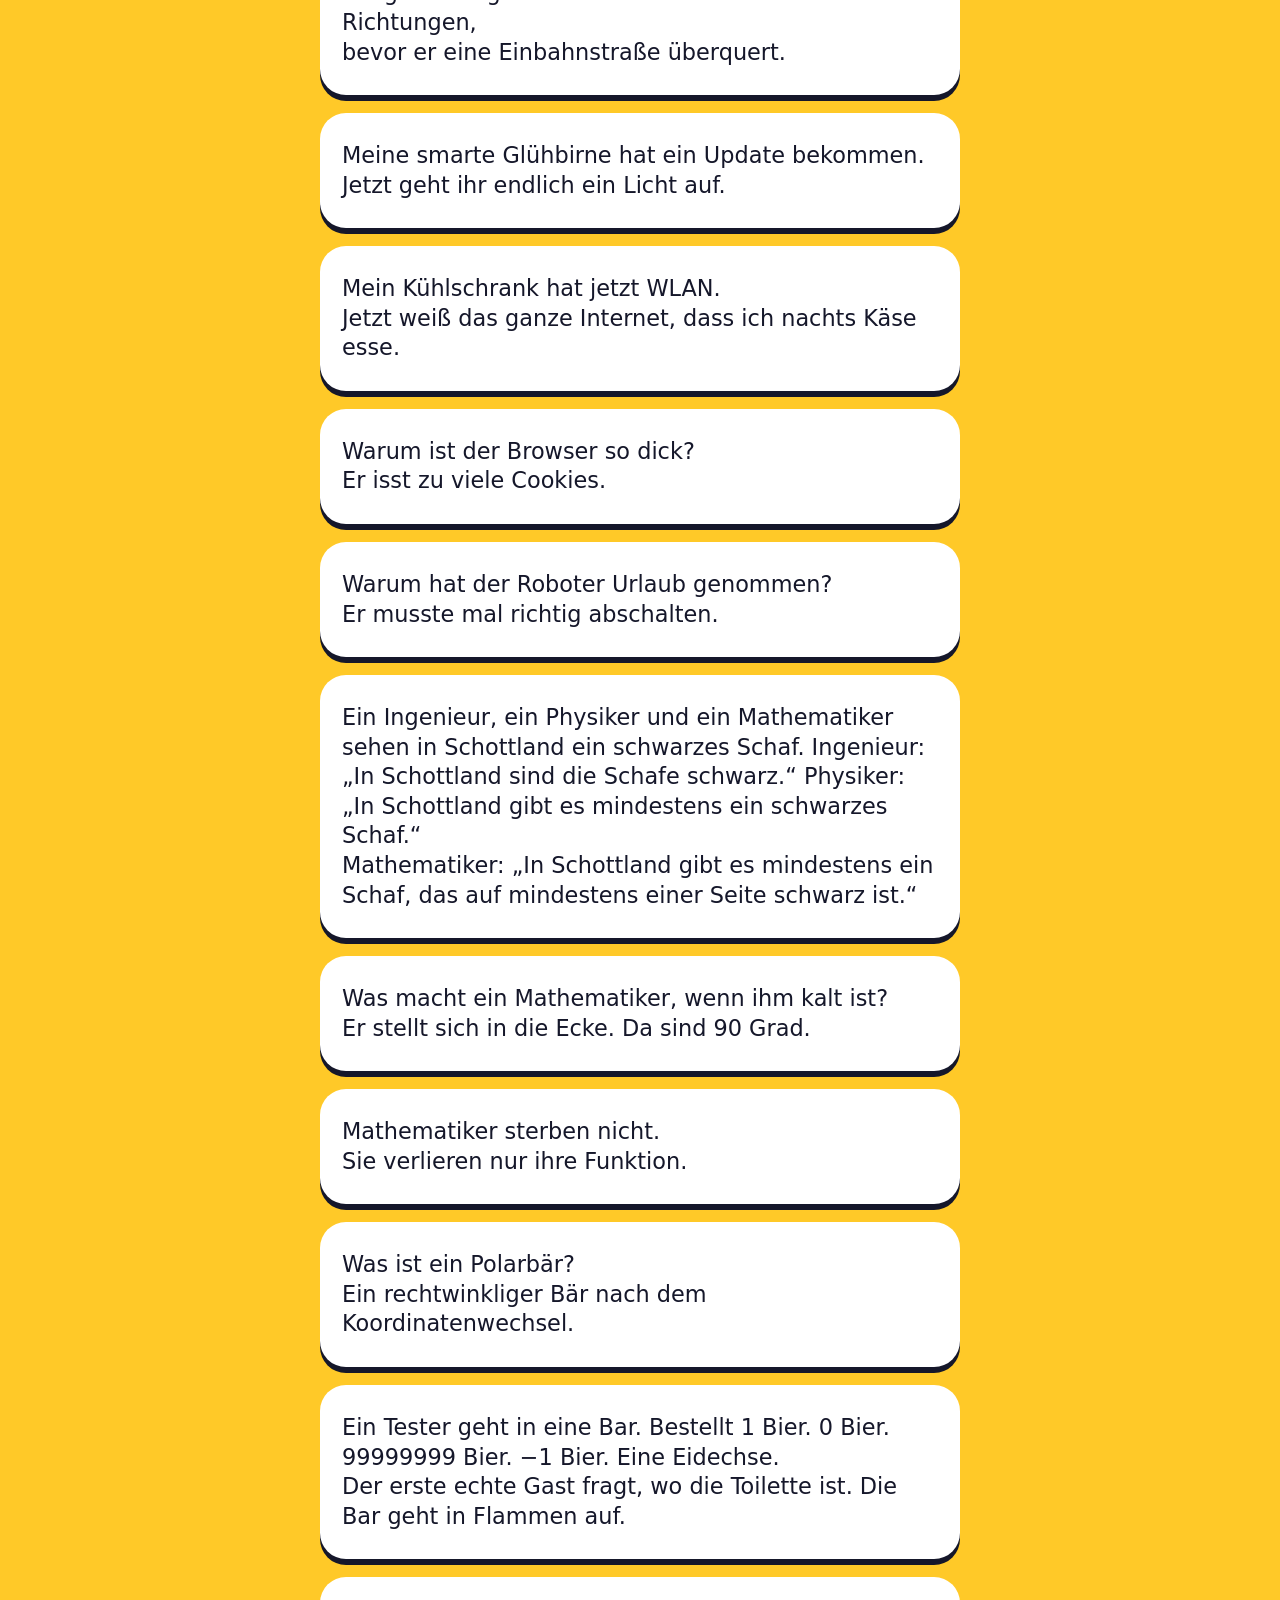
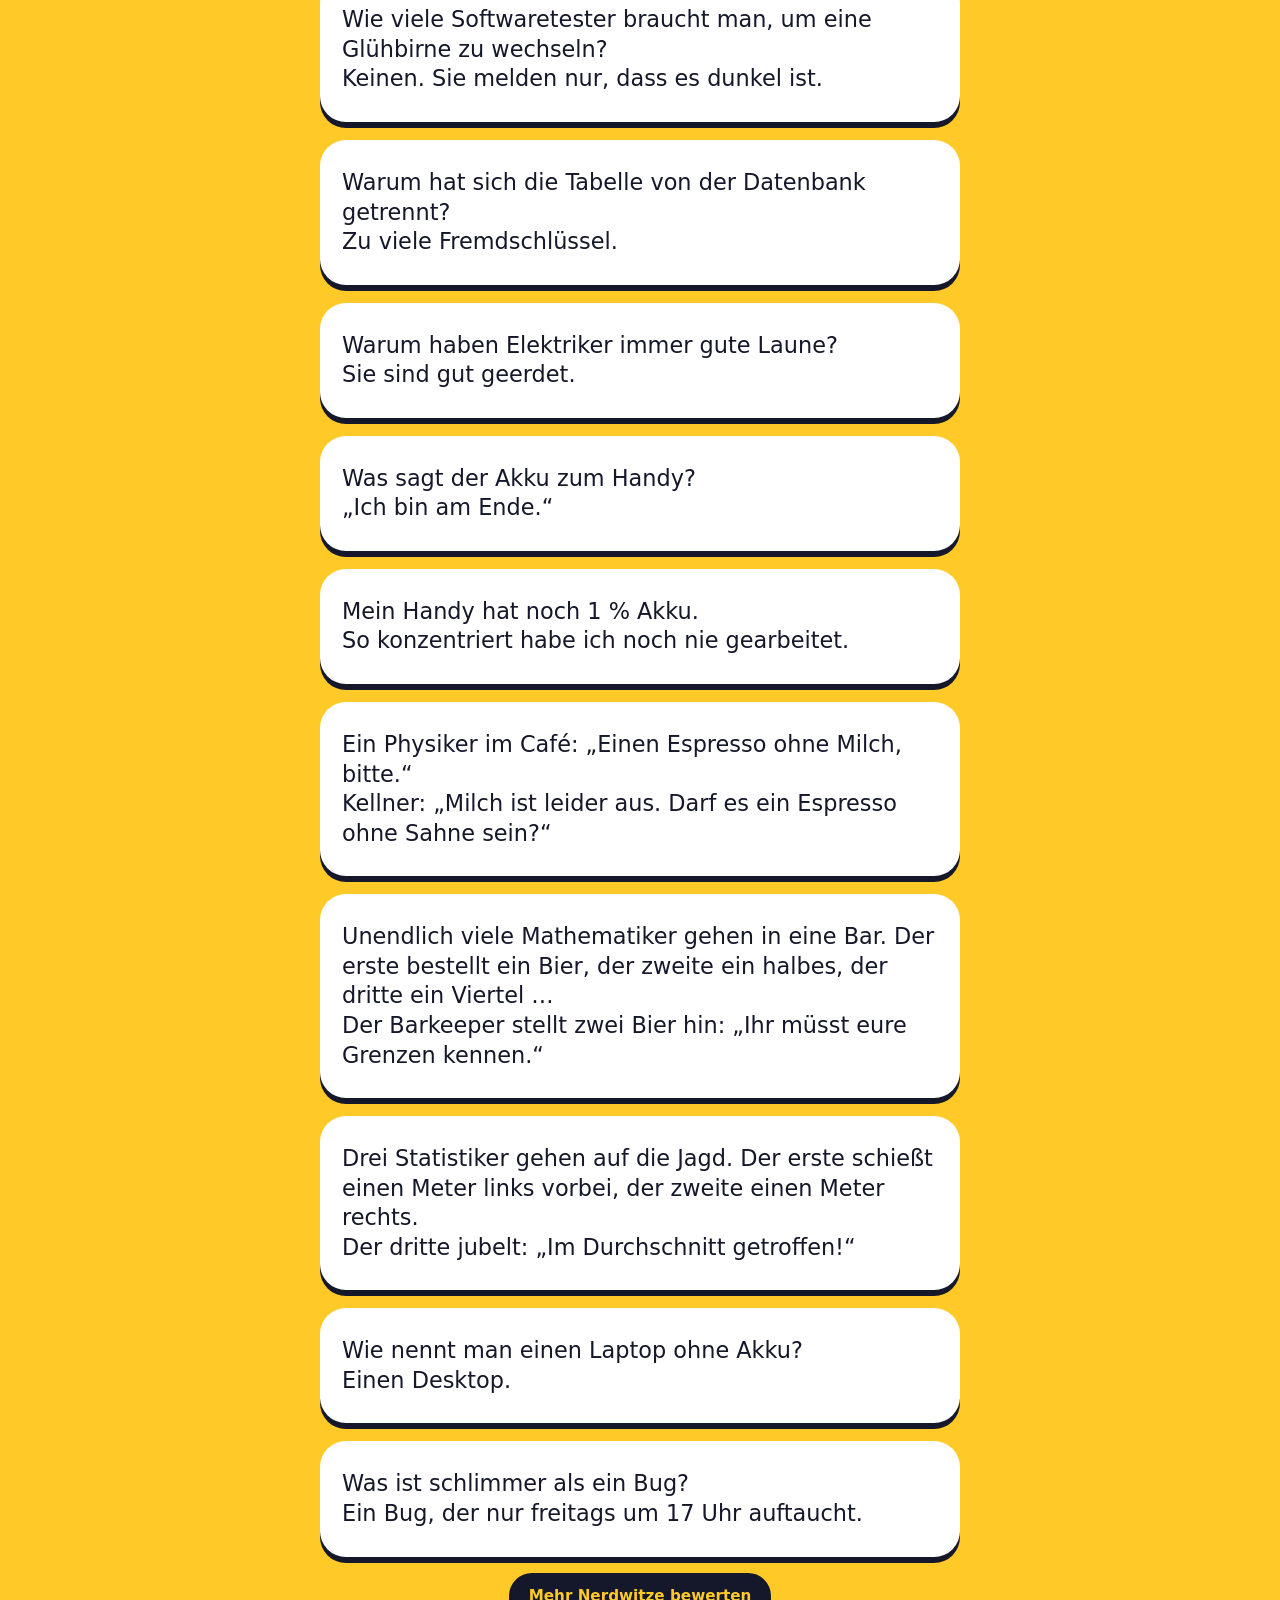
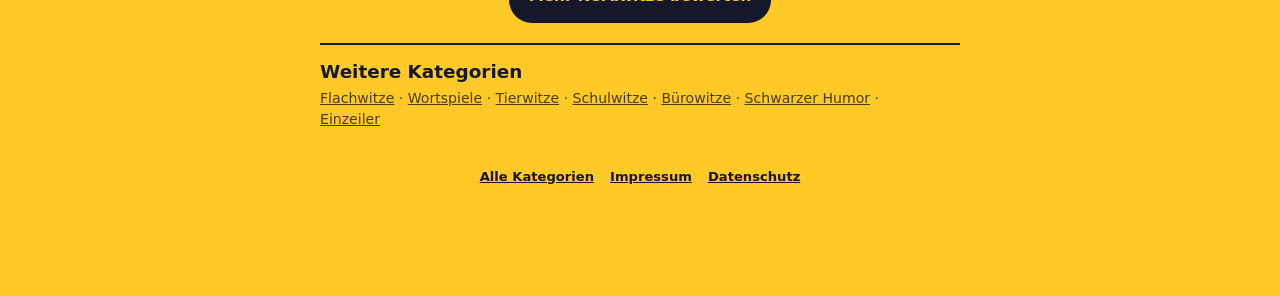
<file: witze/nerd.html>
<!doctype html>
<html lang="de">
<head>
  <meta charset="utf-8">
  <meta name="viewport" content="width=device-width, initial-scale=1, viewport-fit=cover">
  <title>Die besten Nerd- und Programmiererwitze – Lachwerk</title>
  <meta name="description" content="Bugs, Bits und Backups: Witze für Programmierer, ITler und alle, die schon mal einen Drucker angeschrien haben.">
  <link rel="canonical" href="https://lachwerk.github.io/witze/nerd.html">
  <meta name="theme-color" content="#ffc928">
  <link rel="icon" href="../favicon.svg" type="image/svg+xml">
  <link rel="stylesheet" href="../style.css?v=10">
  <meta property="og:type" content="website">
  <meta property="og:title" content="Die besten Nerd- und Programmiererwitze – Lachwerk">
  <meta property="og:description" content="Bugs, Bits und Backups: Witze für Programmierer, ITler und alle, die schon mal einen Drucker angeschrien haben.">
  <meta property="og:url" content="https://lachwerk.github.io/witze/nerd.html">
  <meta property="og:image" content="https://lachwerk.github.io/og-image.png">
</head>
<body>
  <div class="wrap">
    <header><div class="bar"><a class="logo" href="../">Lach<span>werk</span></a><a class="who" href="../">Zur App</a></div></header>
    <main class="view">
      <div><h1>Die besten Nerd- und Programmiererwitze</h1><p class="muted on-y">Bugs, Bits und Backups: Witze für Programmierer, ITler und alle, die schon mal einen Drucker angeschrien haben.</p></div>
      <a class="cta" href="../#/kategorie/nerd"><span><strong>Live-Rangliste: Nerdwitze</strong><br>Bewerte mit und sieh, welcher Witz heute vorn liegt. Ohne Anmeldung.</span><span class="arrow" aria-hidden="true">→</span></a>
      <div class="meta-row"><span>60 Nerdwitze</span><span>Lachwerk-Sammlung</span></div>
      <ol class="list">
        <li class="card single"><div class="body"><p class="joke">Warum verwechseln Programmierer Halloween und Weihnachten?
Weil OCT 31 = DEC 25.</p></div></li>
        <li class="card single"><div class="body"><p class="joke">Es gibt 10 Arten von Menschen:
Die, die Binär verstehen, und die anderen.</p></div></li>
        <li class="card single"><div class="body"><p class="joke">Ein SQL-Query geht in eine Bar, sieht zwei Tische und fragt:
„Darf ich euch joinen?“</p></div></li>
        <li class="card single"><div class="body"><p class="joke">Wie viele Programmierer braucht man, um eine Glühbirne zu wechseln?
Keinen. Das ist ein Hardware-Problem.</p></div></li>
        <li class="card single"><div class="body"><p class="joke">„Schatz, hol bitte ein Brot. Und wenn es Eier gibt, bring sechs mit.“
Der Programmierer kommt mit sechs Broten zurück: „Es gab Eier.“</p></div></li>
        <li class="card single"><div class="body"><p class="joke">Warum gehen Programmierer nicht gern in die Natur?
Zu viele Bugs.</p></div></li>
        <li class="card single"><div class="body"><p class="joke">Ich würde dir einen UDP-Witz erzählen.
Aber ich weiß nicht, ob er ankommt.</p></div></li>
        <li class="card single"><div class="body"><p class="joke">„Willst du einen TCP-Witz hören?“
„Ja, ich will einen TCP-Witz hören.“
„Okay, ich erzähle dir jetzt einen TCP-Witz.“</p></div></li>
        <li class="card single"><div class="body"><p class="joke">Was trinken Programmierer am liebsten?
Java.</p></div></li>
        <li class="card single"><div class="body"><p class="joke">Mein Passwort ist die letzte Ziffer von Pi.</p></div></li>
        <li class="card single"><div class="body"><p class="joke">Warum war der Laptop so müde?
Er hatte zu viele Tabs offen.</p></div></li>
        <li class="card single"><div class="body"><p class="joke">Ein Physiker, ein Chemiker und ein Informatiker sitzen im Auto. Plötzlich geht der Motor aus.
Der Informatiker: „Lasst uns alle aussteigen und wieder einsteigen.“</p></div></li>
        <li class="card single"><div class="body"><p class="joke">Es gibt zwei schwierige Dinge in der Informatik:
Cache-Invalidierung, Namensgebung und Off-by-one-Fehler.</p></div></li>
        <li class="card single"><div class="body"><p class="joke">Wie nennt man acht Hobbits?
Ein Hobbyte.</p></div></li>
        <li class="card single"><div class="body"><p class="joke">Ein Informatiker stellt abends zwei Gläser ans Bett:
Eines mit Wasser, falls er Durst bekommt, und ein leeres, falls nicht.</p></div></li>
        <li class="card single"><div class="body"><p class="joke">Was ist der Unterschied zwischen einem Bug und einem Feature?
Die Dokumentation.</p></div></li>
        <li class="card single"><div class="body"><p class="joke">„Bei mir läuft es aber!“
„Gut, dann liefern wir deinen Rechner aus.“</p></div></li>
        <li class="card single"><div class="body"><p class="joke">Optimist: „Das Glas ist halb voll.“ Pessimist: „Das Glas ist halb leer.“
Informatiker: „Das Glas ist doppelt so groß wie nötig.“</p></div></li>
        <li class="card single"><div class="body"><p class="joke">Um Rekursion zu verstehen, muss man zuerst Rekursion verstehen.</p></div></li>
        <li class="card single"><div class="body"><p class="joke">Warum frieren Windows-Nutzer so oft?
Zu viele offene Fenster.</p></div></li>
        <li class="card single"><div class="body"><p class="joke">Sagt ein Atom zum anderen: „Ich habe ein Elektron verloren.“ – „Bist du sicher?“
„Ja, ich bin positiv.“</p></div></li>
        <li class="card single"><div class="body"><p class="joke">Warum sollte man Atomen nicht trauen?
Sie stecken hinter allem.</p></div></li>
        <li class="card single"><div class="body"><p class="joke">Schrödingers Katze geht in eine Bar.
Und nicht.</p></div></li>
        <li class="card single"><div class="body"><p class="joke">Heisenberg wird von der Polizei angehalten: „Wissen Sie, wie schnell Sie waren?“
„Nein, aber ich weiß genau, wo ich bin.“</p></div></li>
        <li class="card single"><div class="body"><p class="joke">Ein Programmierer kommt nie zu spät.
Er hat nur eine hohe Latenz.</p></div></li>
        <li class="card single"><div class="body"><p class="joke">Warum mögen Programmierer dunkle Bildschirme?
Weil Licht Bugs anzieht.</p></div></li>
        <li class="card single"><div class="body"><p class="joke">In welcher Kneipe treffen sich Programmierer?
In der Foo-Bar.</p></div></li>
        <li class="card single"><div class="body"><p class="joke">„git push --force“ ist kein Befehl.
Es ist eine Drohung.</p></div></li>
        <li class="card single"><div class="body"><p class="joke">Mein Code funktioniert nicht und ich weiß nicht, warum.
Mein Code funktioniert und ich weiß nicht, warum.</p></div></li>
        <li class="card single"><div class="body"><p class="joke">99 kleine Bugs im Code, 99 kleine Bugs.
Einen gefixt, neu kompiliert: 127 kleine Bugs im Code.</p></div></li>
        <li class="card single"><div class="body"><p class="joke">Warum kam der Programmierer nicht mehr aus der Dusche?
Auf dem Shampoo stand: Auftragen, ausspülen, wiederholen.</p></div></li>
        <li class="card single"><div class="body"><p class="joke">Mein WLAN heißt jetzt „Polizei-Überwachungswagen 3“.
Seitdem parken die Nachbarn woanders.</p></div></li>
        <li class="card single"><div class="body"><p class="joke">Es gibt drei Arten von Menschen:
Die, die zählen können, und die, die es nicht können.</p></div></li>
        <li class="card single"><div class="body"><p class="joke">Sagt i zu π: „Sei doch mal rational!“
Sagt π: „Werd du erst mal real.“</p></div></li>
        <li class="card single"><div class="body"><p class="joke">Ein Neutron geht in eine Bar und fragt: „Was kostet ein Bier?“
Der Barkeeper: „Für dich? Keine Ladung.“</p></div></li>
        <li class="card single"><div class="body"><p class="joke">Ich würde ja einen Chemiewitz erzählen.
Aber ich bekomme sowieso keine Reaktion.</p></div></li>
        <li class="card single"><div class="body"><p class="joke">Warum ging der Computer zum Arzt?
Er hatte einen Virus.</p></div></li>
        <li class="card single"><div class="body"><p class="joke">Anruf beim IT-Support: „Da steht: Drücken Sie eine beliebige Taste.“
„Ja, und?“ – „Ich finde die Taste ‚Beliebig‘ nicht.“</p></div></li>
        <li class="card single"><div class="body"><p class="joke">„Ihr Passwort muss mindestens 8 Zeichen lang sein.“
„Schneewittchen und die sieben Zwerge.“</p></div></li>
        <li class="card single"><div class="body"><p class="joke">„Wie lief dein Tag?“ – „Ich habe acht Stunden programmiert.“
„Und heute?“ – „Acht Stunden gelöscht.“</p></div></li>
        <li class="card single"><div class="body"><p class="joke">Ein guter Programmierer schaut immer in beide Richtungen,
bevor er eine Einbahnstraße überquert.</p></div></li>
        <li class="card single"><div class="body"><p class="joke">Meine smarte Glühbirne hat ein Update bekommen.
Jetzt geht ihr endlich ein Licht auf.</p></div></li>
        <li class="card single"><div class="body"><p class="joke">Mein Kühlschrank hat jetzt WLAN.
Jetzt weiß das ganze Internet, dass ich nachts Käse esse.</p></div></li>
        <li class="card single"><div class="body"><p class="joke">Warum ist der Browser so dick?
Er isst zu viele Cookies.</p></div></li>
        <li class="card single"><div class="body"><p class="joke">Warum hat der Roboter Urlaub genommen?
Er musste mal richtig abschalten.</p></div></li>
        <li class="card single"><div class="body"><p class="joke">Ein Ingenieur, ein Physiker und ein Mathematiker sehen in Schottland ein schwarzes Schaf. Ingenieur: „In Schottland sind die Schafe schwarz.“ Physiker: „In Schottland gibt es mindestens ein schwarzes Schaf.“
Mathematiker: „In Schottland gibt es mindestens ein Schaf, das auf mindestens einer Seite schwarz ist.“</p></div></li>
        <li class="card single"><div class="body"><p class="joke">Was macht ein Mathematiker, wenn ihm kalt ist?
Er stellt sich in die Ecke. Da sind 90 Grad.</p></div></li>
        <li class="card single"><div class="body"><p class="joke">Mathematiker sterben nicht.
Sie verlieren nur ihre Funktion.</p></div></li>
        <li class="card single"><div class="body"><p class="joke">Was ist ein Polarbär?
Ein rechtwinkliger Bär nach dem Koordinatenwechsel.</p></div></li>
        <li class="card single"><div class="body"><p class="joke">Ein Tester geht in eine Bar. Bestellt 1 Bier. 0 Bier. 99999999 Bier. −1 Bier. Eine Eidechse.
Der erste echte Gast fragt, wo die Toilette ist. Die Bar geht in Flammen auf.</p></div></li>
        <li class="card single"><div class="body"><p class="joke">Wie viele Softwaretester braucht man, um eine Glühbirne zu wechseln?
Keinen. Sie melden nur, dass es dunkel ist.</p></div></li>
        <li class="card single"><div class="body"><p class="joke">Warum hat sich die Tabelle von der Datenbank getrennt?
Zu viele Fremdschlüssel.</p></div></li>
        <li class="card single"><div class="body"><p class="joke">Warum haben Elektriker immer gute Laune?
Sie sind gut geerdet.</p></div></li>
        <li class="card single"><div class="body"><p class="joke">Was sagt der Akku zum Handy?
„Ich bin am Ende.“</p></div></li>
        <li class="card single"><div class="body"><p class="joke">Mein Handy hat noch 1 % Akku.
So konzentriert habe ich noch nie gearbeitet.</p></div></li>
        <li class="card single"><div class="body"><p class="joke">Ein Physiker im Café: „Einen Espresso ohne Milch, bitte.“
Kellner: „Milch ist leider aus. Darf es ein Espresso ohne Sahne sein?“</p></div></li>
        <li class="card single"><div class="body"><p class="joke">Unendlich viele Mathematiker gehen in eine Bar. Der erste bestellt ein Bier, der zweite ein halbes, der dritte ein Viertel …
Der Barkeeper stellt zwei Bier hin: „Ihr müsst eure Grenzen kennen.“</p></div></li>
        <li class="card single"><div class="body"><p class="joke">Drei Statistiker gehen auf die Jagd. Der erste schießt einen Meter links vorbei, der zweite einen Meter rechts.
Der dritte jubelt: „Im Durchschnitt getroffen!“</p></div></li>
        <li class="card single"><div class="body"><p class="joke">Wie nennt man einen Laptop ohne Akku?
Einen Desktop.</p></div></li>
        <li class="card single"><div class="body"><p class="joke">Was ist schlimmer als ein Bug?
Ein Bug, der nur freitags um 17 Uhr auftaucht.</p></div></li>
      </ol>
      <a class="btn" href="../#/kategorie/nerd" style="justify-self:center">Mehr Nerdwitze bewerten</a>
      <section class="how"><h2>Weitere Kategorien</h2><p><a href="flachwitze.html">Flachwitze</a> · <a href="wortspiele.html">Wortspiele</a> · <a href="tiere.html">Tierwitze</a> · <a href="schule.html">Schulwitze</a> · <a href="buero.html">Bürowitze</a> · <a href="schwarz.html">Schwarzer Humor</a> · <a href="einzeiler.html">Einzeiler</a></p></section>
    </main>
    <footer><nav><a href="./">Alle Kategorien</a><a href="../impressum.html">Impressum</a><a href="../datenschutz.html">Datenschutz</a></nav></footer>
  </div>
</body>
</html>
</file>
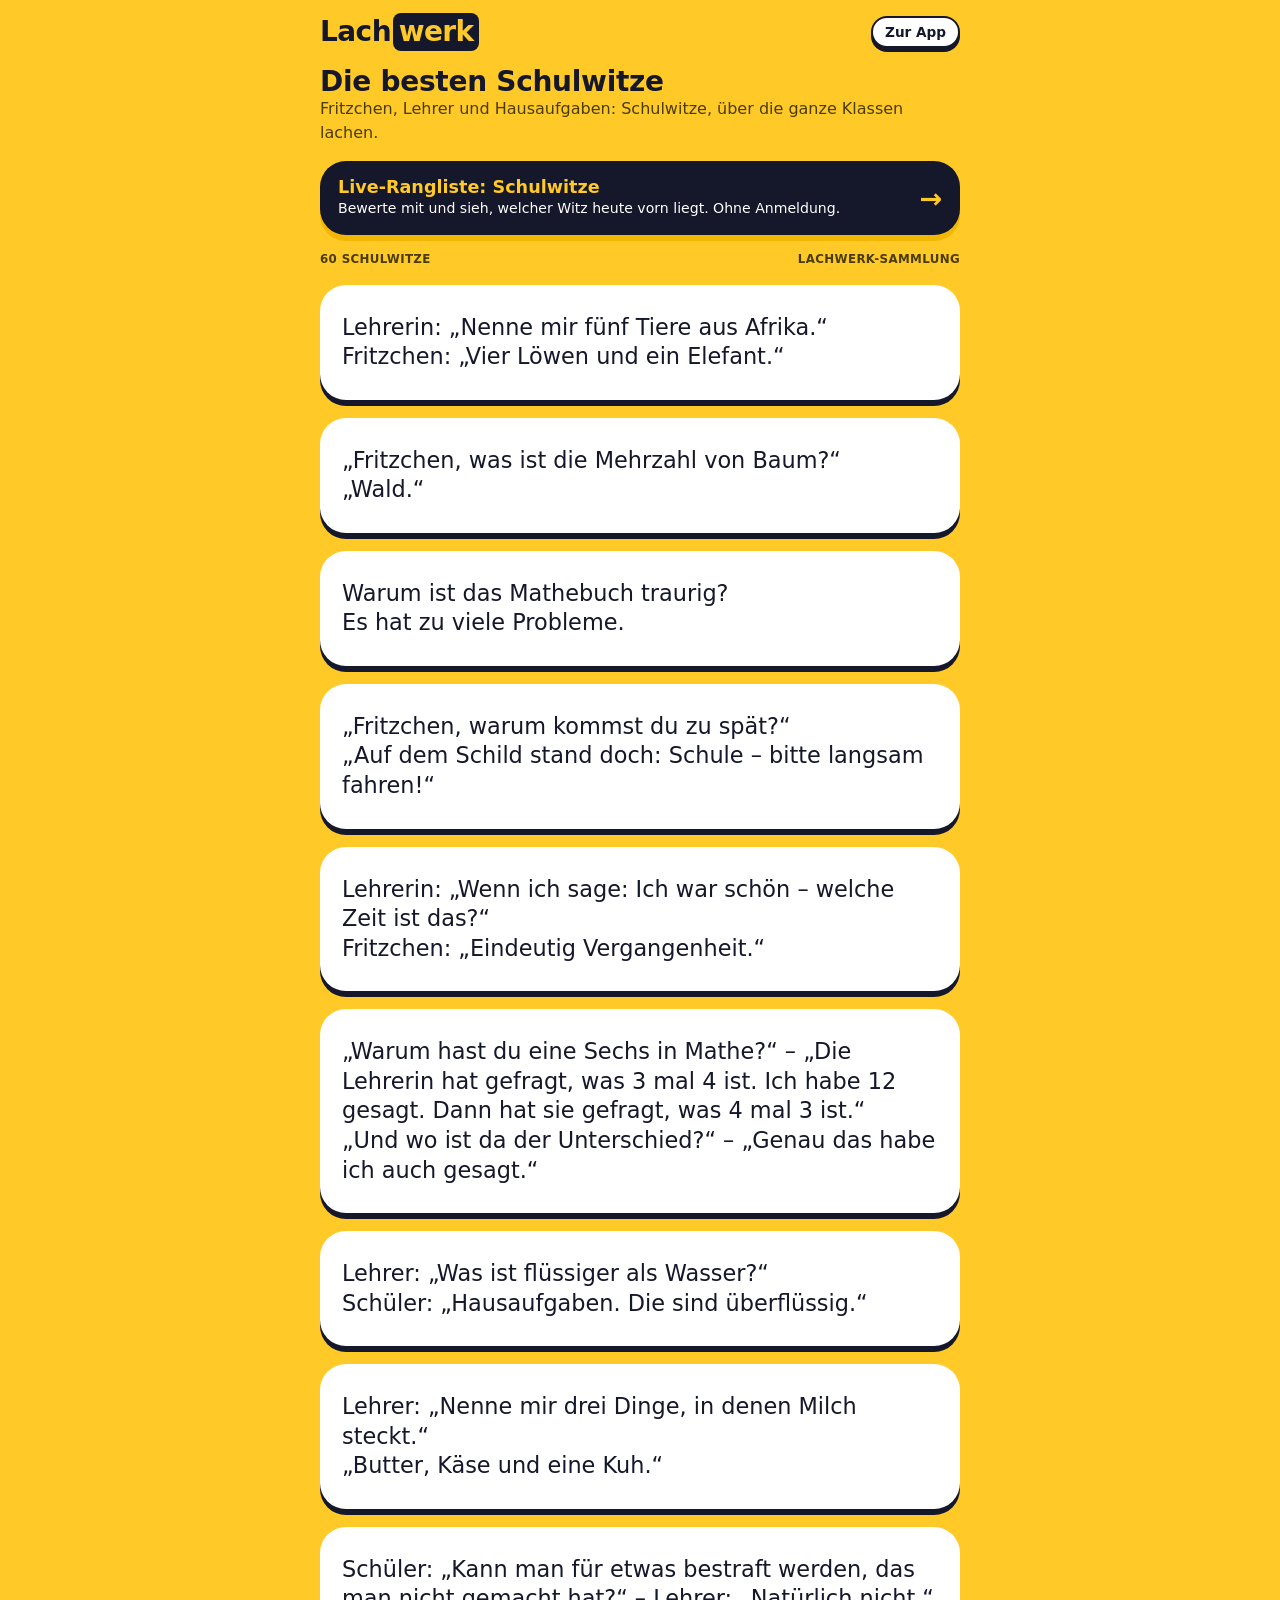
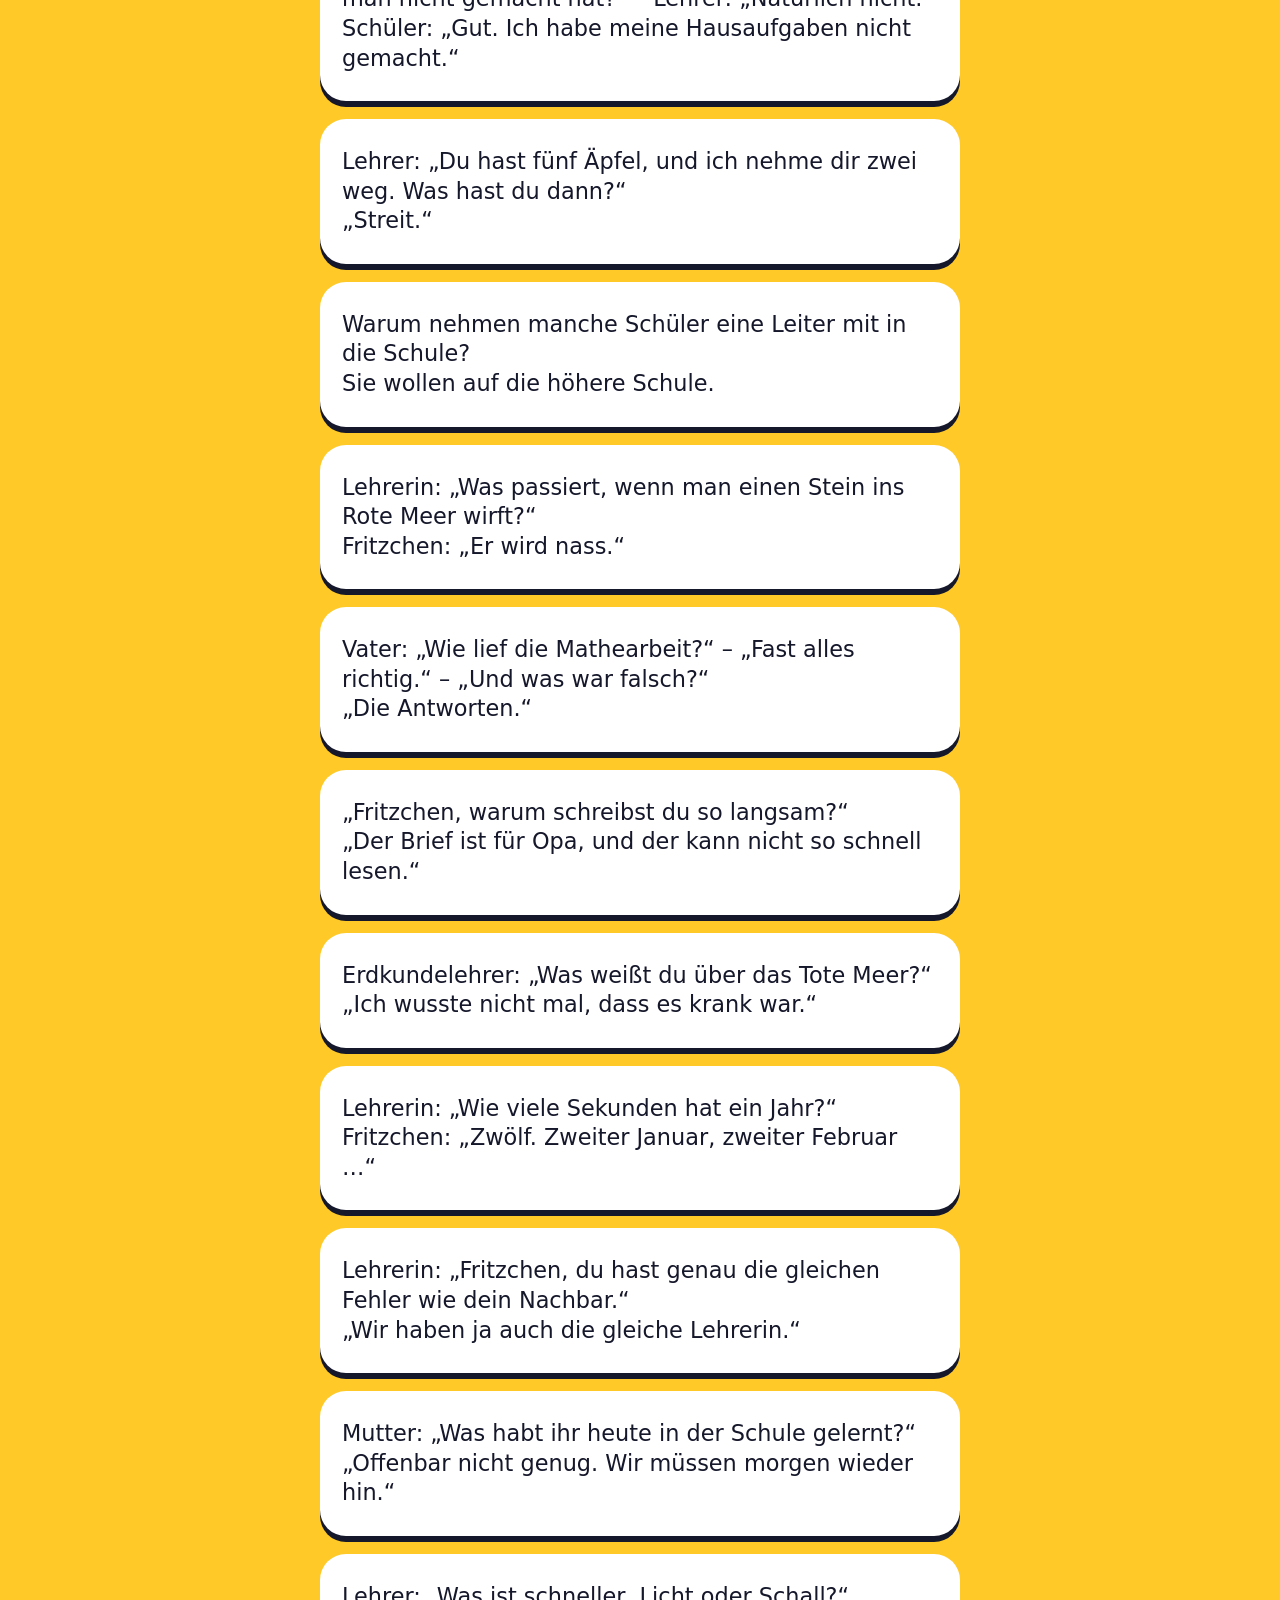
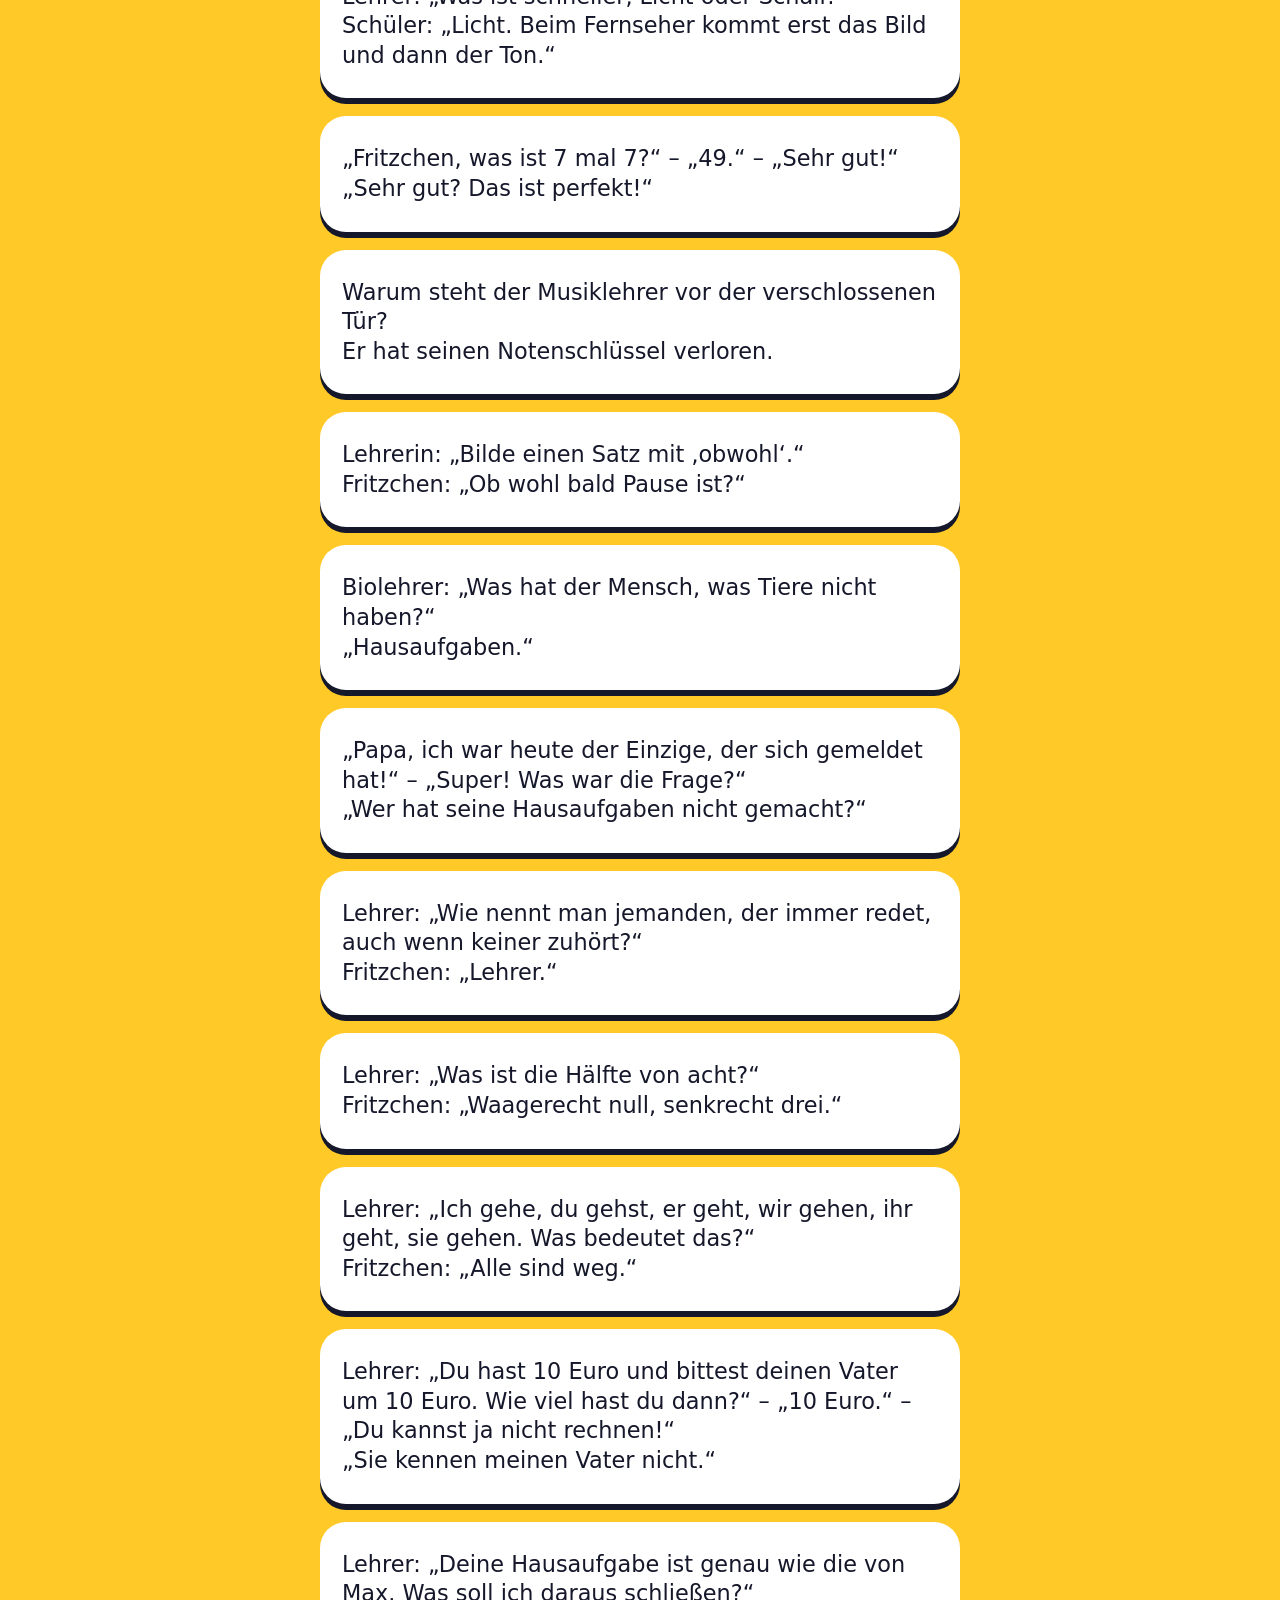
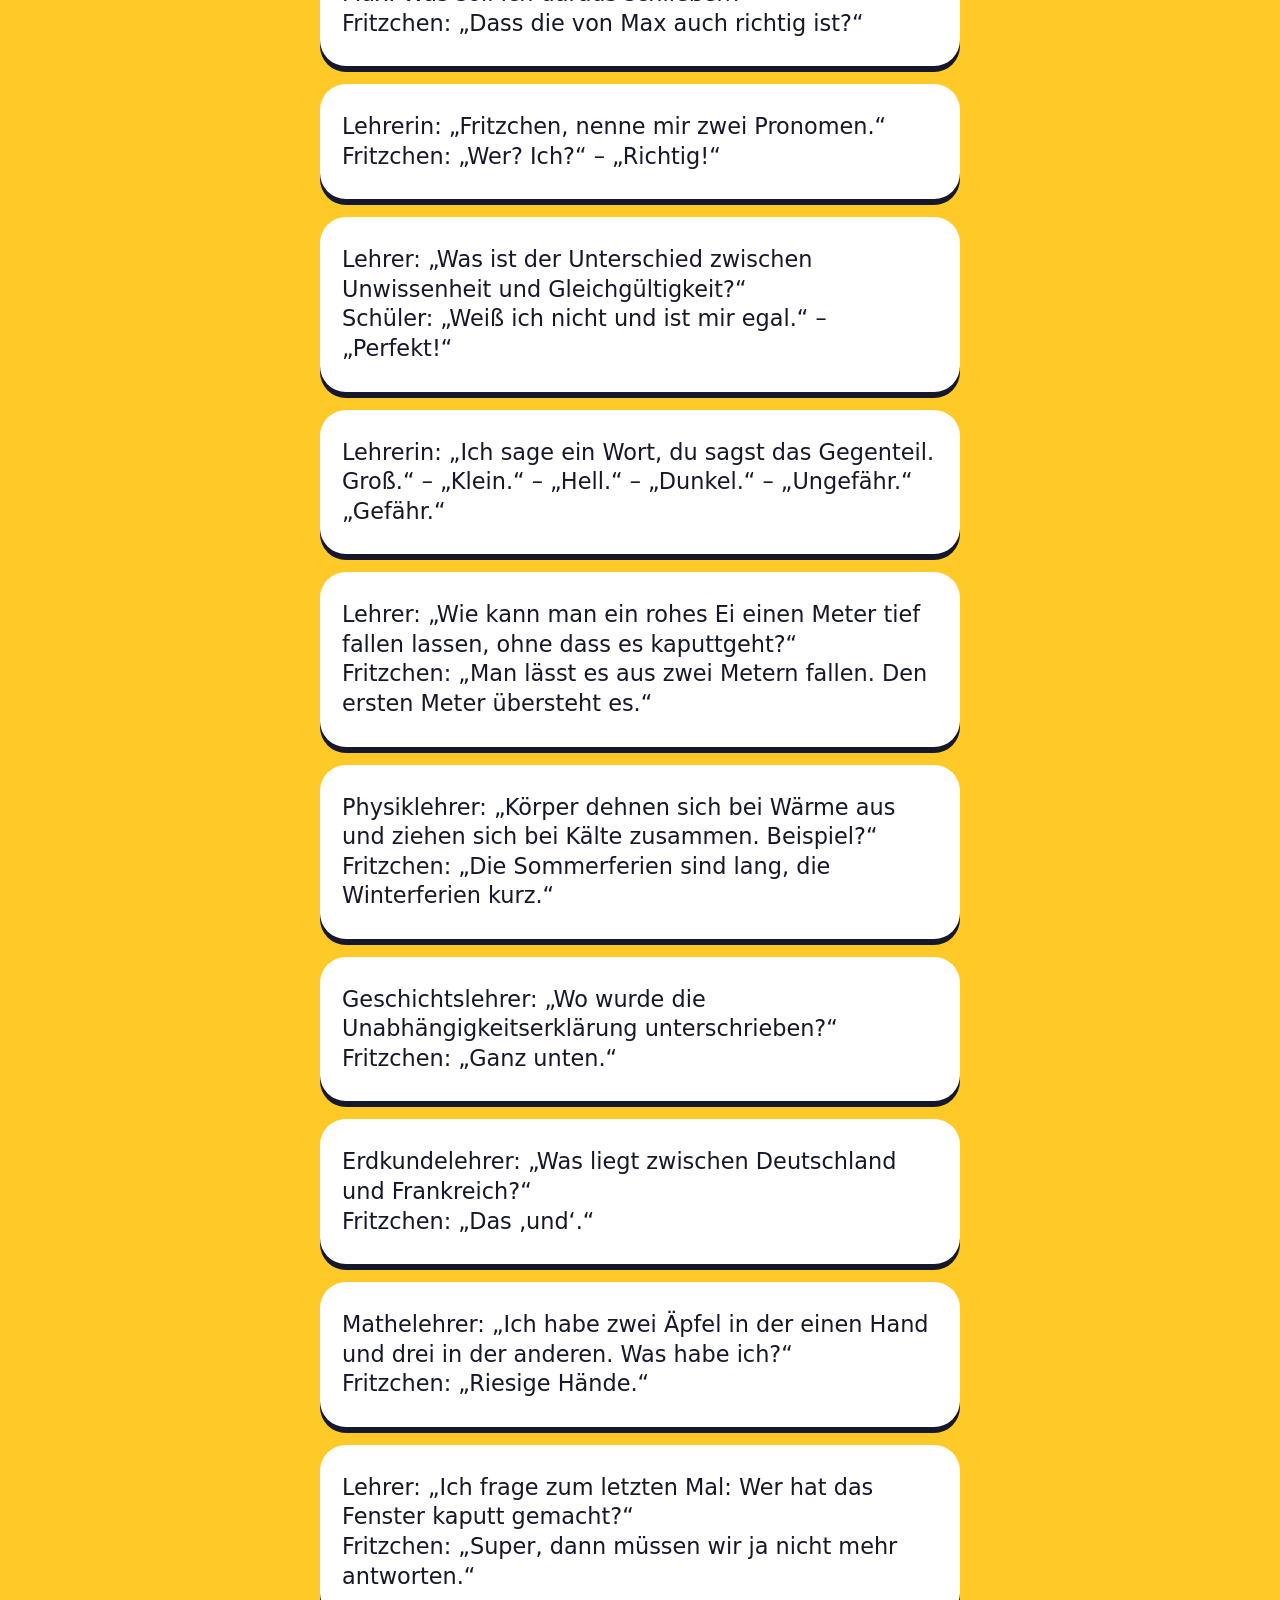
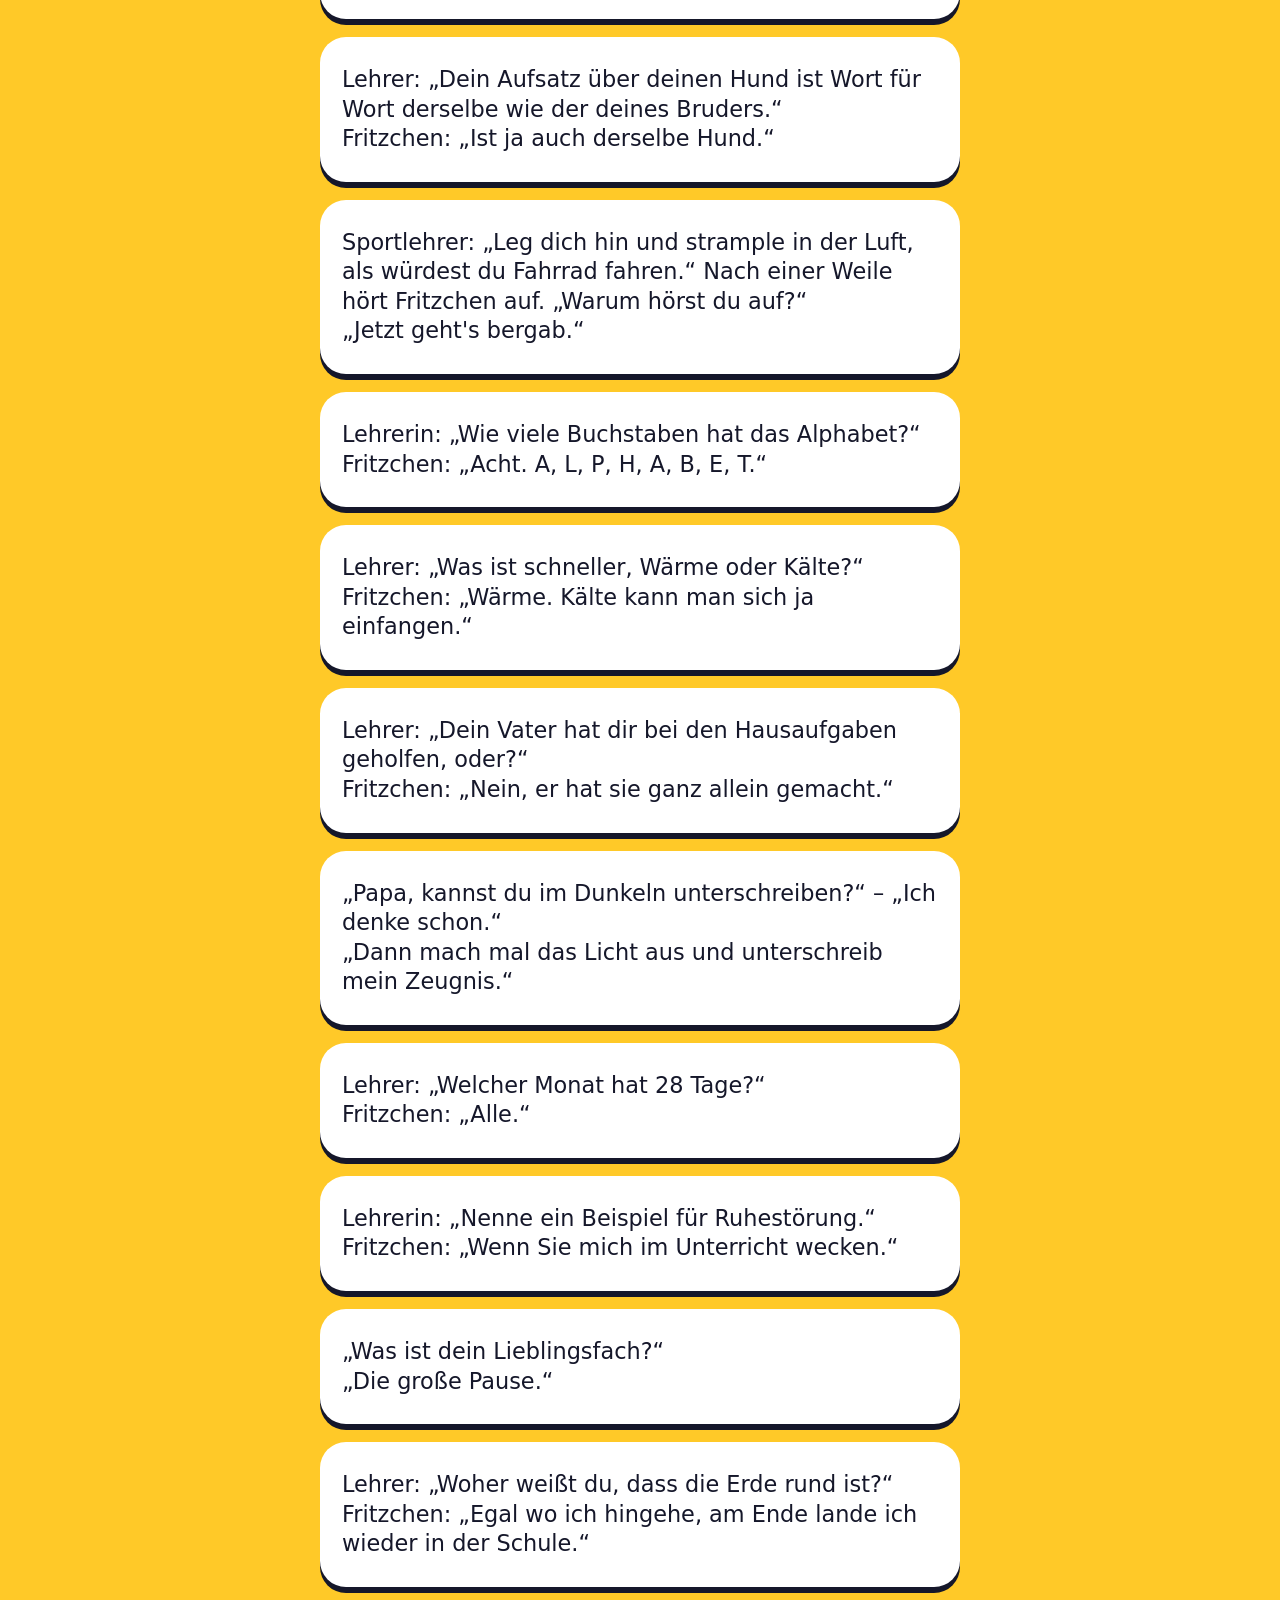
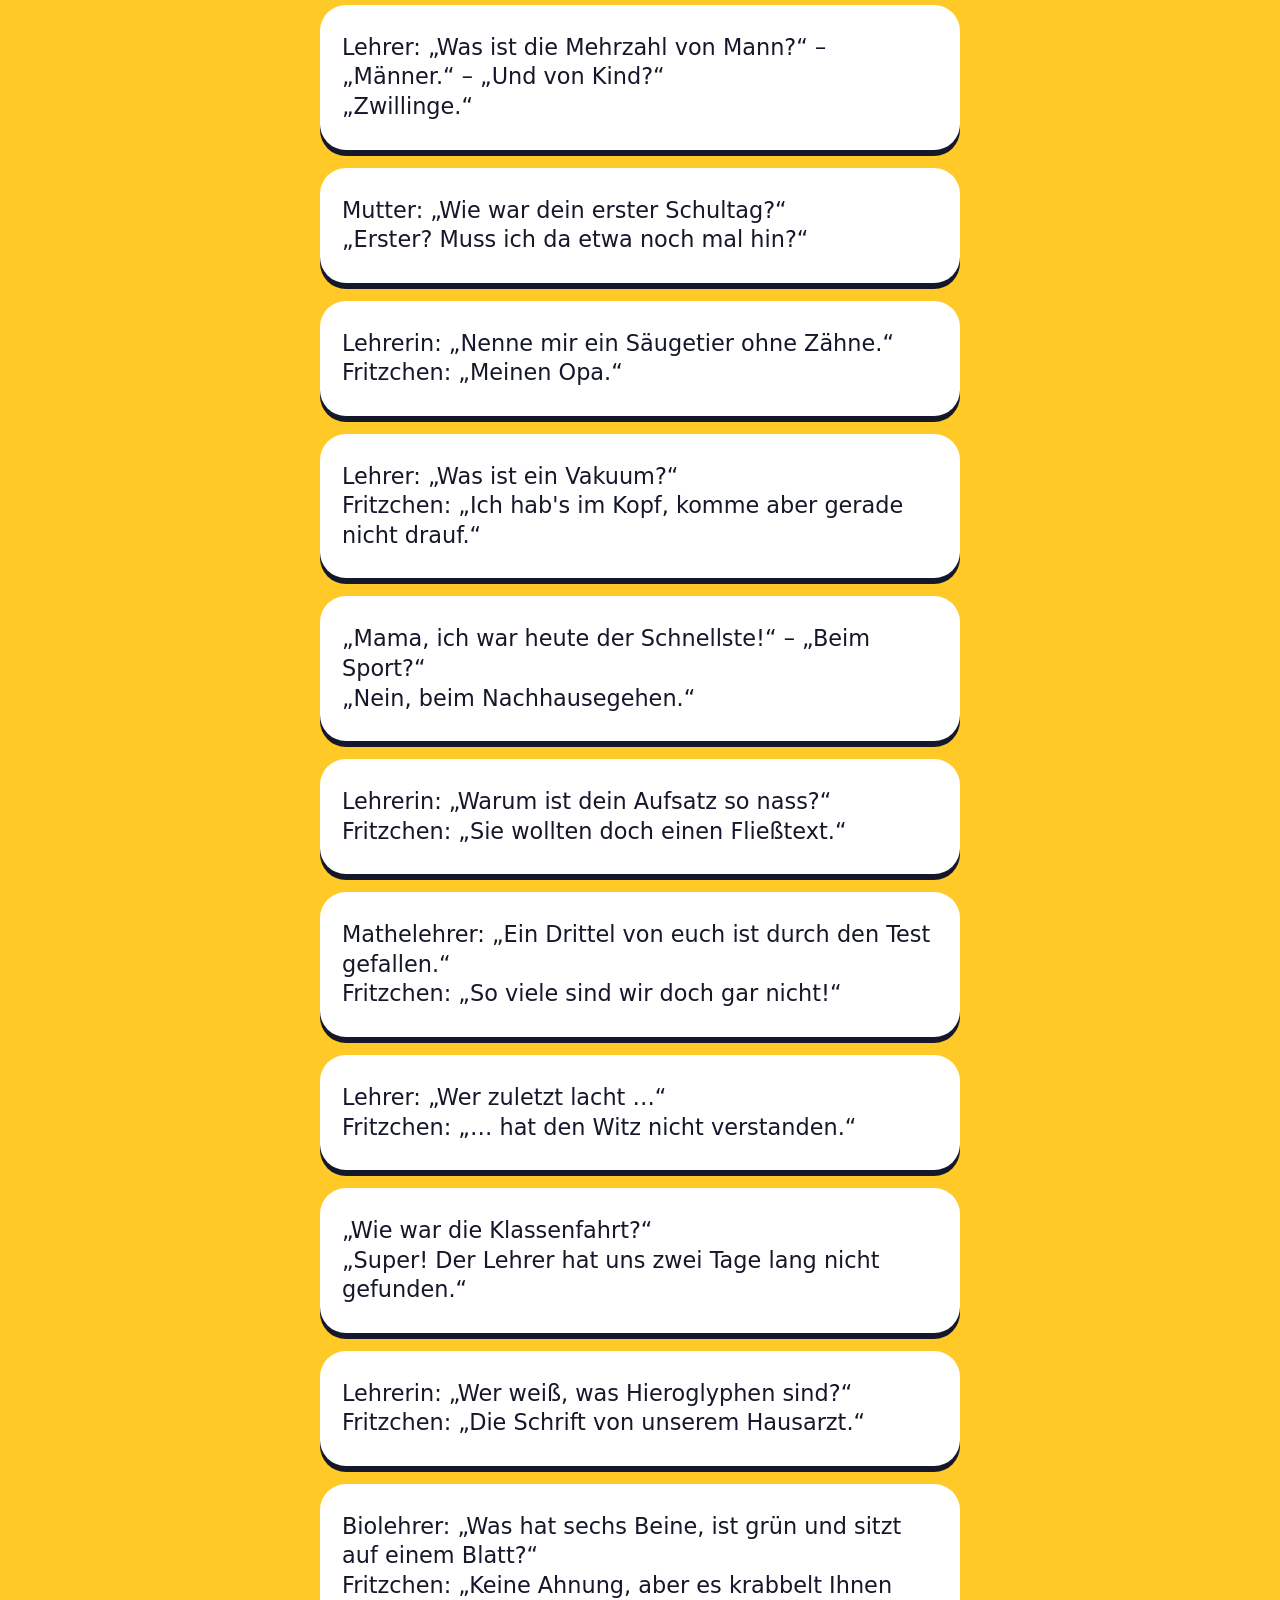
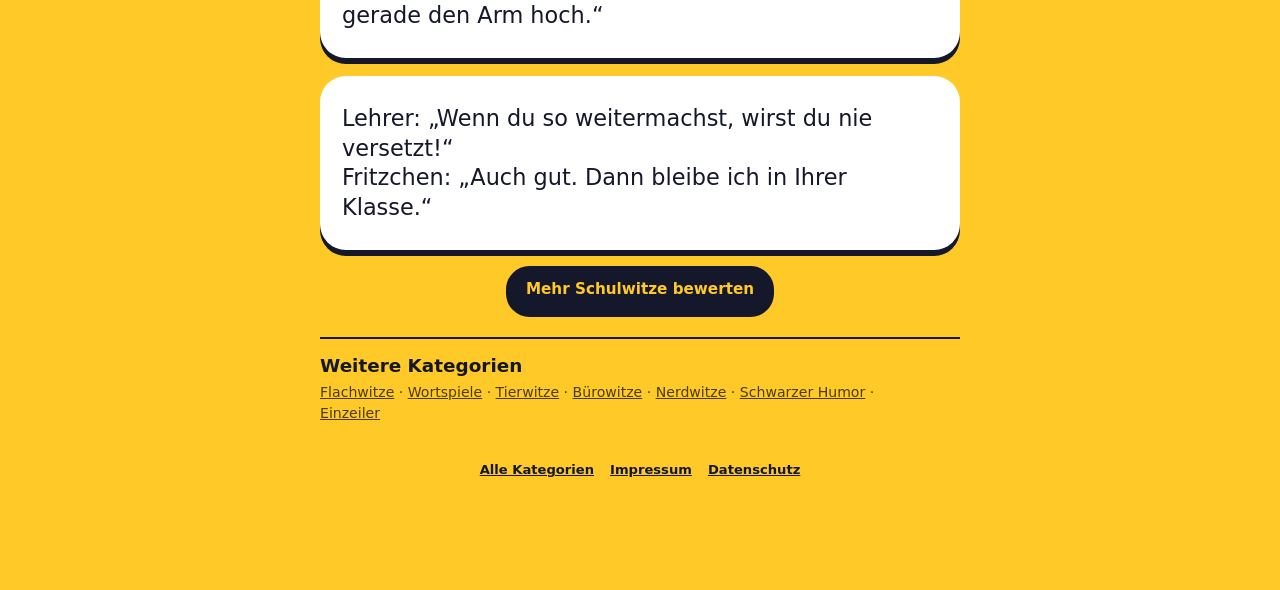
<file: witze/schule.html>
<!doctype html>
<html lang="de">
<head>
  <meta charset="utf-8">
  <meta name="viewport" content="width=device-width, initial-scale=1, viewport-fit=cover">
  <title>Die besten Schulwitze – Lachwerk</title>
  <meta name="description" content="Fritzchen, Lehrer und Hausaufgaben: Schulwitze, über die ganze Klassen lachen.">
  <link rel="canonical" href="https://lachwerk.github.io/witze/schule.html">
  <meta name="theme-color" content="#ffc928">
  <link rel="icon" href="../favicon.svg" type="image/svg+xml">
  <link rel="stylesheet" href="../style.css?v=10">
  <meta property="og:type" content="website">
  <meta property="og:title" content="Die besten Schulwitze – Lachwerk">
  <meta property="og:description" content="Fritzchen, Lehrer und Hausaufgaben: Schulwitze, über die ganze Klassen lachen.">
  <meta property="og:url" content="https://lachwerk.github.io/witze/schule.html">
  <meta property="og:image" content="https://lachwerk.github.io/og-image.png">
</head>
<body>
  <div class="wrap">
    <header><div class="bar"><a class="logo" href="../">Lach<span>werk</span></a><a class="who" href="../">Zur App</a></div></header>
    <main class="view">
      <div><h1>Die besten Schulwitze</h1><p class="muted on-y">Fritzchen, Lehrer und Hausaufgaben: Schulwitze, über die ganze Klassen lachen.</p></div>
      <a class="cta" href="../#/kategorie/schule"><span><strong>Live-Rangliste: Schulwitze</strong><br>Bewerte mit und sieh, welcher Witz heute vorn liegt. Ohne Anmeldung.</span><span class="arrow" aria-hidden="true">→</span></a>
      <div class="meta-row"><span>60 Schulwitze</span><span>Lachwerk-Sammlung</span></div>
      <ol class="list">
        <li class="card single"><div class="body"><p class="joke">Lehrerin: „Nenne mir fünf Tiere aus Afrika.“
Fritzchen: „Vier Löwen und ein Elefant.“</p></div></li>
        <li class="card single"><div class="body"><p class="joke">„Fritzchen, was ist die Mehrzahl von Baum?“
„Wald.“</p></div></li>
        <li class="card single"><div class="body"><p class="joke">Warum ist das Mathebuch traurig?
Es hat zu viele Probleme.</p></div></li>
        <li class="card single"><div class="body"><p class="joke">„Fritzchen, warum kommst du zu spät?“
„Auf dem Schild stand doch: Schule – bitte langsam fahren!“</p></div></li>
        <li class="card single"><div class="body"><p class="joke">Lehrerin: „Wenn ich sage: Ich war schön – welche Zeit ist das?“
Fritzchen: „Eindeutig Vergangenheit.“</p></div></li>
        <li class="card single"><div class="body"><p class="joke">„Warum hast du eine Sechs in Mathe?“ – „Die Lehrerin hat gefragt, was 3 mal 4 ist. Ich habe 12 gesagt. Dann hat sie gefragt, was 4 mal 3 ist.“
„Und wo ist da der Unterschied?“ – „Genau das habe ich auch gesagt.“</p></div></li>
        <li class="card single"><div class="body"><p class="joke">Lehrer: „Was ist flüssiger als Wasser?“
Schüler: „Hausaufgaben. Die sind überflüssig.“</p></div></li>
        <li class="card single"><div class="body"><p class="joke">Lehrer: „Nenne mir drei Dinge, in denen Milch steckt.“
„Butter, Käse und eine Kuh.“</p></div></li>
        <li class="card single"><div class="body"><p class="joke">Schüler: „Kann man für etwas bestraft werden, das man nicht gemacht hat?“ – Lehrer: „Natürlich nicht.“
Schüler: „Gut. Ich habe meine Hausaufgaben nicht gemacht.“</p></div></li>
        <li class="card single"><div class="body"><p class="joke">Lehrer: „Du hast fünf Äpfel, und ich nehme dir zwei weg. Was hast du dann?“
„Streit.“</p></div></li>
        <li class="card single"><div class="body"><p class="joke">Warum nehmen manche Schüler eine Leiter mit in die Schule?
Sie wollen auf die höhere Schule.</p></div></li>
        <li class="card single"><div class="body"><p class="joke">Lehrerin: „Was passiert, wenn man einen Stein ins Rote Meer wirft?“
Fritzchen: „Er wird nass.“</p></div></li>
        <li class="card single"><div class="body"><p class="joke">Vater: „Wie lief die Mathearbeit?“ – „Fast alles richtig.“ – „Und was war falsch?“
„Die Antworten.“</p></div></li>
        <li class="card single"><div class="body"><p class="joke">„Fritzchen, warum schreibst du so langsam?“
„Der Brief ist für Opa, und der kann nicht so schnell lesen.“</p></div></li>
        <li class="card single"><div class="body"><p class="joke">Erdkundelehrer: „Was weißt du über das Tote Meer?“
„Ich wusste nicht mal, dass es krank war.“</p></div></li>
        <li class="card single"><div class="body"><p class="joke">Lehrerin: „Wie viele Sekunden hat ein Jahr?“
Fritzchen: „Zwölf. Zweiter Januar, zweiter Februar …“</p></div></li>
        <li class="card single"><div class="body"><p class="joke">Lehrerin: „Fritzchen, du hast genau die gleichen Fehler wie dein Nachbar.“
„Wir haben ja auch die gleiche Lehrerin.“</p></div></li>
        <li class="card single"><div class="body"><p class="joke">Mutter: „Was habt ihr heute in der Schule gelernt?“
„Offenbar nicht genug. Wir müssen morgen wieder hin.“</p></div></li>
        <li class="card single"><div class="body"><p class="joke">Lehrer: „Was ist schneller, Licht oder Schall?“
Schüler: „Licht. Beim Fernseher kommt erst das Bild und dann der Ton.“</p></div></li>
        <li class="card single"><div class="body"><p class="joke">„Fritzchen, was ist 7 mal 7?“ – „49.“ – „Sehr gut!“
„Sehr gut? Das ist perfekt!“</p></div></li>
        <li class="card single"><div class="body"><p class="joke">Warum steht der Musiklehrer vor der verschlossenen Tür?
Er hat seinen Notenschlüssel verloren.</p></div></li>
        <li class="card single"><div class="body"><p class="joke">Lehrerin: „Bilde einen Satz mit ‚obwohl‘.“
Fritzchen: „Ob wohl bald Pause ist?“</p></div></li>
        <li class="card single"><div class="body"><p class="joke">Biolehrer: „Was hat der Mensch, was Tiere nicht haben?“
„Hausaufgaben.“</p></div></li>
        <li class="card single"><div class="body"><p class="joke">„Papa, ich war heute der Einzige, der sich gemeldet hat!“ – „Super! Was war die Frage?“
„Wer hat seine Hausaufgaben nicht gemacht?“</p></div></li>
        <li class="card single"><div class="body"><p class="joke">Lehrer: „Wie nennt man jemanden, der immer redet, auch wenn keiner zuhört?“
Fritzchen: „Lehrer.“</p></div></li>
        <li class="card single"><div class="body"><p class="joke">Lehrer: „Was ist die Hälfte von acht?“
Fritzchen: „Waagerecht null, senkrecht drei.“</p></div></li>
        <li class="card single"><div class="body"><p class="joke">Lehrer: „Ich gehe, du gehst, er geht, wir gehen, ihr geht, sie gehen. Was bedeutet das?“
Fritzchen: „Alle sind weg.“</p></div></li>
        <li class="card single"><div class="body"><p class="joke">Lehrer: „Du hast 10 Euro und bittest deinen Vater um 10 Euro. Wie viel hast du dann?“ – „10 Euro.“ – „Du kannst ja nicht rechnen!“
„Sie kennen meinen Vater nicht.“</p></div></li>
        <li class="card single"><div class="body"><p class="joke">Lehrer: „Deine Hausaufgabe ist genau wie die von Max. Was soll ich daraus schließen?“
Fritzchen: „Dass die von Max auch richtig ist?“</p></div></li>
        <li class="card single"><div class="body"><p class="joke">Lehrerin: „Fritzchen, nenne mir zwei Pronomen.“
Fritzchen: „Wer? Ich?“ – „Richtig!“</p></div></li>
        <li class="card single"><div class="body"><p class="joke">Lehrer: „Was ist der Unterschied zwischen Unwissenheit und Gleichgültigkeit?“
Schüler: „Weiß ich nicht und ist mir egal.“ – „Perfekt!“</p></div></li>
        <li class="card single"><div class="body"><p class="joke">Lehrerin: „Ich sage ein Wort, du sagst das Gegenteil. Groß.“ – „Klein.“ – „Hell.“ – „Dunkel.“ – „Ungefähr.“
„Gefähr.“</p></div></li>
        <li class="card single"><div class="body"><p class="joke">Lehrer: „Wie kann man ein rohes Ei einen Meter tief fallen lassen, ohne dass es kaputtgeht?“
Fritzchen: „Man lässt es aus zwei Metern fallen. Den ersten Meter übersteht es.“</p></div></li>
        <li class="card single"><div class="body"><p class="joke">Physiklehrer: „Körper dehnen sich bei Wärme aus und ziehen sich bei Kälte zusammen. Beispiel?“
Fritzchen: „Die Sommerferien sind lang, die Winterferien kurz.“</p></div></li>
        <li class="card single"><div class="body"><p class="joke">Geschichtslehrer: „Wo wurde die Unabhängigkeitserklärung unterschrieben?“
Fritzchen: „Ganz unten.“</p></div></li>
        <li class="card single"><div class="body"><p class="joke">Erdkundelehrer: „Was liegt zwischen Deutschland und Frankreich?“
Fritzchen: „Das ‚und‘.“</p></div></li>
        <li class="card single"><div class="body"><p class="joke">Mathelehrer: „Ich habe zwei Äpfel in der einen Hand und drei in der anderen. Was habe ich?“
Fritzchen: „Riesige Hände.“</p></div></li>
        <li class="card single"><div class="body"><p class="joke">Lehrer: „Ich frage zum letzten Mal: Wer hat das Fenster kaputt gemacht?“
Fritzchen: „Super, dann müssen wir ja nicht mehr antworten.“</p></div></li>
        <li class="card single"><div class="body"><p class="joke">Lehrer: „Dein Aufsatz über deinen Hund ist Wort für Wort derselbe wie der deines Bruders.“
Fritzchen: „Ist ja auch derselbe Hund.“</p></div></li>
        <li class="card single"><div class="body"><p class="joke">Sportlehrer: „Leg dich hin und strample in der Luft, als würdest du Fahrrad fahren.“ Nach einer Weile hört Fritzchen auf. „Warum hörst du auf?“
„Jetzt geht&#x27;s bergab.“</p></div></li>
        <li class="card single"><div class="body"><p class="joke">Lehrerin: „Wie viele Buchstaben hat das Alphabet?“
Fritzchen: „Acht. A, L, P, H, A, B, E, T.“</p></div></li>
        <li class="card single"><div class="body"><p class="joke">Lehrer: „Was ist schneller, Wärme oder Kälte?“
Fritzchen: „Wärme. Kälte kann man sich ja einfangen.“</p></div></li>
        <li class="card single"><div class="body"><p class="joke">Lehrer: „Dein Vater hat dir bei den Hausaufgaben geholfen, oder?“
Fritzchen: „Nein, er hat sie ganz allein gemacht.“</p></div></li>
        <li class="card single"><div class="body"><p class="joke">„Papa, kannst du im Dunkeln unterschreiben?“ – „Ich denke schon.“
„Dann mach mal das Licht aus und unterschreib mein Zeugnis.“</p></div></li>
        <li class="card single"><div class="body"><p class="joke">Lehrer: „Welcher Monat hat 28 Tage?“
Fritzchen: „Alle.“</p></div></li>
        <li class="card single"><div class="body"><p class="joke">Lehrerin: „Nenne ein Beispiel für Ruhestörung.“
Fritzchen: „Wenn Sie mich im Unterricht wecken.“</p></div></li>
        <li class="card single"><div class="body"><p class="joke">„Was ist dein Lieblingsfach?“
„Die große Pause.“</p></div></li>
        <li class="card single"><div class="body"><p class="joke">Lehrer: „Woher weißt du, dass die Erde rund ist?“
Fritzchen: „Egal wo ich hingehe, am Ende lande ich wieder in der Schule.“</p></div></li>
        <li class="card single"><div class="body"><p class="joke">Lehrer: „Was ist die Mehrzahl von Mann?“ – „Männer.“ – „Und von Kind?“
„Zwillinge.“</p></div></li>
        <li class="card single"><div class="body"><p class="joke">Mutter: „Wie war dein erster Schultag?“
„Erster? Muss ich da etwa noch mal hin?“</p></div></li>
        <li class="card single"><div class="body"><p class="joke">Lehrerin: „Nenne mir ein Säugetier ohne Zähne.“
Fritzchen: „Meinen Opa.“</p></div></li>
        <li class="card single"><div class="body"><p class="joke">Lehrer: „Was ist ein Vakuum?“
Fritzchen: „Ich hab&#x27;s im Kopf, komme aber gerade nicht drauf.“</p></div></li>
        <li class="card single"><div class="body"><p class="joke">„Mama, ich war heute der Schnellste!“ – „Beim Sport?“
„Nein, beim Nachhausegehen.“</p></div></li>
        <li class="card single"><div class="body"><p class="joke">Lehrerin: „Warum ist dein Aufsatz so nass?“
Fritzchen: „Sie wollten doch einen Fließtext.“</p></div></li>
        <li class="card single"><div class="body"><p class="joke">Mathelehrer: „Ein Drittel von euch ist durch den Test gefallen.“
Fritzchen: „So viele sind wir doch gar nicht!“</p></div></li>
        <li class="card single"><div class="body"><p class="joke">Lehrer: „Wer zuletzt lacht …“
Fritzchen: „… hat den Witz nicht verstanden.“</p></div></li>
        <li class="card single"><div class="body"><p class="joke">„Wie war die Klassenfahrt?“
„Super! Der Lehrer hat uns zwei Tage lang nicht gefunden.“</p></div></li>
        <li class="card single"><div class="body"><p class="joke">Lehrerin: „Wer weiß, was Hieroglyphen sind?“
Fritzchen: „Die Schrift von unserem Hausarzt.“</p></div></li>
        <li class="card single"><div class="body"><p class="joke">Biolehrer: „Was hat sechs Beine, ist grün und sitzt auf einem Blatt?“
Fritzchen: „Keine Ahnung, aber es krabbelt Ihnen gerade den Arm hoch.“</p></div></li>
        <li class="card single"><div class="body"><p class="joke">Lehrer: „Wenn du so weitermachst, wirst du nie versetzt!“
Fritzchen: „Auch gut. Dann bleibe ich in Ihrer Klasse.“</p></div></li>
      </ol>
      <a class="btn" href="../#/kategorie/schule" style="justify-self:center">Mehr Schulwitze bewerten</a>
      <section class="how"><h2>Weitere Kategorien</h2><p><a href="flachwitze.html">Flachwitze</a> · <a href="wortspiele.html">Wortspiele</a> · <a href="tiere.html">Tierwitze</a> · <a href="buero.html">Bürowitze</a> · <a href="nerd.html">Nerdwitze</a> · <a href="schwarz.html">Schwarzer Humor</a> · <a href="einzeiler.html">Einzeiler</a></p></section>
    </main>
    <footer><nav><a href="./">Alle Kategorien</a><a href="../impressum.html">Impressum</a><a href="../datenschutz.html">Datenschutz</a></nav></footer>
  </div>
</body>
</html>
</file>
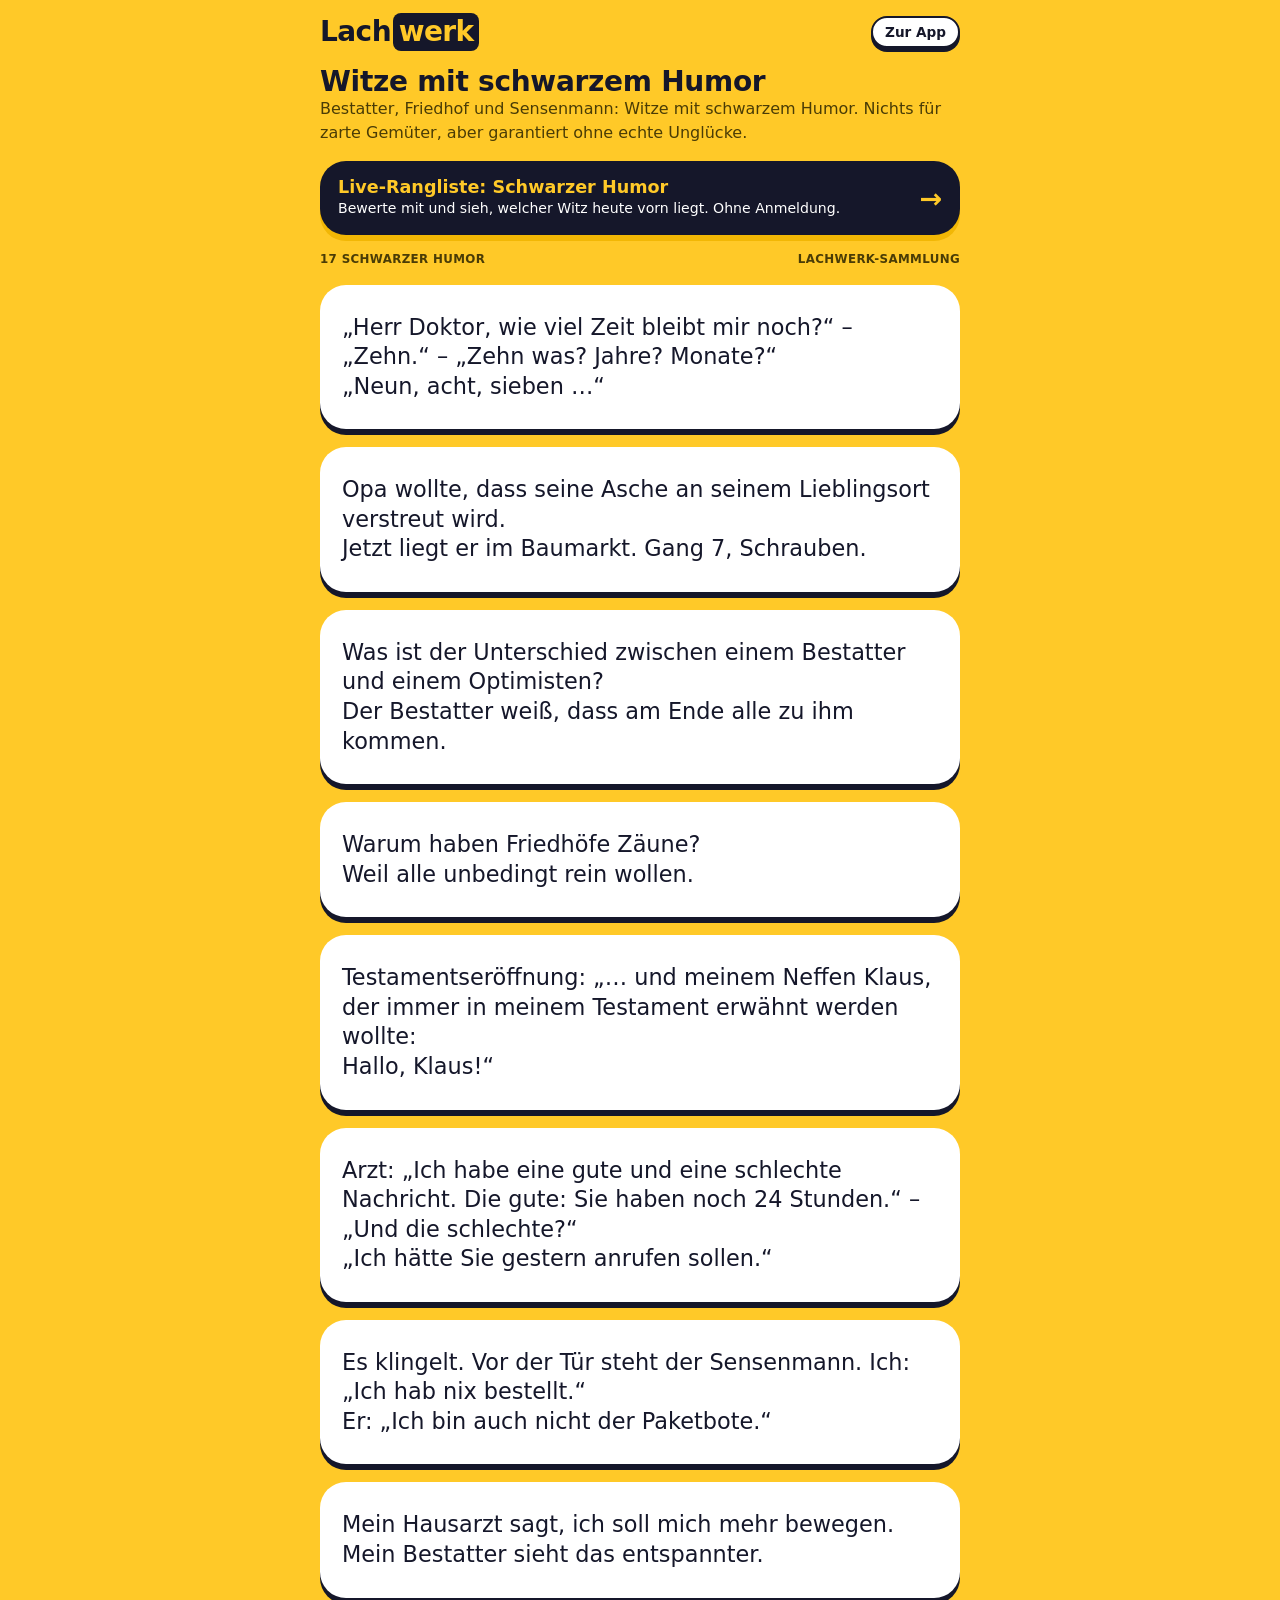
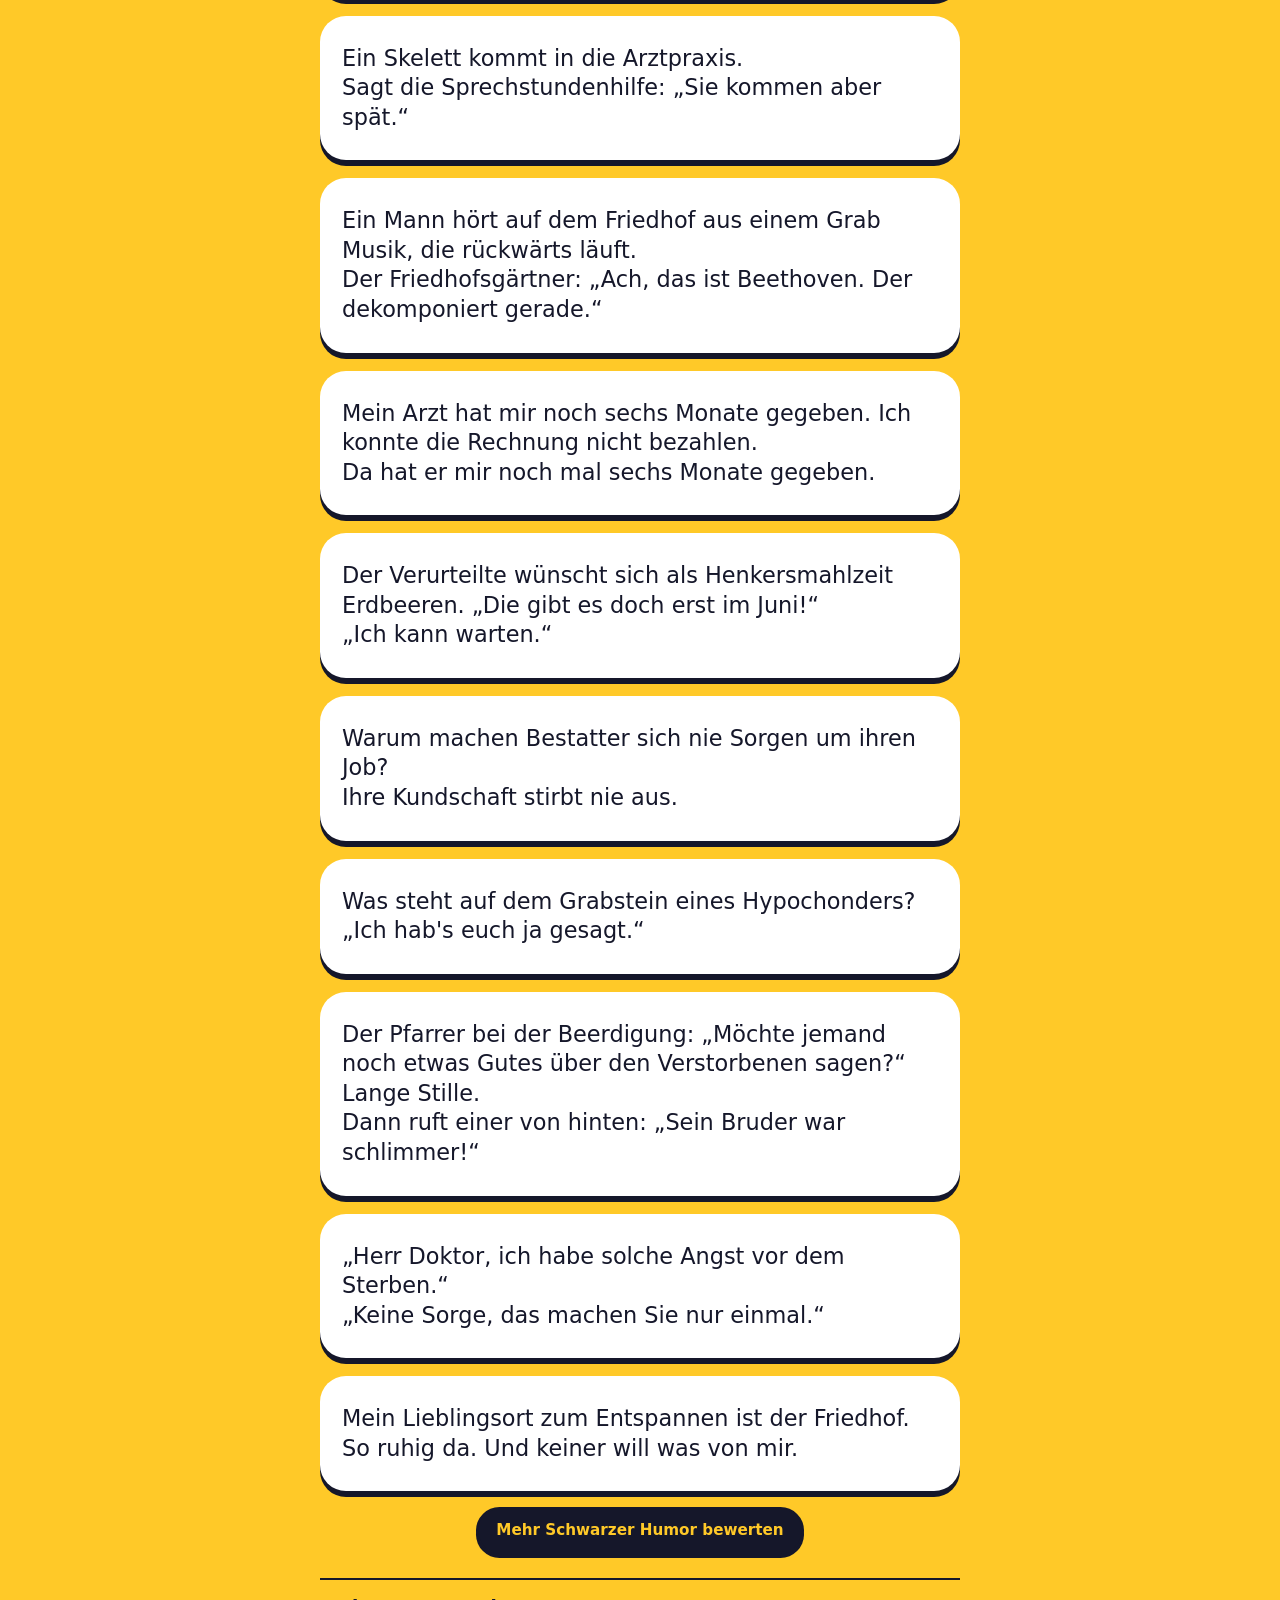
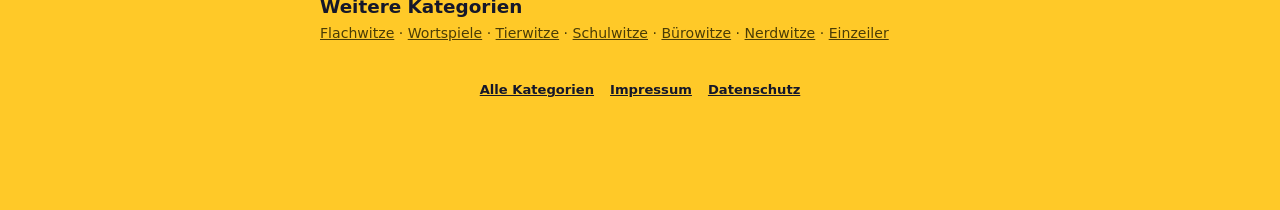
<file: witze/schwarz.html>
<!doctype html>
<html lang="de">
<head>
  <meta charset="utf-8">
  <meta name="viewport" content="width=device-width, initial-scale=1, viewport-fit=cover">
  <title>Witze mit schwarzem Humor – Lachwerk</title>
  <meta name="description" content="Bestatter, Friedhof und Sensenmann: Witze mit schwarzem Humor. Nichts für zarte Gemüter, aber garantiert ohne echte Unglücke.">
  <link rel="canonical" href="https://lachwerk.github.io/witze/schwarz.html">
  <meta name="theme-color" content="#ffc928">
  <link rel="icon" href="../favicon.svg" type="image/svg+xml">
  <link rel="stylesheet" href="../style.css?v=10">
  <meta property="og:type" content="website">
  <meta property="og:title" content="Witze mit schwarzem Humor – Lachwerk">
  <meta property="og:description" content="Bestatter, Friedhof und Sensenmann: Witze mit schwarzem Humor. Nichts für zarte Gemüter, aber garantiert ohne echte Unglücke.">
  <meta property="og:url" content="https://lachwerk.github.io/witze/schwarz.html">
  <meta property="og:image" content="https://lachwerk.github.io/og-image.png">
</head>
<body>
  <div class="wrap">
    <header><div class="bar"><a class="logo" href="../">Lach<span>werk</span></a><a class="who" href="../">Zur App</a></div></header>
    <main class="view">
      <div><h1>Witze mit schwarzem Humor</h1><p class="muted on-y">Bestatter, Friedhof und Sensenmann: Witze mit schwarzem Humor. Nichts für zarte Gemüter, aber garantiert ohne echte Unglücke.</p></div>
      <a class="cta" href="../#/kategorie/schwarz"><span><strong>Live-Rangliste: Schwarzer Humor</strong><br>Bewerte mit und sieh, welcher Witz heute vorn liegt. Ohne Anmeldung.</span><span class="arrow" aria-hidden="true">→</span></a>
      <div class="meta-row"><span>17 Schwarzer Humor</span><span>Lachwerk-Sammlung</span></div>
      <ol class="list">
        <li class="card single"><div class="body"><p class="joke">„Herr Doktor, wie viel Zeit bleibt mir noch?“ – „Zehn.“ – „Zehn was? Jahre? Monate?“
„Neun, acht, sieben …“</p></div></li>
        <li class="card single"><div class="body"><p class="joke">Opa wollte, dass seine Asche an seinem Lieblingsort verstreut wird.
Jetzt liegt er im Baumarkt. Gang 7, Schrauben.</p></div></li>
        <li class="card single"><div class="body"><p class="joke">Was ist der Unterschied zwischen einem Bestatter und einem Optimisten?
Der Bestatter weiß, dass am Ende alle zu ihm kommen.</p></div></li>
        <li class="card single"><div class="body"><p class="joke">Warum haben Friedhöfe Zäune?
Weil alle unbedingt rein wollen.</p></div></li>
        <li class="card single"><div class="body"><p class="joke">Testamentseröffnung: „… und meinem Neffen Klaus, der immer in meinem Testament erwähnt werden wollte:
Hallo, Klaus!“</p></div></li>
        <li class="card single"><div class="body"><p class="joke">Arzt: „Ich habe eine gute und eine schlechte Nachricht. Die gute: Sie haben noch 24 Stunden.“ – „Und die schlechte?“
„Ich hätte Sie gestern anrufen sollen.“</p></div></li>
        <li class="card single"><div class="body"><p class="joke">Es klingelt. Vor der Tür steht der Sensenmann. Ich: „Ich hab nix bestellt.“
Er: „Ich bin auch nicht der Paketbote.“</p></div></li>
        <li class="card single"><div class="body"><p class="joke">Mein Hausarzt sagt, ich soll mich mehr bewegen.
Mein Bestatter sieht das entspannter.</p></div></li>
        <li class="card single"><div class="body"><p class="joke">Ein Skelett kommt in die Arztpraxis.
Sagt die Sprechstundenhilfe: „Sie kommen aber spät.“</p></div></li>
        <li class="card single"><div class="body"><p class="joke">Ein Mann hört auf dem Friedhof aus einem Grab Musik, die rückwärts läuft.
Der Friedhofsgärtner: „Ach, das ist Beethoven. Der dekomponiert gerade.“</p></div></li>
        <li class="card single"><div class="body"><p class="joke">Mein Arzt hat mir noch sechs Monate gegeben. Ich konnte die Rechnung nicht bezahlen.
Da hat er mir noch mal sechs Monate gegeben.</p></div></li>
        <li class="card single"><div class="body"><p class="joke">Der Verurteilte wünscht sich als Henkersmahlzeit Erdbeeren. „Die gibt es doch erst im Juni!“
„Ich kann warten.“</p></div></li>
        <li class="card single"><div class="body"><p class="joke">Warum machen Bestatter sich nie Sorgen um ihren Job?
Ihre Kundschaft stirbt nie aus.</p></div></li>
        <li class="card single"><div class="body"><p class="joke">Was steht auf dem Grabstein eines Hypochonders?
„Ich hab&#x27;s euch ja gesagt.“</p></div></li>
        <li class="card single"><div class="body"><p class="joke">Der Pfarrer bei der Beerdigung: „Möchte jemand noch etwas Gutes über den Verstorbenen sagen?“ Lange Stille.
Dann ruft einer von hinten: „Sein Bruder war schlimmer!“</p></div></li>
        <li class="card single"><div class="body"><p class="joke">„Herr Doktor, ich habe solche Angst vor dem Sterben.“
„Keine Sorge, das machen Sie nur einmal.“</p></div></li>
        <li class="card single"><div class="body"><p class="joke">Mein Lieblingsort zum Entspannen ist der Friedhof.
So ruhig da. Und keiner will was von mir.</p></div></li>
      </ol>
      <a class="btn" href="../#/kategorie/schwarz" style="justify-self:center">Mehr Schwarzer Humor bewerten</a>
      <section class="how"><h2>Weitere Kategorien</h2><p><a href="flachwitze.html">Flachwitze</a> · <a href="wortspiele.html">Wortspiele</a> · <a href="tiere.html">Tierwitze</a> · <a href="schule.html">Schulwitze</a> · <a href="buero.html">Bürowitze</a> · <a href="nerd.html">Nerdwitze</a> · <a href="einzeiler.html">Einzeiler</a></p></section>
    </main>
    <footer><nav><a href="./">Alle Kategorien</a><a href="../impressum.html">Impressum</a><a href="../datenschutz.html">Datenschutz</a></nav></footer>
  </div>
</body>
</html>
</file>
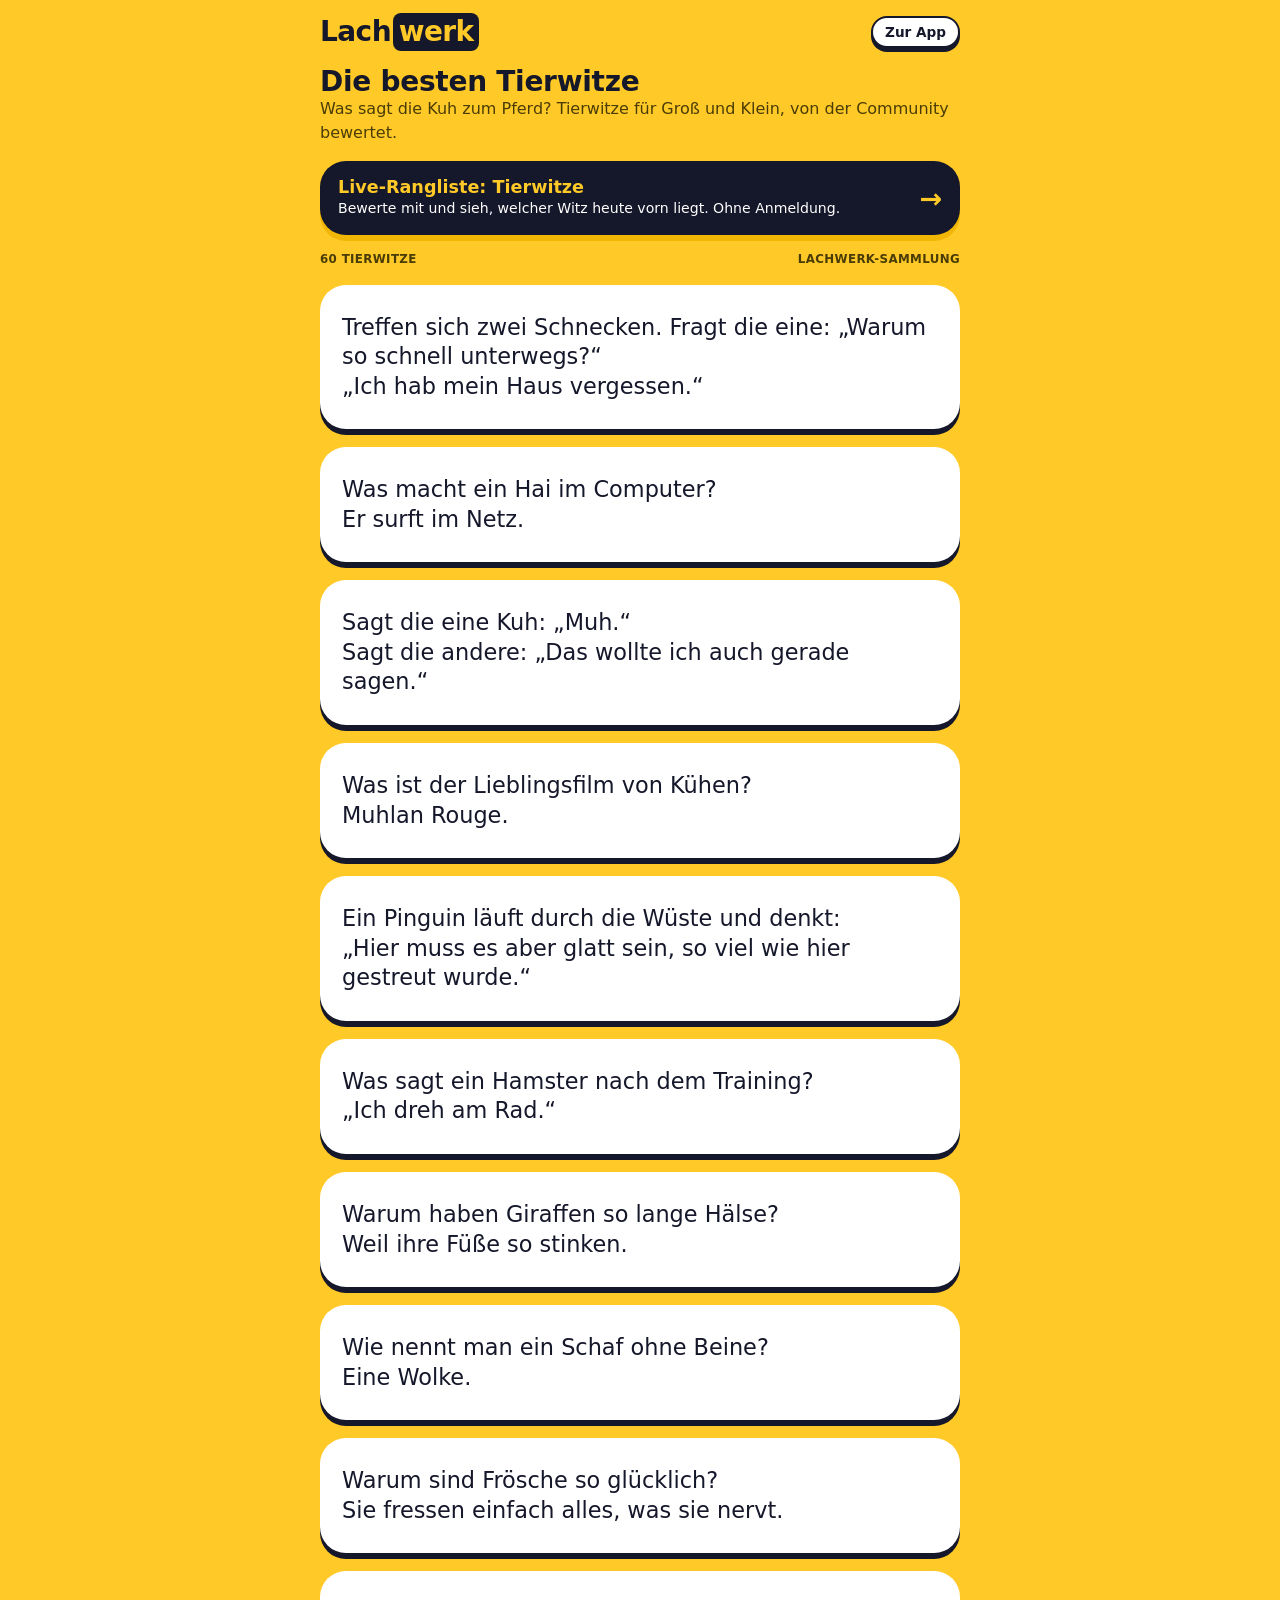
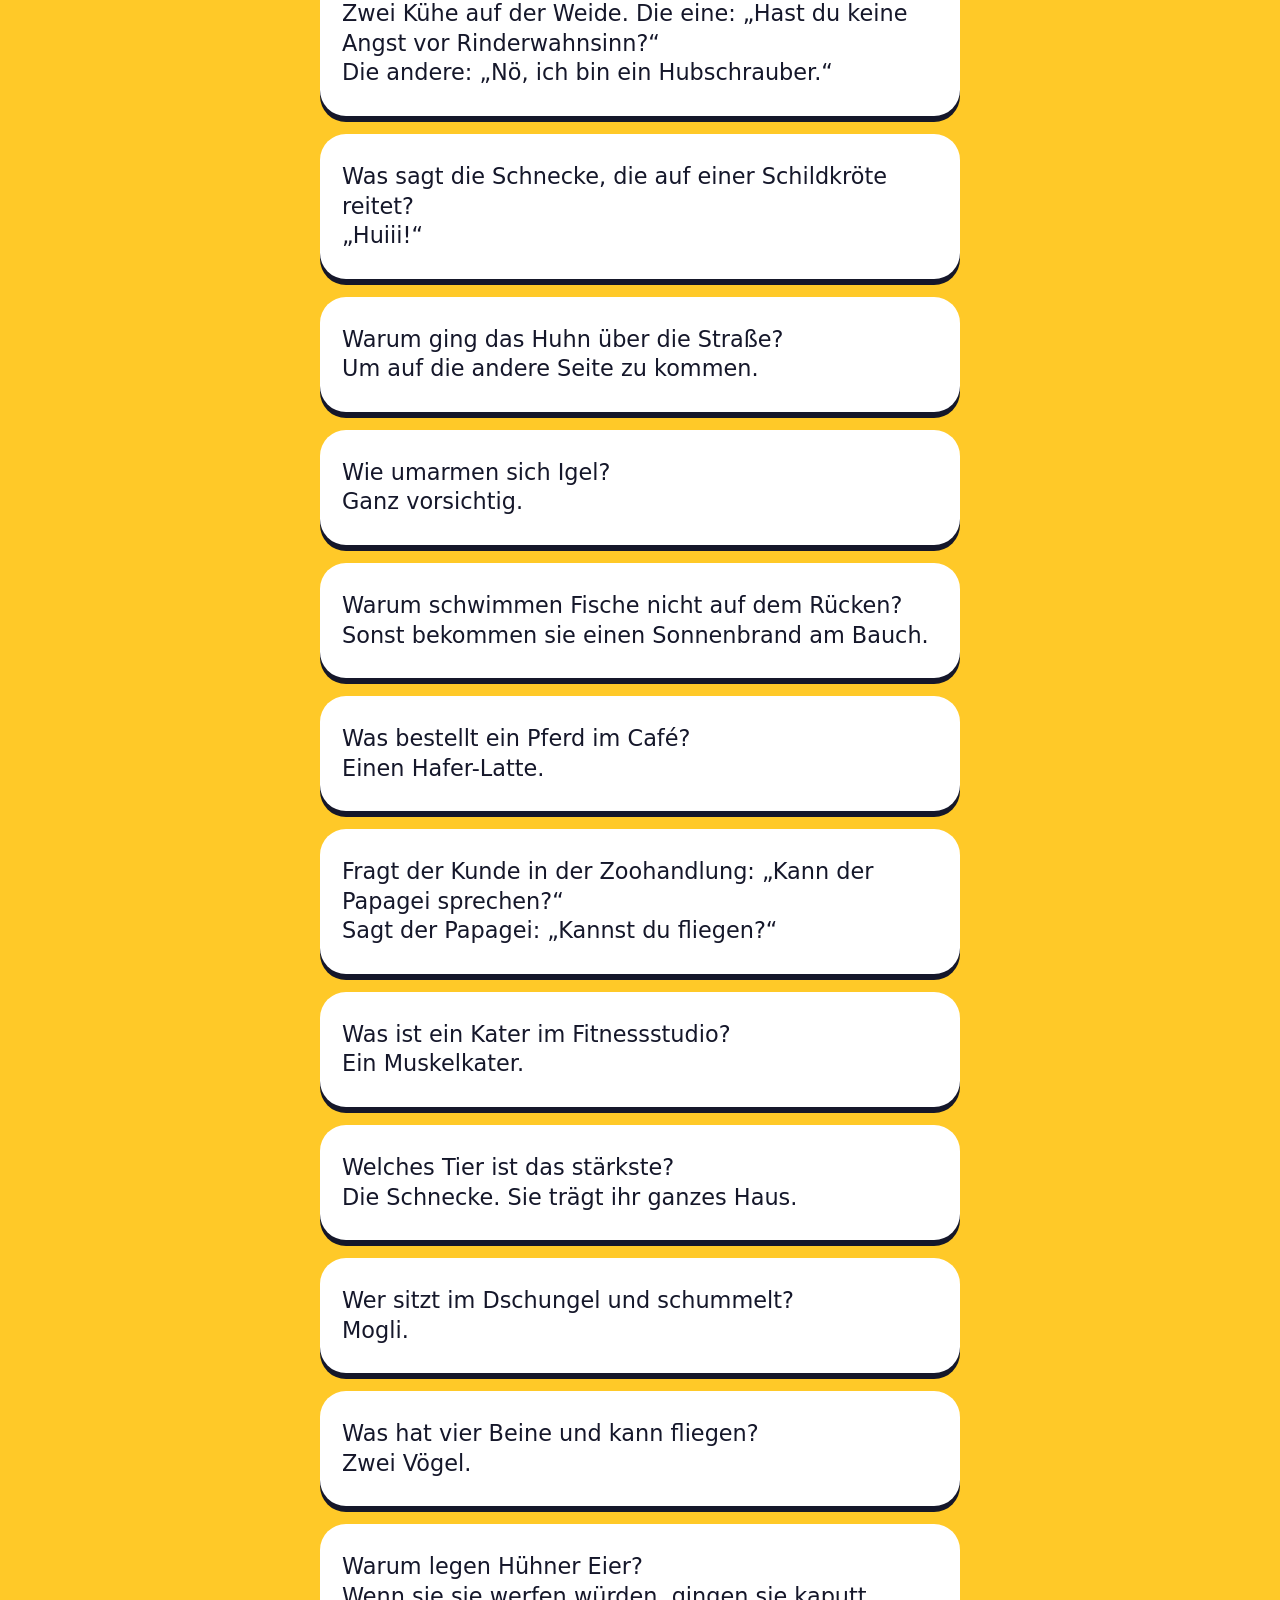
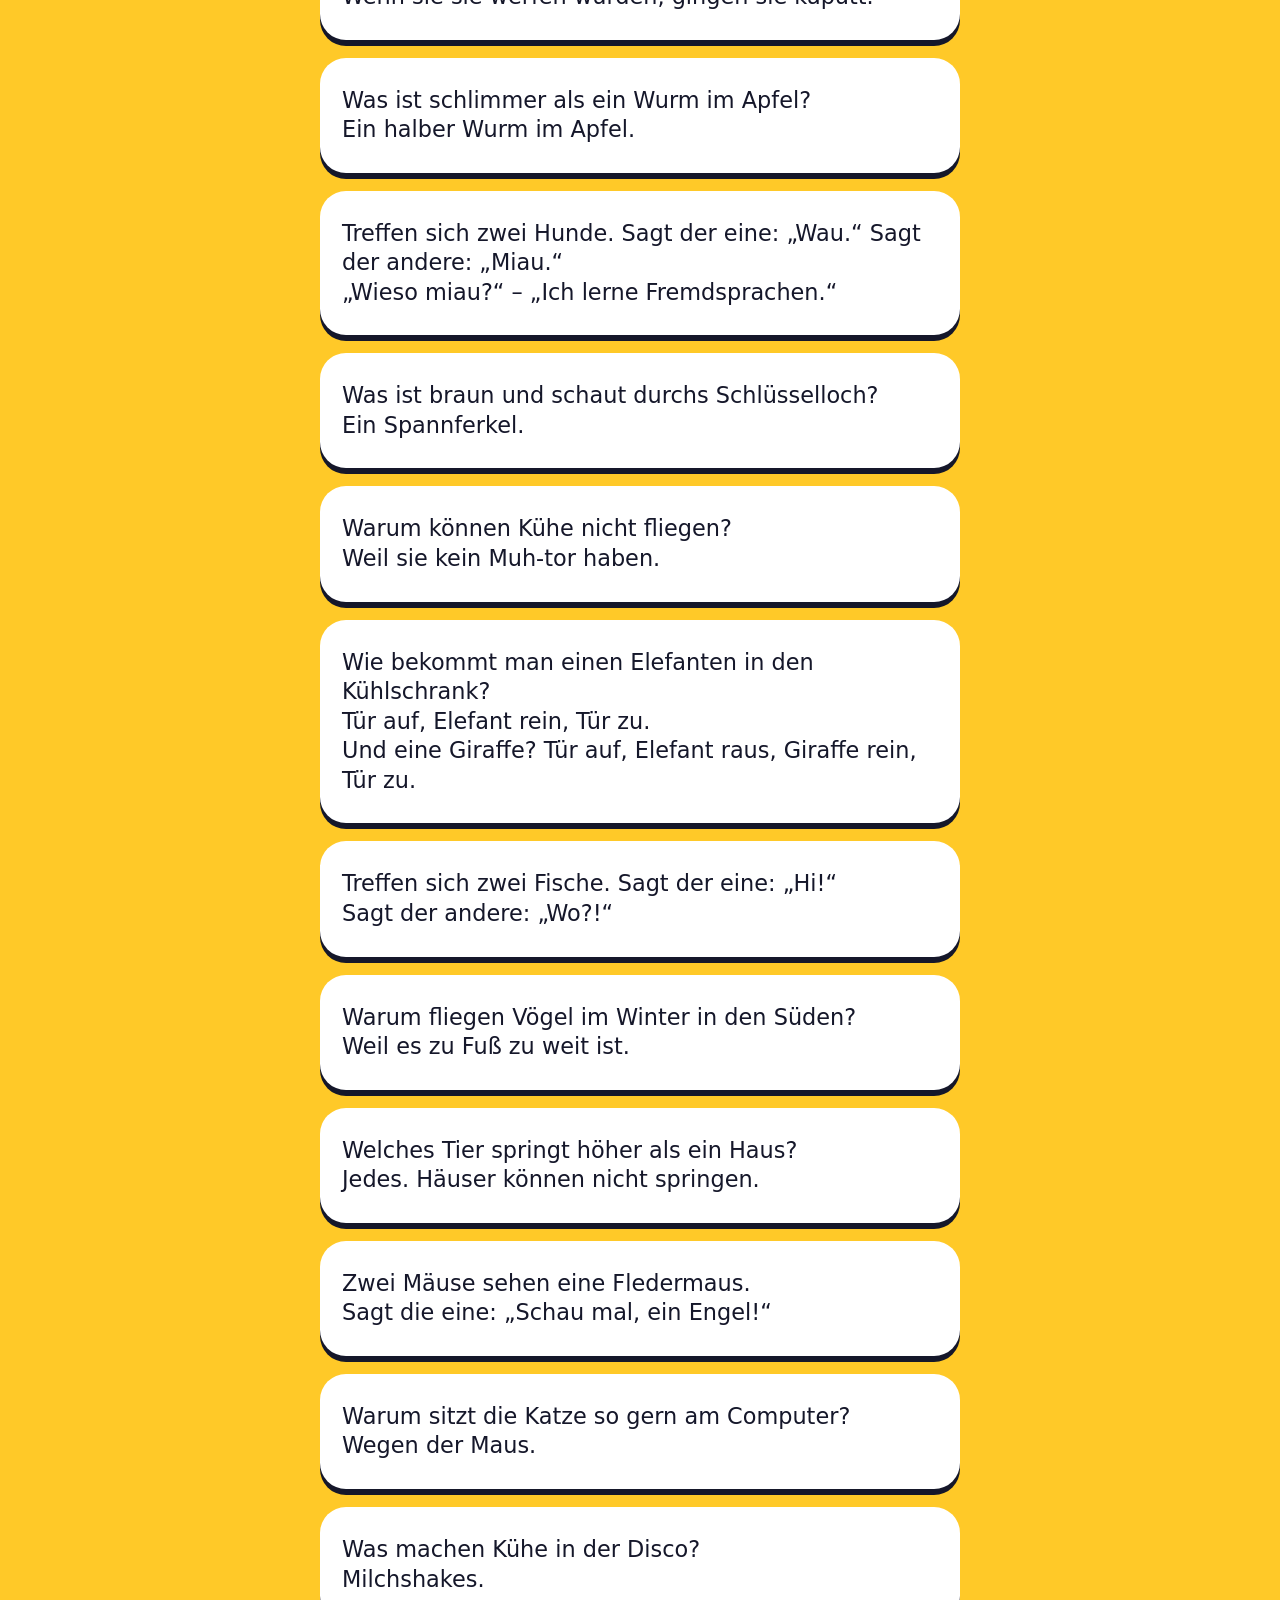
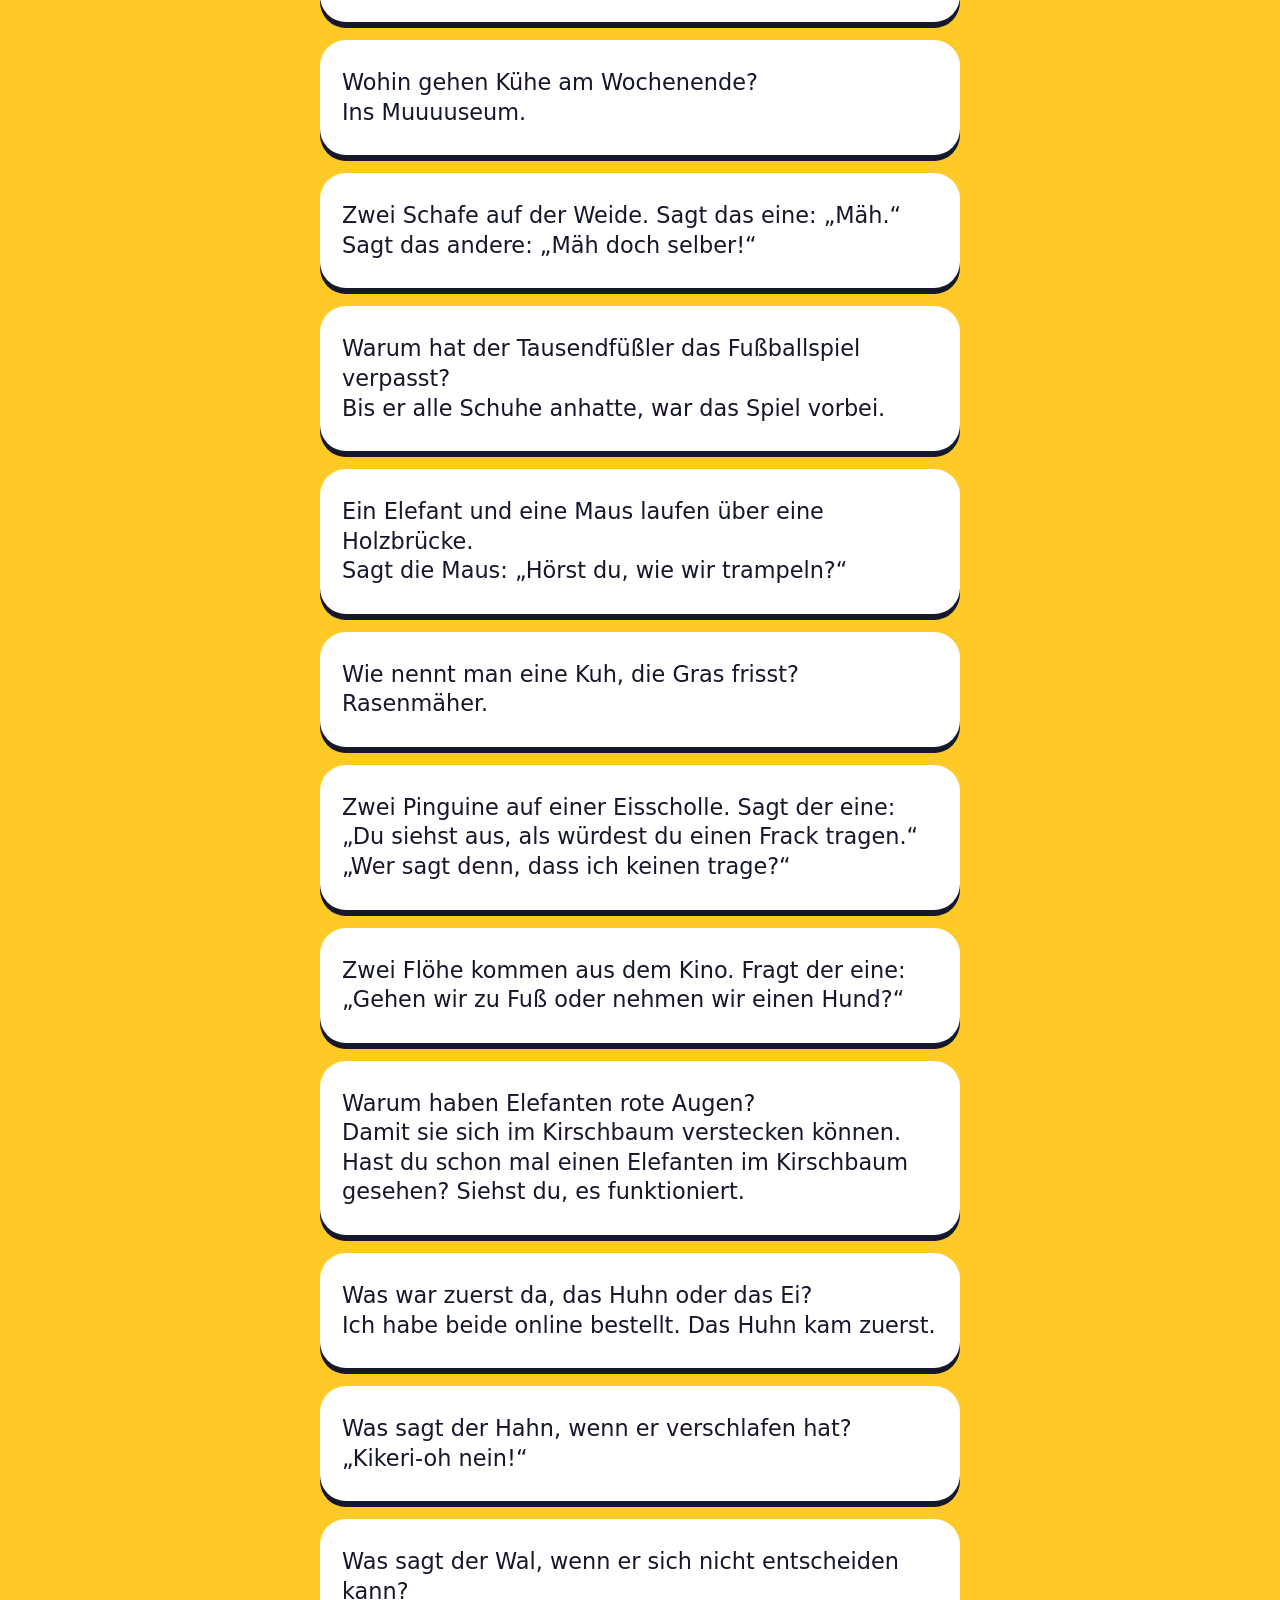
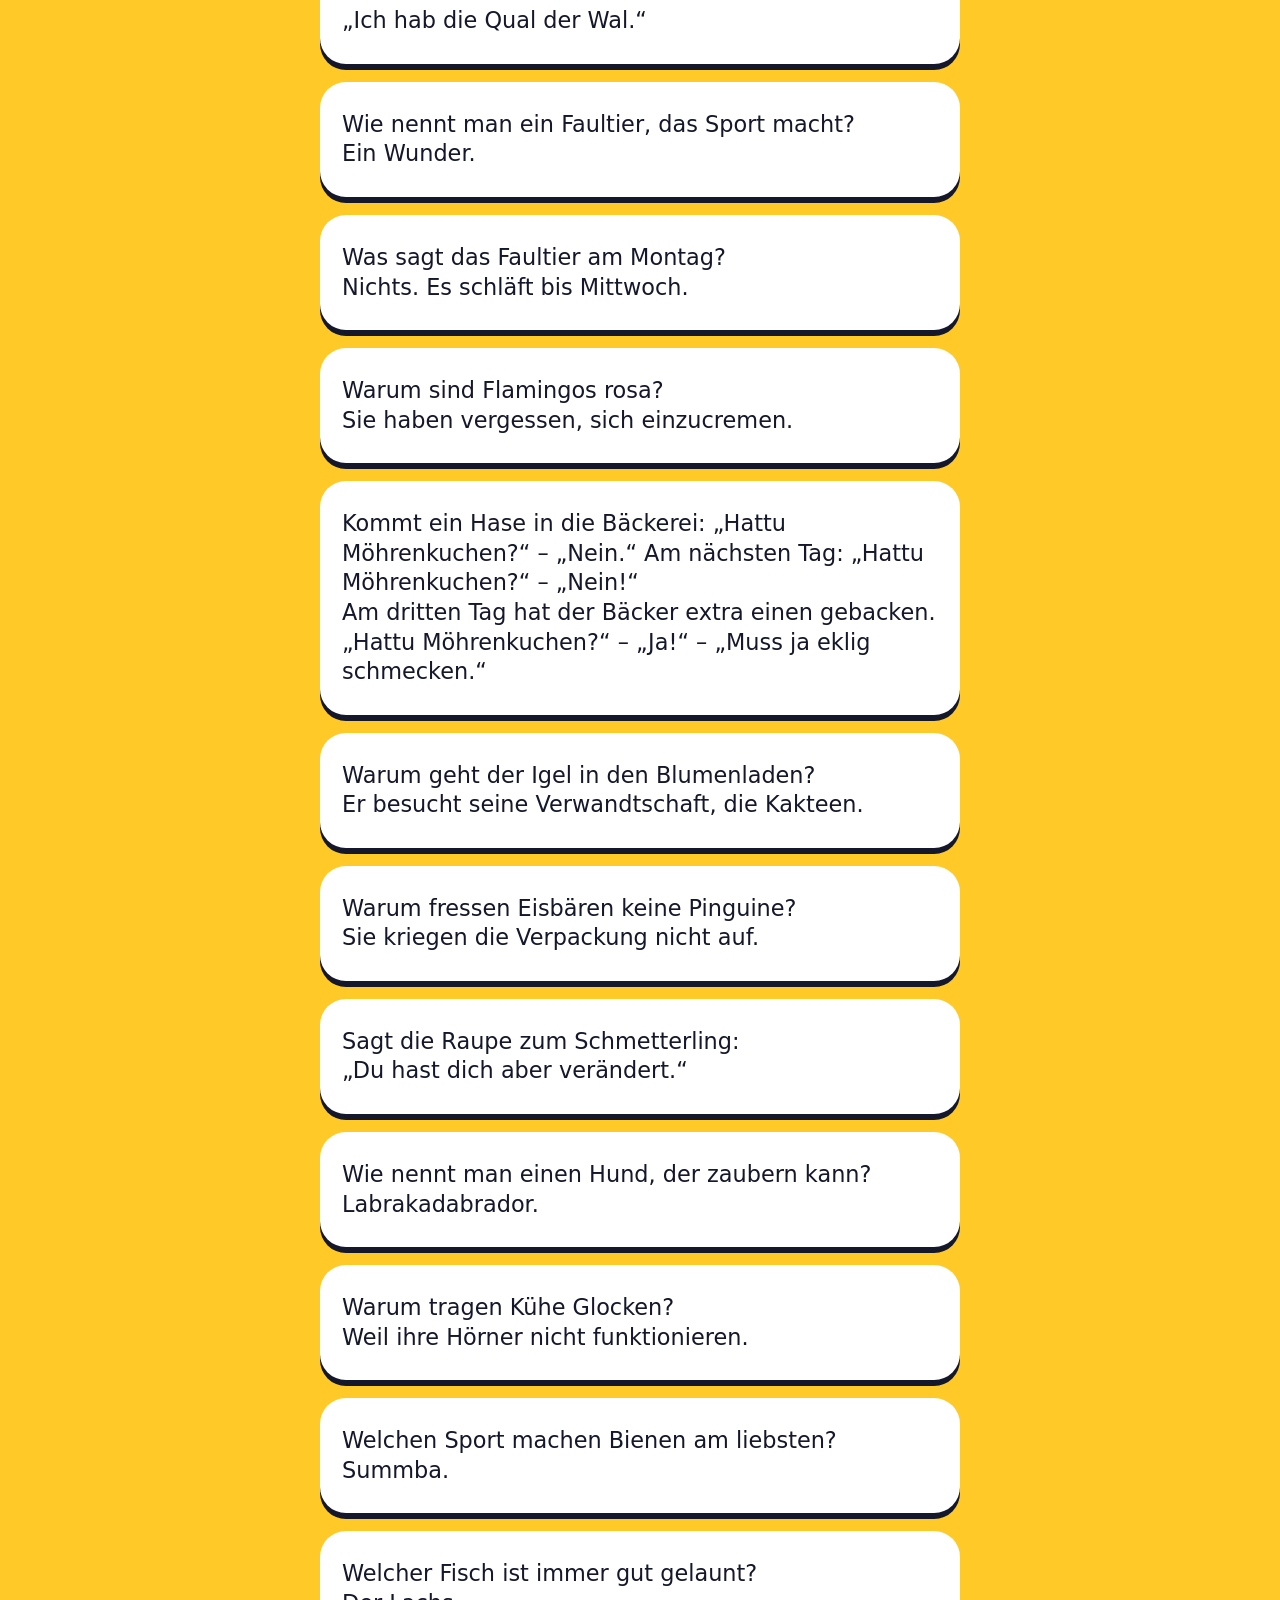
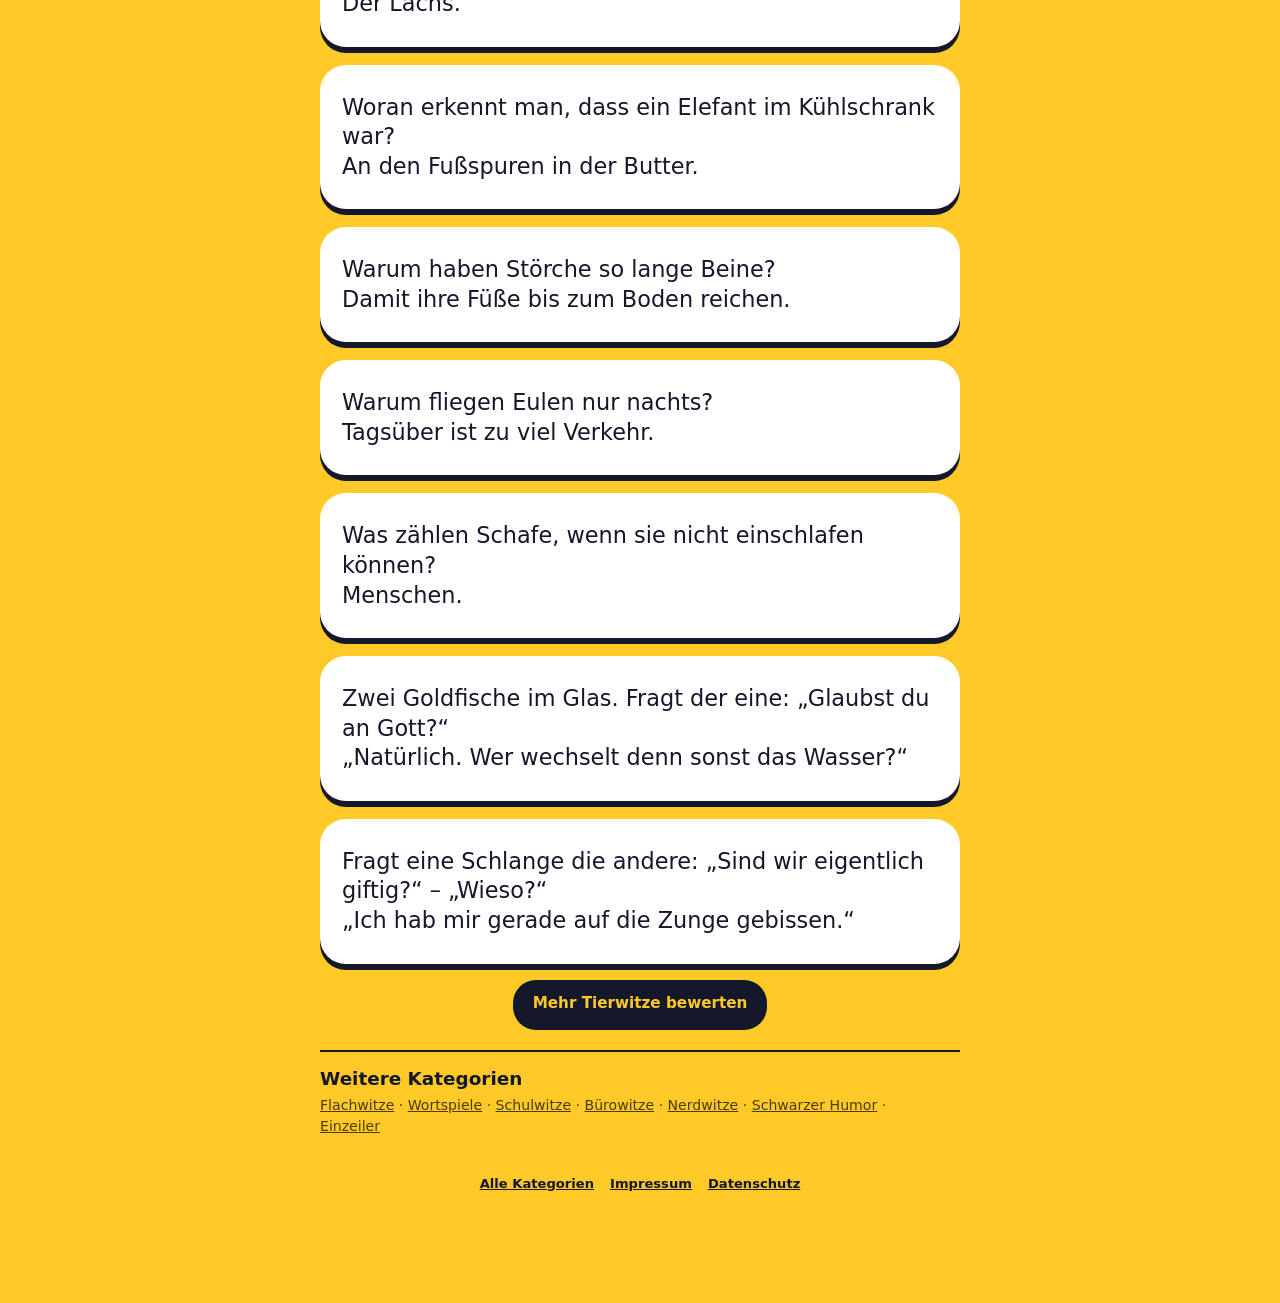
<file: witze/tiere.html>
<!doctype html>
<html lang="de">
<head>
  <meta charset="utf-8">
  <meta name="viewport" content="width=device-width, initial-scale=1, viewport-fit=cover">
  <title>Die besten Tierwitze – Lachwerk</title>
  <meta name="description" content="Was sagt die Kuh zum Pferd? Tierwitze für Groß und Klein, von der Community bewertet.">
  <link rel="canonical" href="https://lachwerk.github.io/witze/tiere.html">
  <meta name="theme-color" content="#ffc928">
  <link rel="icon" href="../favicon.svg" type="image/svg+xml">
  <link rel="stylesheet" href="../style.css?v=10">
  <meta property="og:type" content="website">
  <meta property="og:title" content="Die besten Tierwitze – Lachwerk">
  <meta property="og:description" content="Was sagt die Kuh zum Pferd? Tierwitze für Groß und Klein, von der Community bewertet.">
  <meta property="og:url" content="https://lachwerk.github.io/witze/tiere.html">
  <meta property="og:image" content="https://lachwerk.github.io/og-image.png">
</head>
<body>
  <div class="wrap">
    <header><div class="bar"><a class="logo" href="../">Lach<span>werk</span></a><a class="who" href="../">Zur App</a></div></header>
    <main class="view">
      <div><h1>Die besten Tierwitze</h1><p class="muted on-y">Was sagt die Kuh zum Pferd? Tierwitze für Groß und Klein, von der Community bewertet.</p></div>
      <a class="cta" href="../#/kategorie/tiere"><span><strong>Live-Rangliste: Tierwitze</strong><br>Bewerte mit und sieh, welcher Witz heute vorn liegt. Ohne Anmeldung.</span><span class="arrow" aria-hidden="true">→</span></a>
      <div class="meta-row"><span>60 Tierwitze</span><span>Lachwerk-Sammlung</span></div>
      <ol class="list">
        <li class="card single"><div class="body"><p class="joke">Treffen sich zwei Schnecken. Fragt die eine: „Warum so schnell unterwegs?“
„Ich hab mein Haus vergessen.“</p></div></li>
        <li class="card single"><div class="body"><p class="joke">Was macht ein Hai im Computer?
Er surft im Netz.</p></div></li>
        <li class="card single"><div class="body"><p class="joke">Sagt die eine Kuh: „Muh.“
Sagt die andere: „Das wollte ich auch gerade sagen.“</p></div></li>
        <li class="card single"><div class="body"><p class="joke">Was ist der Lieblingsfilm von Kühen?
Muhlan Rouge.</p></div></li>
        <li class="card single"><div class="body"><p class="joke">Ein Pinguin läuft durch die Wüste und denkt:
„Hier muss es aber glatt sein, so viel wie hier gestreut wurde.“</p></div></li>
        <li class="card single"><div class="body"><p class="joke">Was sagt ein Hamster nach dem Training?
„Ich dreh am Rad.“</p></div></li>
        <li class="card single"><div class="body"><p class="joke">Warum haben Giraffen so lange Hälse?
Weil ihre Füße so stinken.</p></div></li>
        <li class="card single"><div class="body"><p class="joke">Wie nennt man ein Schaf ohne Beine?
Eine Wolke.</p></div></li>
        <li class="card single"><div class="body"><p class="joke">Warum sind Frösche so glücklich?
Sie fressen einfach alles, was sie nervt.</p></div></li>
        <li class="card single"><div class="body"><p class="joke">Zwei Kühe auf der Weide. Die eine: „Hast du keine Angst vor Rinderwahnsinn?“
Die andere: „Nö, ich bin ein Hubschrauber.“</p></div></li>
        <li class="card single"><div class="body"><p class="joke">Was sagt die Schnecke, die auf einer Schildkröte reitet?
„Huiii!“</p></div></li>
        <li class="card single"><div class="body"><p class="joke">Warum ging das Huhn über die Straße?
Um auf die andere Seite zu kommen.</p></div></li>
        <li class="card single"><div class="body"><p class="joke">Wie umarmen sich Igel?
Ganz vorsichtig.</p></div></li>
        <li class="card single"><div class="body"><p class="joke">Warum schwimmen Fische nicht auf dem Rücken?
Sonst bekommen sie einen Sonnenbrand am Bauch.</p></div></li>
        <li class="card single"><div class="body"><p class="joke">Was bestellt ein Pferd im Café?
Einen Hafer-Latte.</p></div></li>
        <li class="card single"><div class="body"><p class="joke">Fragt der Kunde in der Zoohandlung: „Kann der Papagei sprechen?“
Sagt der Papagei: „Kannst du fliegen?“</p></div></li>
        <li class="card single"><div class="body"><p class="joke">Was ist ein Kater im Fitnessstudio?
Ein Muskelkater.</p></div></li>
        <li class="card single"><div class="body"><p class="joke">Welches Tier ist das stärkste?
Die Schnecke. Sie trägt ihr ganzes Haus.</p></div></li>
        <li class="card single"><div class="body"><p class="joke">Wer sitzt im Dschungel und schummelt?
Mogli.</p></div></li>
        <li class="card single"><div class="body"><p class="joke">Was hat vier Beine und kann fliegen?
Zwei Vögel.</p></div></li>
        <li class="card single"><div class="body"><p class="joke">Warum legen Hühner Eier?
Wenn sie sie werfen würden, gingen sie kaputt.</p></div></li>
        <li class="card single"><div class="body"><p class="joke">Was ist schlimmer als ein Wurm im Apfel?
Ein halber Wurm im Apfel.</p></div></li>
        <li class="card single"><div class="body"><p class="joke">Treffen sich zwei Hunde. Sagt der eine: „Wau.“ Sagt der andere: „Miau.“
„Wieso miau?“ – „Ich lerne Fremdsprachen.“</p></div></li>
        <li class="card single"><div class="body"><p class="joke">Was ist braun und schaut durchs Schlüsselloch?
Ein Spannferkel.</p></div></li>
        <li class="card single"><div class="body"><p class="joke">Warum können Kühe nicht fliegen?
Weil sie kein Muh-tor haben.</p></div></li>
        <li class="card single"><div class="body"><p class="joke">Wie bekommt man einen Elefanten in den Kühlschrank?
Tür auf, Elefant rein, Tür zu.
Und eine Giraffe? Tür auf, Elefant raus, Giraffe rein, Tür zu.</p></div></li>
        <li class="card single"><div class="body"><p class="joke">Treffen sich zwei Fische. Sagt der eine: „Hi!“
Sagt der andere: „Wo?!“</p></div></li>
        <li class="card single"><div class="body"><p class="joke">Warum fliegen Vögel im Winter in den Süden?
Weil es zu Fuß zu weit ist.</p></div></li>
        <li class="card single"><div class="body"><p class="joke">Welches Tier springt höher als ein Haus?
Jedes. Häuser können nicht springen.</p></div></li>
        <li class="card single"><div class="body"><p class="joke">Zwei Mäuse sehen eine Fledermaus.
Sagt die eine: „Schau mal, ein Engel!“</p></div></li>
        <li class="card single"><div class="body"><p class="joke">Warum sitzt die Katze so gern am Computer?
Wegen der Maus.</p></div></li>
        <li class="card single"><div class="body"><p class="joke">Was machen Kühe in der Disco?
Milchshakes.</p></div></li>
        <li class="card single"><div class="body"><p class="joke">Wohin gehen Kühe am Wochenende?
Ins Muuuuseum.</p></div></li>
        <li class="card single"><div class="body"><p class="joke">Zwei Schafe auf der Weide. Sagt das eine: „Mäh.“
Sagt das andere: „Mäh doch selber!“</p></div></li>
        <li class="card single"><div class="body"><p class="joke">Warum hat der Tausendfüßler das Fußballspiel verpasst?
Bis er alle Schuhe anhatte, war das Spiel vorbei.</p></div></li>
        <li class="card single"><div class="body"><p class="joke">Ein Elefant und eine Maus laufen über eine Holzbrücke.
Sagt die Maus: „Hörst du, wie wir trampeln?“</p></div></li>
        <li class="card single"><div class="body"><p class="joke">Wie nennt man eine Kuh, die Gras frisst?
Rasenmäher.</p></div></li>
        <li class="card single"><div class="body"><p class="joke">Zwei Pinguine auf einer Eisscholle. Sagt der eine: „Du siehst aus, als würdest du einen Frack tragen.“
„Wer sagt denn, dass ich keinen trage?“</p></div></li>
        <li class="card single"><div class="body"><p class="joke">Zwei Flöhe kommen aus dem Kino. Fragt der eine:
„Gehen wir zu Fuß oder nehmen wir einen Hund?“</p></div></li>
        <li class="card single"><div class="body"><p class="joke">Warum haben Elefanten rote Augen?
Damit sie sich im Kirschbaum verstecken können.
Hast du schon mal einen Elefanten im Kirschbaum gesehen? Siehst du, es funktioniert.</p></div></li>
        <li class="card single"><div class="body"><p class="joke">Was war zuerst da, das Huhn oder das Ei?
Ich habe beide online bestellt. Das Huhn kam zuerst.</p></div></li>
        <li class="card single"><div class="body"><p class="joke">Was sagt der Hahn, wenn er verschlafen hat?
„Kikeri-oh nein!“</p></div></li>
        <li class="card single"><div class="body"><p class="joke">Was sagt der Wal, wenn er sich nicht entscheiden kann?
„Ich hab die Qual der Wal.“</p></div></li>
        <li class="card single"><div class="body"><p class="joke">Wie nennt man ein Faultier, das Sport macht?
Ein Wunder.</p></div></li>
        <li class="card single"><div class="body"><p class="joke">Was sagt das Faultier am Montag?
Nichts. Es schläft bis Mittwoch.</p></div></li>
        <li class="card single"><div class="body"><p class="joke">Warum sind Flamingos rosa?
Sie haben vergessen, sich einzucremen.</p></div></li>
        <li class="card single"><div class="body"><p class="joke">Kommt ein Hase in die Bäckerei: „Hattu Möhrenkuchen?“ – „Nein.“ Am nächsten Tag: „Hattu Möhrenkuchen?“ – „Nein!“
Am dritten Tag hat der Bäcker extra einen gebacken. „Hattu Möhrenkuchen?“ – „Ja!“ – „Muss ja eklig schmecken.“</p></div></li>
        <li class="card single"><div class="body"><p class="joke">Warum geht der Igel in den Blumenladen?
Er besucht seine Verwandtschaft, die Kakteen.</p></div></li>
        <li class="card single"><div class="body"><p class="joke">Warum fressen Eisbären keine Pinguine?
Sie kriegen die Verpackung nicht auf.</p></div></li>
        <li class="card single"><div class="body"><p class="joke">Sagt die Raupe zum Schmetterling:
„Du hast dich aber verändert.“</p></div></li>
        <li class="card single"><div class="body"><p class="joke">Wie nennt man einen Hund, der zaubern kann?
Labrakadabrador.</p></div></li>
        <li class="card single"><div class="body"><p class="joke">Warum tragen Kühe Glocken?
Weil ihre Hörner nicht funktionieren.</p></div></li>
        <li class="card single"><div class="body"><p class="joke">Welchen Sport machen Bienen am liebsten?
Summba.</p></div></li>
        <li class="card single"><div class="body"><p class="joke">Welcher Fisch ist immer gut gelaunt?
Der Lachs.</p></div></li>
        <li class="card single"><div class="body"><p class="joke">Woran erkennt man, dass ein Elefant im Kühlschrank war?
An den Fußspuren in der Butter.</p></div></li>
        <li class="card single"><div class="body"><p class="joke">Warum haben Störche so lange Beine?
Damit ihre Füße bis zum Boden reichen.</p></div></li>
        <li class="card single"><div class="body"><p class="joke">Warum fliegen Eulen nur nachts?
Tagsüber ist zu viel Verkehr.</p></div></li>
        <li class="card single"><div class="body"><p class="joke">Was zählen Schafe, wenn sie nicht einschlafen können?
Menschen.</p></div></li>
        <li class="card single"><div class="body"><p class="joke">Zwei Goldfische im Glas. Fragt der eine: „Glaubst du an Gott?“
„Natürlich. Wer wechselt denn sonst das Wasser?“</p></div></li>
        <li class="card single"><div class="body"><p class="joke">Fragt eine Schlange die andere: „Sind wir eigentlich giftig?“ – „Wieso?“
„Ich hab mir gerade auf die Zunge gebissen.“</p></div></li>
      </ol>
      <a class="btn" href="../#/kategorie/tiere" style="justify-self:center">Mehr Tierwitze bewerten</a>
      <section class="how"><h2>Weitere Kategorien</h2><p><a href="flachwitze.html">Flachwitze</a> · <a href="wortspiele.html">Wortspiele</a> · <a href="schule.html">Schulwitze</a> · <a href="buero.html">Bürowitze</a> · <a href="nerd.html">Nerdwitze</a> · <a href="schwarz.html">Schwarzer Humor</a> · <a href="einzeiler.html">Einzeiler</a></p></section>
    </main>
    <footer><nav><a href="./">Alle Kategorien</a><a href="../impressum.html">Impressum</a><a href="../datenschutz.html">Datenschutz</a></nav></footer>
  </div>
</body>
</html>
</file>
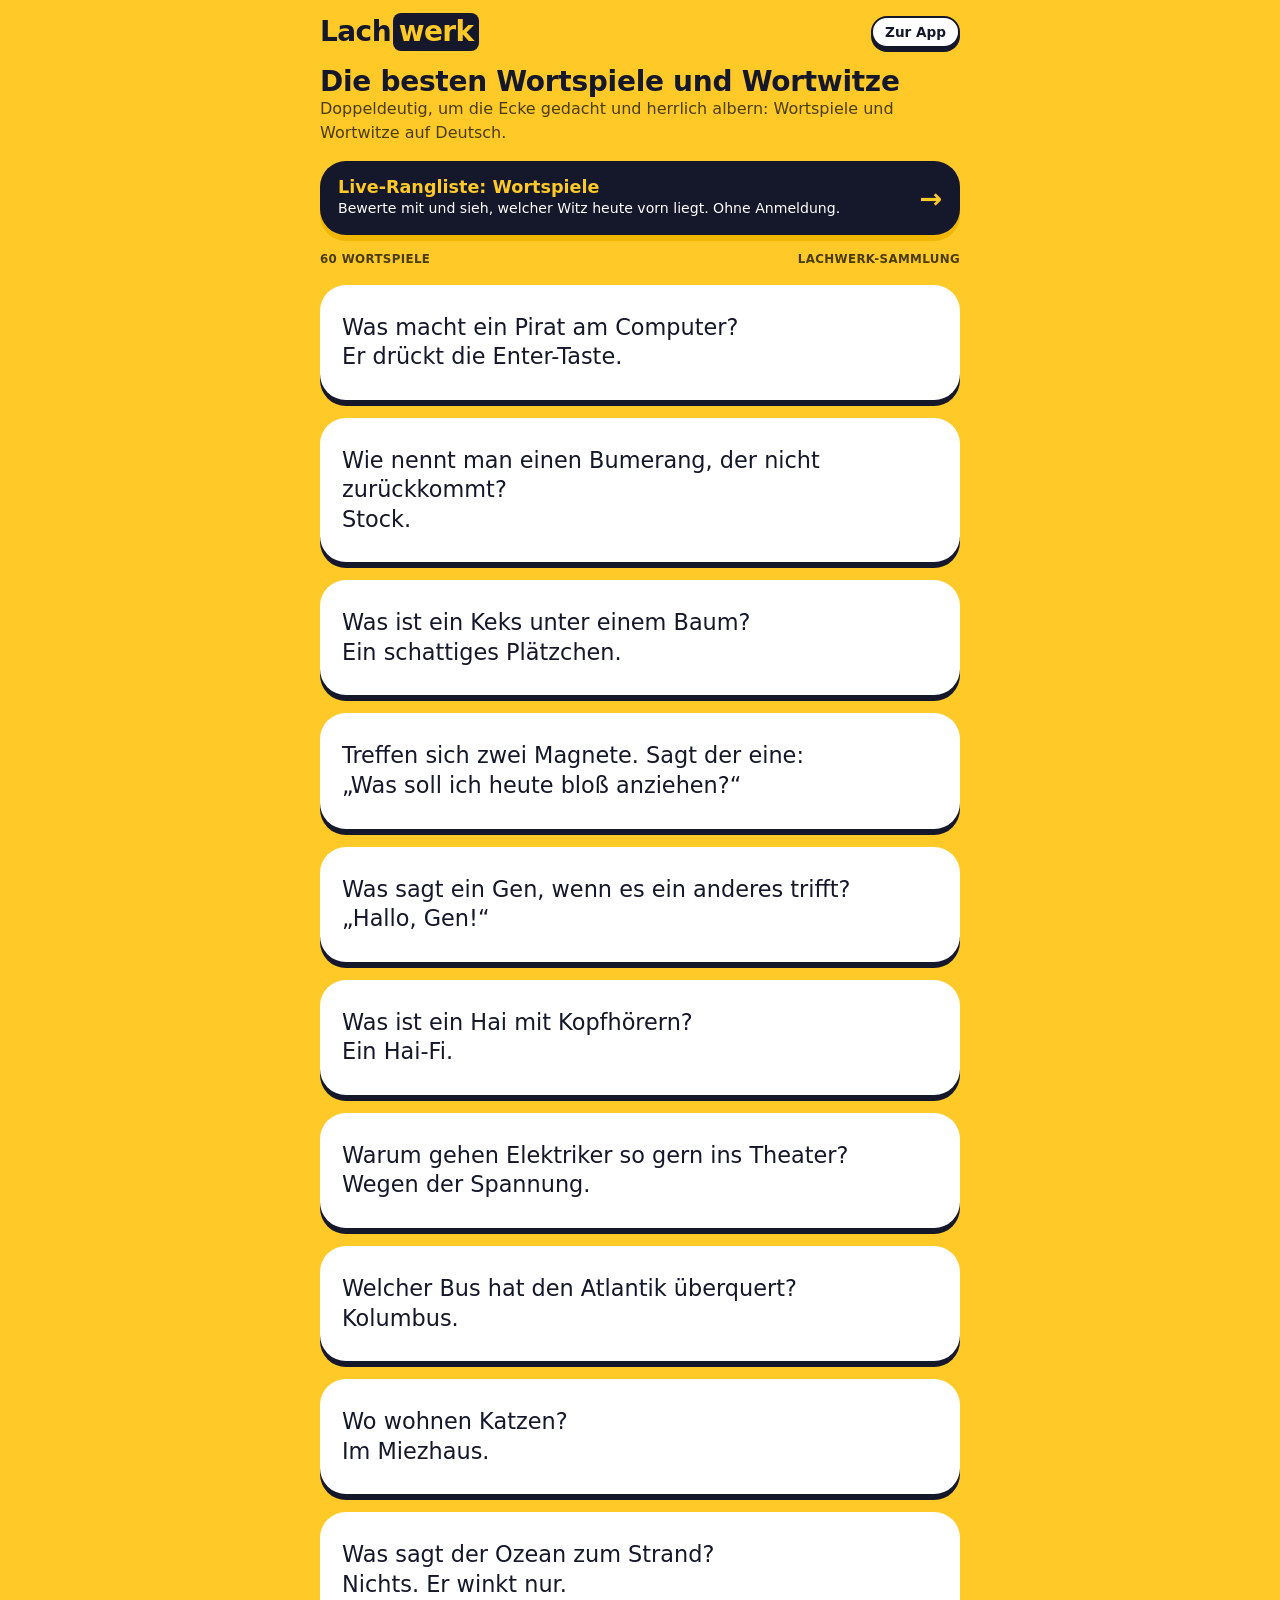
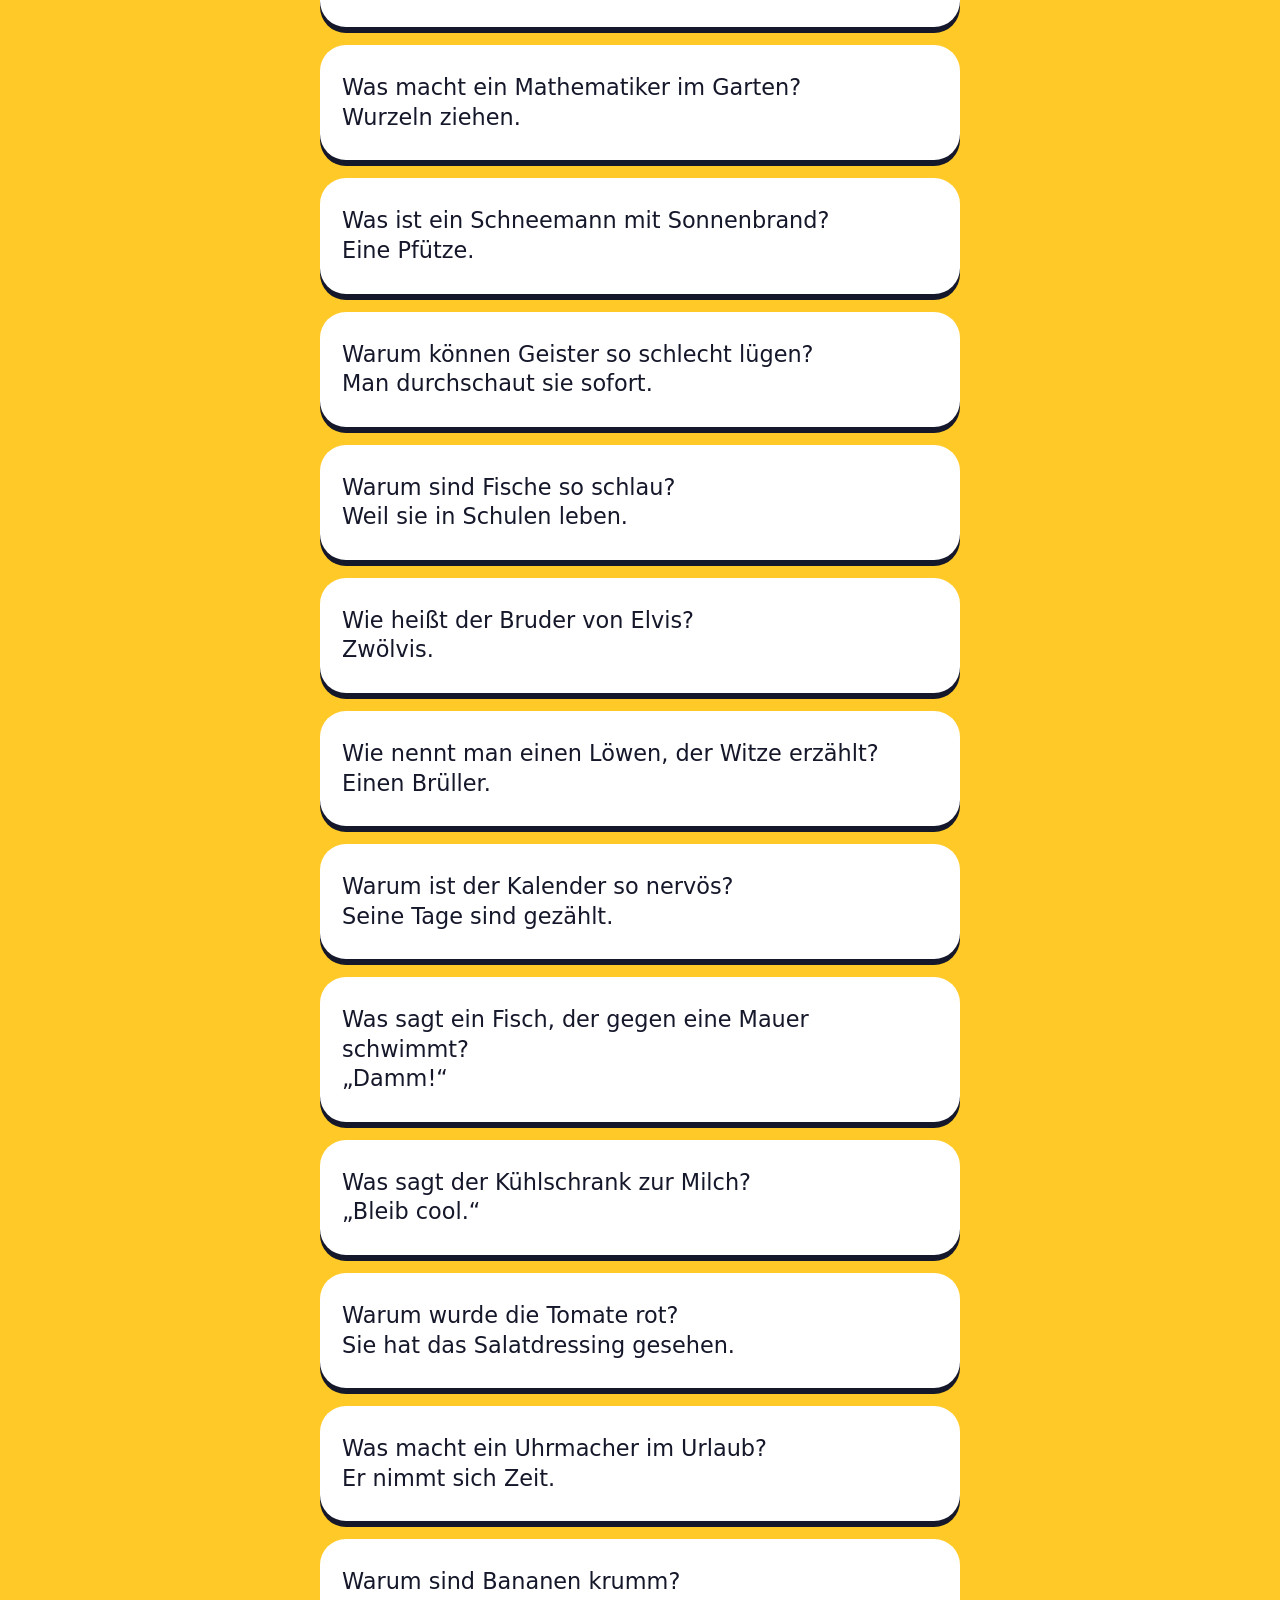
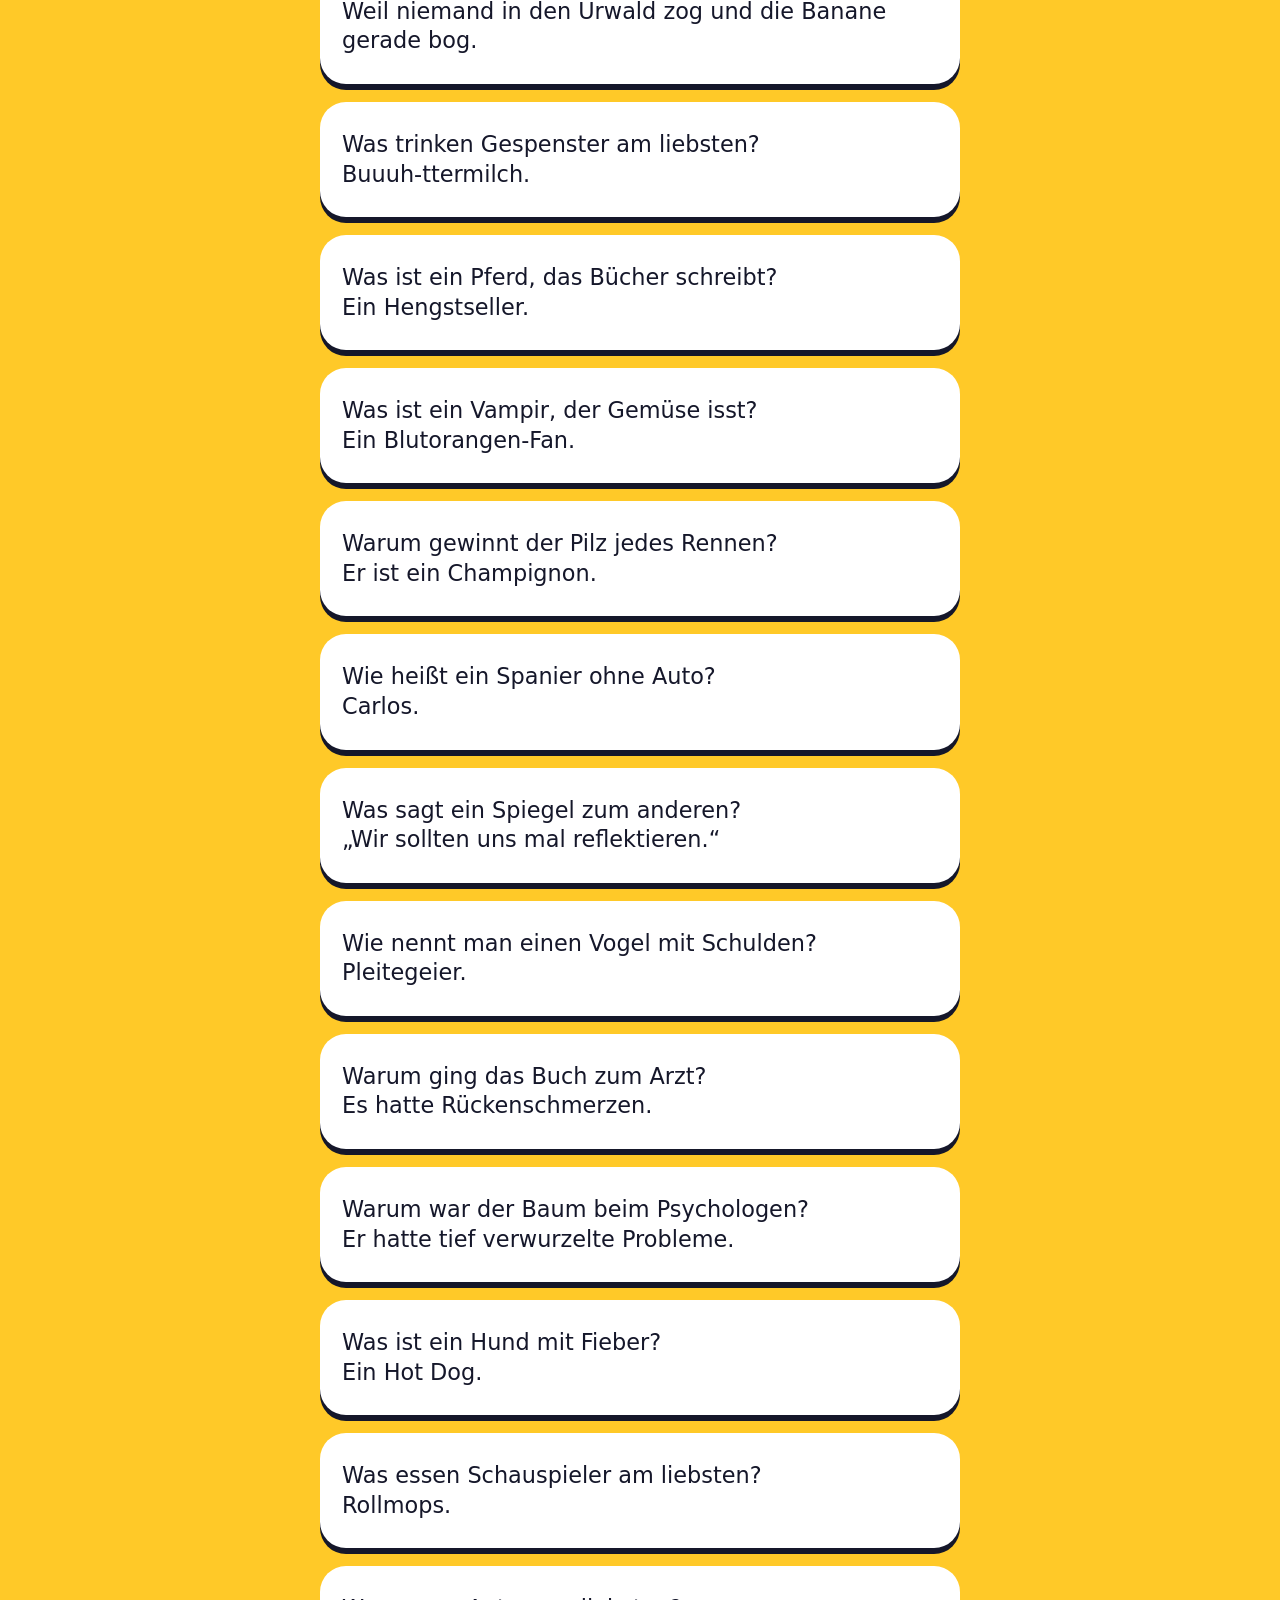
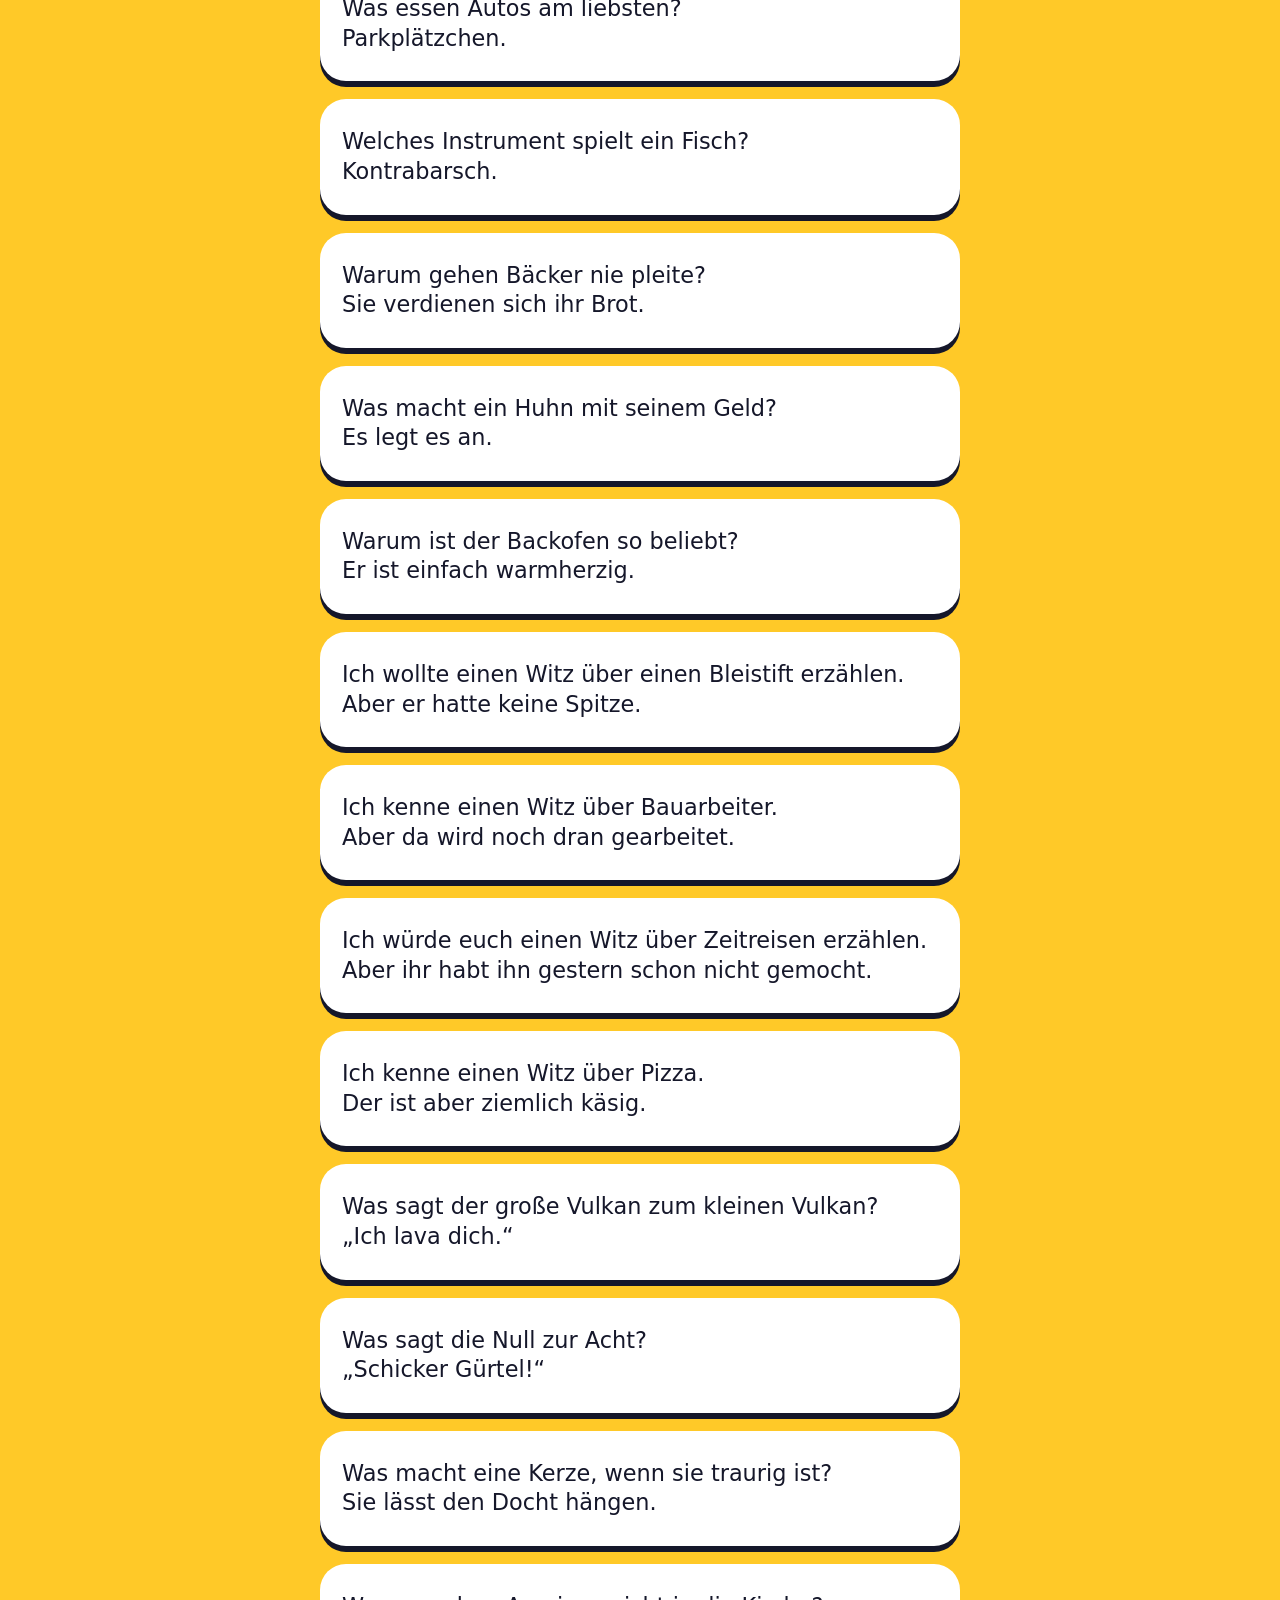
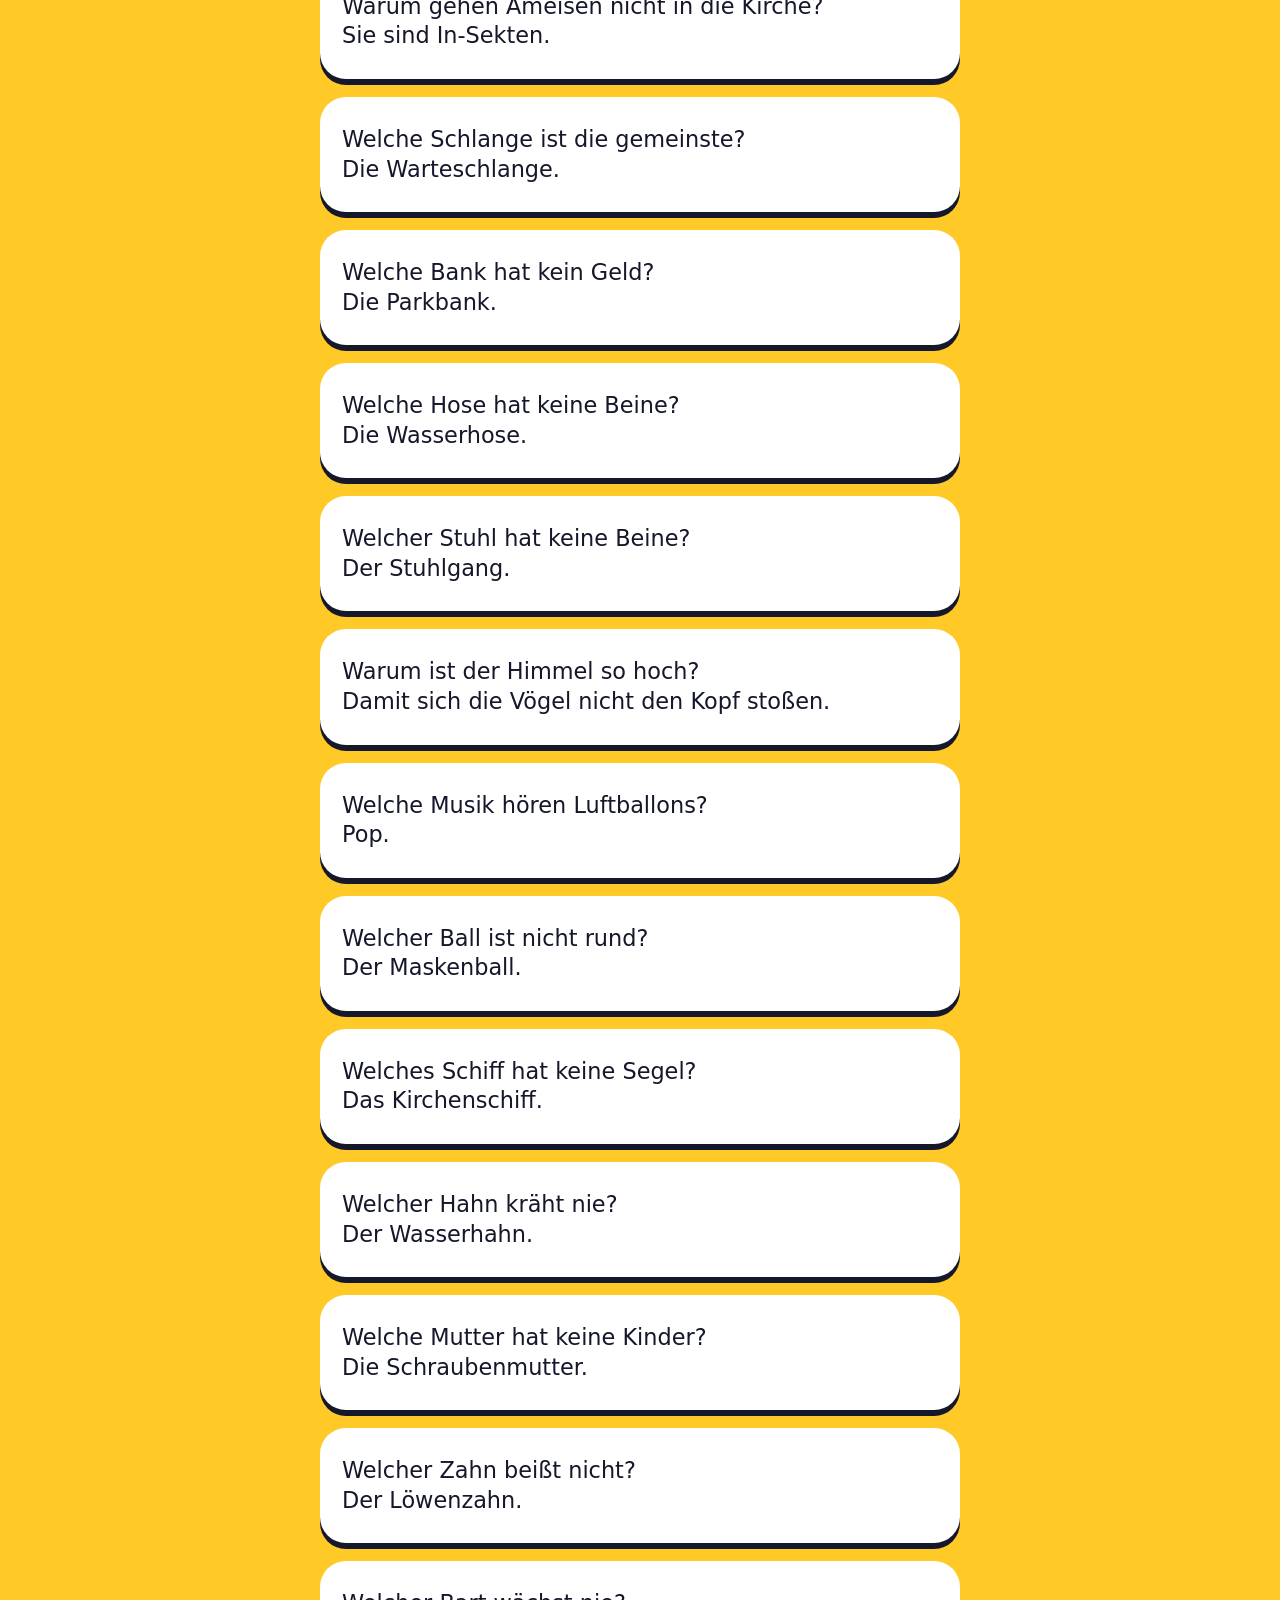
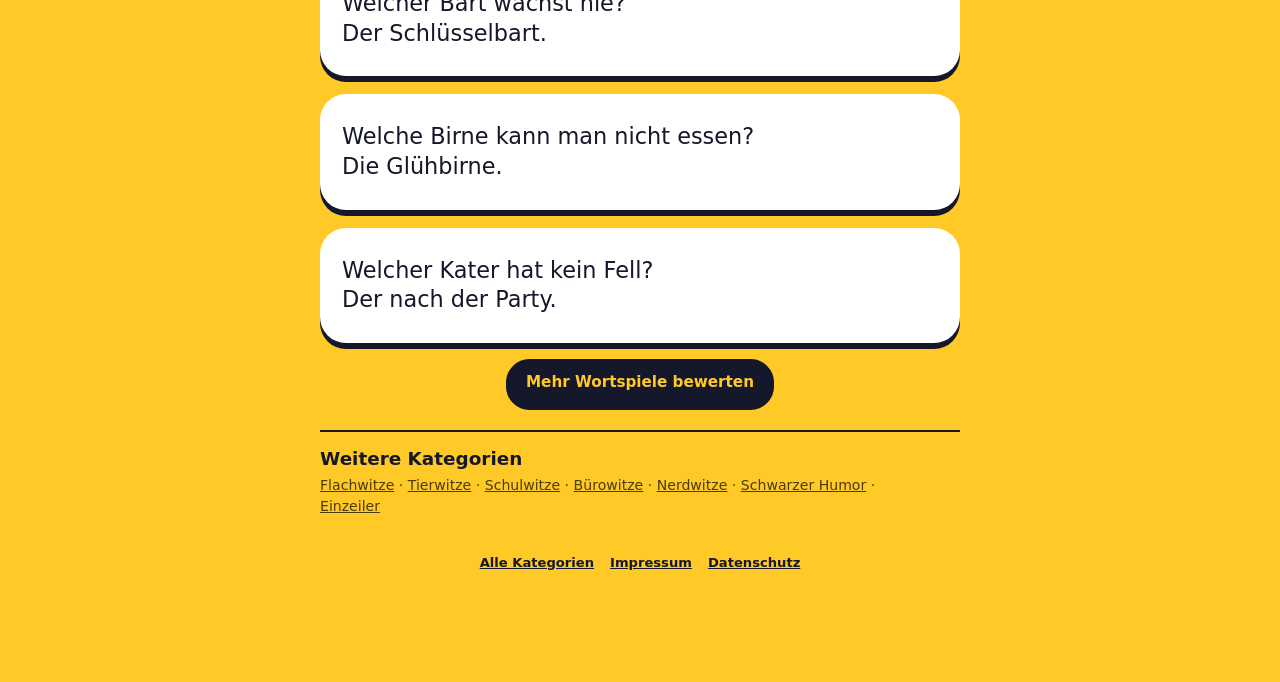
<file: witze/wortspiele.html>
<!doctype html>
<html lang="de">
<head>
  <meta charset="utf-8">
  <meta name="viewport" content="width=device-width, initial-scale=1, viewport-fit=cover">
  <title>Die besten Wortspiele und Wortwitze – Lachwerk</title>
  <meta name="description" content="Doppeldeutig, um die Ecke gedacht und herrlich albern: Wortspiele und Wortwitze auf Deutsch.">
  <link rel="canonical" href="https://lachwerk.github.io/witze/wortspiele.html">
  <meta name="theme-color" content="#ffc928">
  <link rel="icon" href="../favicon.svg" type="image/svg+xml">
  <link rel="stylesheet" href="../style.css?v=10">
  <meta property="og:type" content="website">
  <meta property="og:title" content="Die besten Wortspiele und Wortwitze – Lachwerk">
  <meta property="og:description" content="Doppeldeutig, um die Ecke gedacht und herrlich albern: Wortspiele und Wortwitze auf Deutsch.">
  <meta property="og:url" content="https://lachwerk.github.io/witze/wortspiele.html">
  <meta property="og:image" content="https://lachwerk.github.io/og-image.png">
</head>
<body>
  <div class="wrap">
    <header><div class="bar"><a class="logo" href="../">Lach<span>werk</span></a><a class="who" href="../">Zur App</a></div></header>
    <main class="view">
      <div><h1>Die besten Wortspiele und Wortwitze</h1><p class="muted on-y">Doppeldeutig, um die Ecke gedacht und herrlich albern: Wortspiele und Wortwitze auf Deutsch.</p></div>
      <a class="cta" href="../#/kategorie/wortspiele"><span><strong>Live-Rangliste: Wortspiele</strong><br>Bewerte mit und sieh, welcher Witz heute vorn liegt. Ohne Anmeldung.</span><span class="arrow" aria-hidden="true">→</span></a>
      <div class="meta-row"><span>60 Wortspiele</span><span>Lachwerk-Sammlung</span></div>
      <ol class="list">
        <li class="card single"><div class="body"><p class="joke">Was macht ein Pirat am Computer?
Er drückt die Enter-Taste.</p></div></li>
        <li class="card single"><div class="body"><p class="joke">Wie nennt man einen Bumerang, der nicht zurückkommt?
Stock.</p></div></li>
        <li class="card single"><div class="body"><p class="joke">Was ist ein Keks unter einem Baum?
Ein schattiges Plätzchen.</p></div></li>
        <li class="card single"><div class="body"><p class="joke">Treffen sich zwei Magnete. Sagt der eine:
„Was soll ich heute bloß anziehen?“</p></div></li>
        <li class="card single"><div class="body"><p class="joke">Was sagt ein Gen, wenn es ein anderes trifft?
„Hallo, Gen!“</p></div></li>
        <li class="card single"><div class="body"><p class="joke">Was ist ein Hai mit Kopfhörern?
Ein Hai-Fi.</p></div></li>
        <li class="card single"><div class="body"><p class="joke">Warum gehen Elektriker so gern ins Theater?
Wegen der Spannung.</p></div></li>
        <li class="card single"><div class="body"><p class="joke">Welcher Bus hat den Atlantik überquert?
Kolumbus.</p></div></li>
        <li class="card single"><div class="body"><p class="joke">Wo wohnen Katzen?
Im Miezhaus.</p></div></li>
        <li class="card single"><div class="body"><p class="joke">Was sagt der Ozean zum Strand?
Nichts. Er winkt nur.</p></div></li>
        <li class="card single"><div class="body"><p class="joke">Was macht ein Mathematiker im Garten?
Wurzeln ziehen.</p></div></li>
        <li class="card single"><div class="body"><p class="joke">Was ist ein Schneemann mit Sonnenbrand?
Eine Pfütze.</p></div></li>
        <li class="card single"><div class="body"><p class="joke">Warum können Geister so schlecht lügen?
Man durchschaut sie sofort.</p></div></li>
        <li class="card single"><div class="body"><p class="joke">Warum sind Fische so schlau?
Weil sie in Schulen leben.</p></div></li>
        <li class="card single"><div class="body"><p class="joke">Wie heißt der Bruder von Elvis?
Zwölvis.</p></div></li>
        <li class="card single"><div class="body"><p class="joke">Wie nennt man einen Löwen, der Witze erzählt?
Einen Brüller.</p></div></li>
        <li class="card single"><div class="body"><p class="joke">Warum ist der Kalender so nervös?
Seine Tage sind gezählt.</p></div></li>
        <li class="card single"><div class="body"><p class="joke">Was sagt ein Fisch, der gegen eine Mauer schwimmt?
„Damm!“</p></div></li>
        <li class="card single"><div class="body"><p class="joke">Was sagt der Kühlschrank zur Milch?
„Bleib cool.“</p></div></li>
        <li class="card single"><div class="body"><p class="joke">Warum wurde die Tomate rot?
Sie hat das Salatdressing gesehen.</p></div></li>
        <li class="card single"><div class="body"><p class="joke">Was macht ein Uhrmacher im Urlaub?
Er nimmt sich Zeit.</p></div></li>
        <li class="card single"><div class="body"><p class="joke">Warum sind Bananen krumm?
Weil niemand in den Urwald zog und die Banane gerade bog.</p></div></li>
        <li class="card single"><div class="body"><p class="joke">Was trinken Gespenster am liebsten?
Buuuh-ttermilch.</p></div></li>
        <li class="card single"><div class="body"><p class="joke">Was ist ein Pferd, das Bücher schreibt?
Ein Hengstseller.</p></div></li>
        <li class="card single"><div class="body"><p class="joke">Was ist ein Vampir, der Gemüse isst?
Ein Blutorangen-Fan.</p></div></li>
        <li class="card single"><div class="body"><p class="joke">Warum gewinnt der Pilz jedes Rennen?
Er ist ein Champignon.</p></div></li>
        <li class="card single"><div class="body"><p class="joke">Wie heißt ein Spanier ohne Auto?
Carlos.</p></div></li>
        <li class="card single"><div class="body"><p class="joke">Was sagt ein Spiegel zum anderen?
„Wir sollten uns mal reflektieren.“</p></div></li>
        <li class="card single"><div class="body"><p class="joke">Wie nennt man einen Vogel mit Schulden?
Pleitegeier.</p></div></li>
        <li class="card single"><div class="body"><p class="joke">Warum ging das Buch zum Arzt?
Es hatte Rückenschmerzen.</p></div></li>
        <li class="card single"><div class="body"><p class="joke">Warum war der Baum beim Psychologen?
Er hatte tief verwurzelte Probleme.</p></div></li>
        <li class="card single"><div class="body"><p class="joke">Was ist ein Hund mit Fieber?
Ein Hot Dog.</p></div></li>
        <li class="card single"><div class="body"><p class="joke">Was essen Schauspieler am liebsten?
Rollmops.</p></div></li>
        <li class="card single"><div class="body"><p class="joke">Was essen Autos am liebsten?
Parkplätzchen.</p></div></li>
        <li class="card single"><div class="body"><p class="joke">Welches Instrument spielt ein Fisch?
Kontrabarsch.</p></div></li>
        <li class="card single"><div class="body"><p class="joke">Warum gehen Bäcker nie pleite?
Sie verdienen sich ihr Brot.</p></div></li>
        <li class="card single"><div class="body"><p class="joke">Was macht ein Huhn mit seinem Geld?
Es legt es an.</p></div></li>
        <li class="card single"><div class="body"><p class="joke">Warum ist der Backofen so beliebt?
Er ist einfach warmherzig.</p></div></li>
        <li class="card single"><div class="body"><p class="joke">Ich wollte einen Witz über einen Bleistift erzählen.
Aber er hatte keine Spitze.</p></div></li>
        <li class="card single"><div class="body"><p class="joke">Ich kenne einen Witz über Bauarbeiter.
Aber da wird noch dran gearbeitet.</p></div></li>
        <li class="card single"><div class="body"><p class="joke">Ich würde euch einen Witz über Zeitreisen erzählen.
Aber ihr habt ihn gestern schon nicht gemocht.</p></div></li>
        <li class="card single"><div class="body"><p class="joke">Ich kenne einen Witz über Pizza.
Der ist aber ziemlich käsig.</p></div></li>
        <li class="card single"><div class="body"><p class="joke">Was sagt der große Vulkan zum kleinen Vulkan?
„Ich lava dich.“</p></div></li>
        <li class="card single"><div class="body"><p class="joke">Was sagt die Null zur Acht?
„Schicker Gürtel!“</p></div></li>
        <li class="card single"><div class="body"><p class="joke">Was macht eine Kerze, wenn sie traurig ist?
Sie lässt den Docht hängen.</p></div></li>
        <li class="card single"><div class="body"><p class="joke">Warum gehen Ameisen nicht in die Kirche?
Sie sind In-Sekten.</p></div></li>
        <li class="card single"><div class="body"><p class="joke">Welche Schlange ist die gemeinste?
Die Warteschlange.</p></div></li>
        <li class="card single"><div class="body"><p class="joke">Welche Bank hat kein Geld?
Die Parkbank.</p></div></li>
        <li class="card single"><div class="body"><p class="joke">Welche Hose hat keine Beine?
Die Wasserhose.</p></div></li>
        <li class="card single"><div class="body"><p class="joke">Welcher Stuhl hat keine Beine?
Der Stuhlgang.</p></div></li>
        <li class="card single"><div class="body"><p class="joke">Warum ist der Himmel so hoch?
Damit sich die Vögel nicht den Kopf stoßen.</p></div></li>
        <li class="card single"><div class="body"><p class="joke">Welche Musik hören Luftballons?
Pop.</p></div></li>
        <li class="card single"><div class="body"><p class="joke">Welcher Ball ist nicht rund?
Der Maskenball.</p></div></li>
        <li class="card single"><div class="body"><p class="joke">Welches Schiff hat keine Segel?
Das Kirchenschiff.</p></div></li>
        <li class="card single"><div class="body"><p class="joke">Welcher Hahn kräht nie?
Der Wasserhahn.</p></div></li>
        <li class="card single"><div class="body"><p class="joke">Welche Mutter hat keine Kinder?
Die Schraubenmutter.</p></div></li>
        <li class="card single"><div class="body"><p class="joke">Welcher Zahn beißt nicht?
Der Löwenzahn.</p></div></li>
        <li class="card single"><div class="body"><p class="joke">Welcher Bart wächst nie?
Der Schlüsselbart.</p></div></li>
        <li class="card single"><div class="body"><p class="joke">Welche Birne kann man nicht essen?
Die Glühbirne.</p></div></li>
        <li class="card single"><div class="body"><p class="joke">Welcher Kater hat kein Fell?
Der nach der Party.</p></div></li>
      </ol>
      <a class="btn" href="../#/kategorie/wortspiele" style="justify-self:center">Mehr Wortspiele bewerten</a>
      <section class="how"><h2>Weitere Kategorien</h2><p><a href="flachwitze.html">Flachwitze</a> · <a href="tiere.html">Tierwitze</a> · <a href="schule.html">Schulwitze</a> · <a href="buero.html">Bürowitze</a> · <a href="nerd.html">Nerdwitze</a> · <a href="schwarz.html">Schwarzer Humor</a> · <a href="einzeiler.html">Einzeiler</a></p></section>
    </main>
    <footer><nav><a href="./">Alle Kategorien</a><a href="../impressum.html">Impressum</a><a href="../datenschutz.html">Datenschutz</a></nav></footer>
  </div>
</body>
</html>
</file>
<file: style.css>
/* Lachwerk – Gestaltung im Stil des Story-Bilds:
   gelber Grund, weiße Karten mit hartem schwarzem Schatten, schwarzes Logo-Feld.
   Phone-first, eine Spalte. Systemschriften (keine externen Fonts, DSGVO-freundlich).
   Bewusst nur ein Farbschema: Das Gelb ist die Marke und bleibt auch im Dunkelmodus. */
:root {
  --yellow: #ffc928;      /* Grundfläche, wie das Story-Bild */
  --yellow-deep: #f2b705; /* leicht dunkleres Gelb für Flächen auf Gelb */
  --paper: #ffffff;       /* Karten */
  --ink: #15172a;         /* Schrift, Logo-Feld, Schatten */
  --muted: #5b5f78;       /* Nebentext auf Weiß */
  --muted-on-yellow: #4a3c06; /* Nebentext auf Gelb (ausreichend Kontrast) */
  --line: #e4e2da;        /* feine Linien auf Weiß */
  --up: #17885c; --down: #c93a52; --wa: #1f9e57;
  --scrim: rgba(21, 23, 42, .55);
  --slab: 0 6px 0 var(--ink);       /* harter Schatten wie im Story-Bild */
  --slab-sm: 0 4px 0 var(--ink);
  --r-card: 26px; --r-ctl: 999px;
  --f-display: ui-rounded, "SF Pro Rounded", "Arial Rounded MT Bold", "Nunito", system-ui, sans-serif;
  --f-body: system-ui, -apple-system, "Segoe UI", Roboto, "Helvetica Neue", Arial, sans-serif;
  --f-mono: ui-monospace, "SF Mono", Menlo, Consolas, monospace;
  color-scheme: light;
}

* { box-sizing: border-box; }
[hidden] { display: none !important; }
html, body { margin: 0; }
html { background: var(--yellow); }
body {
  background: var(--yellow); color: var(--ink); font: 400 16px/1.5 var(--f-body);
  padding-left: max(16px, env(safe-area-inset-left, 0px));
  padding-right: max(16px, env(safe-area-inset-right, 0px));
  -webkit-tap-highlight-color: transparent;
}
a { color: inherit; }
button { font: inherit; color: inherit; cursor: pointer; }
button:disabled { opacity: .5; cursor: default; }
:focus-visible { outline: 3px solid var(--ink); outline-offset: 3px; }
.wrap { max-width: 640px; margin: 0 auto; padding-block: 0 110px; }

/* ───────── Kopf ───────── */
header { position: sticky; top: env(safe-area-inset-top, 0px); z-index: 5; background: var(--yellow); padding-block: 16px 12px; display: grid; gap: 12px; }
.bar { display: flex; align-items: center; gap: 10px; }
.logo { font: 800 1.75rem/1 var(--f-display); letter-spacing: -.02em; margin-right: auto; text-decoration: none; color: var(--ink); }
.logo span { background: var(--ink); color: var(--yellow); padding: .06em .2em .1em; border-radius: 8px; margin-left: 2px; }
.who { font: 700 .85rem var(--f-body); color: var(--ink); background: var(--paper); border: 2px solid var(--ink); border-radius: var(--r-ctl); padding: 6px 12px; box-shadow: var(--slab-sm); }
a.who { text-decoration: none; }
.who:active { transform: translateY(2px); box-shadow: 0 2px 0 var(--ink); }

.nav { display: flex; gap: 4px; overflow-x: auto; scrollbar-width: none; }
.nav a { padding: 6px 12px; font-weight: 700; font-size: .92rem; color: var(--muted-on-yellow); border-radius: var(--r-ctl); display: inline-flex; gap: 6px; align-items: center; white-space: nowrap; text-decoration: none; }
.nav a[aria-current="page"] { color: var(--yellow); background: var(--ink); }
.badge { font: 700 .7rem/1 var(--f-mono); background: var(--paper); color: var(--ink); border-radius: 999px; padding: 3px 6px; }
.badge.alert { background: var(--down); color: #fff; }

.tabs { display: grid; grid-auto-flow: column; grid-auto-columns: 1fr; background: var(--paper); border-radius: var(--r-ctl); padding: 4px; box-shadow: var(--slab-sm); }
.tabs button { border: 0; background: transparent; border-radius: var(--r-ctl); padding: 9px 4px; font-weight: 700; color: var(--muted); }
.tabs button[aria-selected="true"] { background: var(--ink); color: var(--yellow); }
.chips { display: flex; gap: 8px; overflow-x: auto; scrollbar-width: none; padding: 2px 2px 6px; }
.chips::-webkit-scrollbar, .nav::-webkit-scrollbar { display: none; }
.chip { flex: none; border: 2px solid var(--ink); background: transparent; border-radius: var(--r-ctl); padding: 5px 13px; font-size: .86rem; font-weight: 700; color: var(--ink); }
.chip[aria-pressed="true"] { background: var(--ink); color: var(--yellow); }

/* ───────── Knöpfe ───────── */
.btn { display: inline-flex; align-items: center; justify-content: center; gap: 6px; border: 2px solid var(--ink); border-radius: var(--r-ctl); padding: 10px 18px; font-weight: 700; background: var(--ink); color: var(--yellow); text-decoration: none; font-size: .95rem; box-shadow: var(--slab-sm); }
.btn:active { transform: translateY(2px); box-shadow: 0 2px 0 var(--ink); }
.btn.ghost { background: var(--paper); color: var(--ink); }
.btn.accent { background: var(--yellow); color: var(--ink); }
.btn.danger { background: var(--down); color: #fff; }
.btn.wa { background: var(--wa); color: #fff; }

/* ───────── Inhalt ───────── */
.view { display: grid; gap: 16px; padding-top: 6px; }
.meta-row { display: flex; justify-content: space-between; align-items: baseline; gap: 8px; font-size: .74rem; font-weight: 700; letter-spacing: .03em; text-transform: uppercase; color: var(--muted-on-yellow); }
.meta-row span:last-child { white-space: nowrap; }
.notice { background: var(--paper); border-radius: 16px; padding: 10px 14px; font-size: .9rem; box-shadow: var(--slab-sm); }
h1 { font: 800 1.75rem/1.12 var(--f-display); margin: 0; text-wrap: balance; letter-spacing: -.01em; }
h2 { font: 800 1.15rem var(--f-display); margin: 0; }
.muted { color: var(--muted); margin: 0; }
.view > div > .muted, .view > .muted { color: var(--muted-on-yellow); }
.small { font-size: .85rem; }
.loading { color: var(--muted-on-yellow); text-align: center; padding: 40px 0; font-weight: 700; }

.cta { display: flex; align-items: center; gap: 12px; background: var(--ink); color: var(--paper); border-radius: var(--r-card); padding: 16px 18px; font-size: .88rem; line-height: 1.4; text-decoration: none; box-shadow: 0 6px 0 var(--yellow-deep); }
.cta strong { font: 800 1.1rem var(--f-display); color: var(--yellow); }
.cta .arrow { margin-left: auto; font: 800 1.7rem var(--f-display); color: var(--yellow); }

/* Witz-Karten: weiß, stark gerundet, harter Schatten */
ol.list { list-style: none; margin: 0; padding: 0; display: grid; gap: 18px; }
.card { background: var(--paper); border-radius: var(--r-card); padding: 18px 18px 14px; display: grid; grid-template-columns: 48px 1fr; gap: 6px 10px; box-shadow: var(--slab); }
.card.top { box-shadow: 0 8px 0 var(--ink); }
.card.single { grid-template-columns: 1fr; padding: 22px 22px 16px; }
.card.single > * { grid-column: 1 / -1; }
.rank { font: 800 2rem/1 var(--f-display); color: var(--muted); text-align: center; padding-top: 2px; }
.card.top .rank { color: var(--ink); }
.rank small { display: block; font: 800 .52rem/1.25 var(--f-body); letter-spacing: .02em; text-transform: uppercase; margin-top: 6px; hyphens: manual; overflow-wrap: normal; background: var(--yellow); color: var(--ink); border-radius: 6px; padding: 3px 2px; }
.body { min-width: 0; }
.tag { font-size: .72rem; font-weight: 700; letter-spacing: .12em; text-transform: uppercase; color: var(--muted); }
.joke { margin: 6px 0 12px; font-size: 1.12rem; line-height: 1.4; font-weight: 500; white-space: pre-line; overflow-wrap: anywhere; display: block; text-decoration: none; }
.card.single .joke { font-size: 1.4rem; line-height: 1.32; }
.foot { grid-column: 2; display: flex; flex-wrap: wrap; align-items: center; gap: 8px; }
.vote { display: inline-flex; align-items: center; gap: 6px; border: 2px solid var(--ink); background: var(--paper); border-radius: var(--r-ctl); padding: 4px 12px; font: 700 .85rem var(--f-mono); font-variant-numeric: tabular-nums; color: var(--ink); }
.vote svg { width: 16px; height: 16px; }
.vote.up[aria-pressed="true"] { background: var(--ink); color: var(--yellow); }
.vote.down[aria-pressed="true"] { background: var(--down); border-color: var(--down); color: #fff; }
.score { margin-left: auto; font: 600 .74rem var(--f-mono); color: var(--muted); text-align: right; font-variant-numeric: tabular-nums; }
.meter { grid-column: 2; height: 6px; border-radius: 6px; background: #f1efe7; overflow: hidden; }
.meter i { display: block; height: 100%; background: var(--yellow); }
.by { grid-column: 2; display: flex; justify-content: space-between; flex-wrap: wrap; gap: 8px; font-size: .8rem; color: var(--muted); }
.by-actions { display: inline-flex; gap: 12px; }
.link { border: 0; background: none; padding: 0; color: var(--muted); text-decoration: underline; font-size: .8rem; }
.view > div > .link { color: var(--ink); font-weight: 700; }
.empty { text-align: center; color: var(--ink); font-weight: 600; padding: 40px 16px; border: 2px dashed var(--ink); border-radius: var(--r-card); margin: 0; }
.more { justify-self: center; }

.fab { position: fixed; right: calc(max(16px, env(safe-area-inset-right, 0px)) + 4px); bottom: calc(22px + env(safe-area-inset-bottom, 0px)); z-index: 6;
  border: 0; border-radius: var(--r-ctl); background: var(--ink); color: var(--yellow); font: 800 1.02rem var(--f-display); padding: 15px 22px; box-shadow: 0 5px 0 var(--yellow-deep), 0 8px 24px rgba(21,23,42,.25); }
.fab:active { transform: translateY(2px); }

.how { margin-top: 8px; font-size: .88rem; color: var(--muted-on-yellow); border-top: 2px solid var(--ink); padding-top: 16px; }
.how h2 { color: var(--ink); }
.how p { margin: 6px 0 0; max-width: 65ch; }

/* ───────── Swipe: Karte wie im Story-Bild ───────── */
.swipe-stage { position: relative; display: grid; min-height: 340px; }
.swipe-card { grid-area: 1 / 1; position: relative; background: var(--paper); border-radius: 32px; padding: 34px 24px 22px;
  display: flex; flex-direction: column; gap: 12px; touch-action: pan-y; user-select: none; -webkit-user-select: none; cursor: grab;
  box-shadow: 0 10px 0 var(--ink); transition: transform .22s ease, opacity .22s ease; }
.swipe-card.dragging { transition: none; cursor: grabbing; }
.swipe-card.leaving { opacity: 0; }
.swipe-card.behind { transform: scale(.95) translateY(14px); opacity: .6; box-shadow: none; pointer-events: none; }
.swipe-text { font-size: 1.45rem; line-height: 1.32; font-weight: 500; margin: 0; white-space: pre-line; overflow-wrap: anywhere; flex: 1; }
.swipe-meta { font-size: .82rem; color: var(--muted); }
.stamp { position: absolute; top: 16px; font: 800 1.05rem var(--f-display); text-transform: uppercase; letter-spacing: .06em; padding: 3px 10px; border: 3px solid; border-radius: 8px; opacity: 0; pointer-events: none; background: var(--paper); }
.stamp.like { right: 16px; color: var(--up); transform: rotate(8deg); }
.stamp.nope { left: 16px; color: var(--down); transform: rotate(-8deg); }
.swipe-actions { display: flex; justify-content: center; align-items: center; gap: 18px; padding-top: 6px; }
.round { width: 66px; height: 66px; border-radius: 50%; border: 3px solid var(--ink); background: var(--paper); display: grid; place-items: center; box-shadow: var(--slab-sm); }
.round:active { transform: translateY(2px); box-shadow: 0 2px 0 var(--ink); }
.round svg { width: 28px; height: 28px; }
.round.like { color: var(--up); }
.round.nope { color: var(--down); }
.swipe-hint { text-align: center; font-size: .78rem; color: var(--muted-on-yellow); margin: 0; }
.swipe-empty { display: grid; gap: 10px; text-align: center; padding: 40px 16px; background: var(--paper); border-radius: 32px; box-shadow: var(--slab); }
.swipe-empty p { margin: 0; }
.row { display: flex; gap: 10px; flex-wrap: wrap; }
.row.end { justify-content: flex-end; }
.row.center { justify-content: center; }

/* ───────── Teilen ───────── */
.share { display: grid; gap: 14px; background: var(--paper); border-radius: var(--r-card); padding: 18px; box-shadow: var(--slab); }
.share-grid { display: grid; grid-template-columns: minmax(0, 1fr) 180px; gap: 16px; align-items: start; }
.share-grid canvas { width: 100%; height: auto; border-radius: 14px; display: block; box-shadow: var(--slab-sm); }
.share-buttons { display: grid; gap: 10px; align-content: start; }
@media (max-width: 460px) { .share-grid { grid-template-columns: 1fr; } .share-grid canvas { max-width: 200px; } }

/* ───────── Moderation ───────── */
.mod-list { list-style: none; margin: 0; padding: 0; display: grid; gap: 16px; }
.mod-item { background: var(--paper); border-radius: 20px; padding: 16px; display: grid; gap: 8px; box-shadow: var(--slab-sm); }
.mod-item.st-hidden { box-shadow: 0 4px 0 var(--down); }
.mod-item .txt { margin: 0; white-space: pre-line; overflow-wrap: anywhere; }
.mod-head { display: flex; flex-wrap: wrap; align-items: center; gap: 8px; }
.pill { font-size: .72rem; font-weight: 700; border-radius: 999px; padding: 2px 9px; border: 2px solid var(--ink); }
.pill.st-hidden { border-color: var(--down); color: var(--down); }
.pill.st-visible { border-color: var(--up); color: var(--up); }
.pill.reports { background: var(--yellow); border-color: var(--yellow); }

/* ───────── Formulare & Fenster ───────── */
.form { display: grid; gap: 12px; }
.form label, .sheet label { font-size: .82rem; font-weight: 700; display: grid; gap: 4px; }
input[type=text], input[type=password], input[type=email], select, textarea { font: inherit; font-weight: 400; color: var(--ink); background: #fffdf4; border: 2px solid var(--ink); border-radius: 14px; padding: 11px 12px; }
input:focus, select:focus, textarea:focus { outline: none; background: var(--paper); box-shadow: 0 0 0 3px var(--yellow); }
textarea { min-height: 120px; resize: vertical; }
.scrim { position: fixed; inset: 0; background: var(--scrim); z-index: 10; display: flex; align-items: flex-end; justify-content: center; }
.sheet { background: var(--paper); width: 100%; max-width: 520px; border-radius: 28px 28px 0 0; border-top: 6px solid var(--yellow); max-height: 92vh; overflow: auto;
  padding: 22px max(20px, env(safe-area-inset-right, 0px)) calc(22px + env(safe-area-inset-bottom, 0px)) max(20px, env(safe-area-inset-left, 0px)); display: grid; gap: 12px; }
.sheet .tabs { box-shadow: none; border: 2px solid var(--ink); }
.err { color: var(--down); font-size: .85rem; font-weight: 600; margin: 0; }
.sheet label.check { display: flex; align-items: flex-start; gap: 8px; font-weight: 500; }
.sheet label.check input { margin-top: 3px; accent-color: var(--ink); }
.sheet .notice { background: #fff6d6; box-shadow: none; border: 2px solid var(--yellow); }
#authOk { margin: 0; }
.dup { background: #fff1f3; border: 2px solid var(--down); border-radius: 14px; padding: 10px 12px; display: grid; gap: 6px; font-size: .88rem; }
.dup q { display: block; white-space: pre-line; color: var(--muted); quotes: none; }
.toast { position: fixed; left: 50%; transform: translateX(-50%); bottom: calc(92px + env(safe-area-inset-bottom, 0px)); background: var(--ink); color: var(--yellow); font-weight: 700; padding: 11px 18px; border-radius: var(--r-ctl); font-size: .9rem; z-index: 20; max-width: calc(100% - 32px); text-align: center; box-shadow: 0 4px 0 var(--yellow-deep); }

/* Fußzeile wie im Story-Bild: kräftig, schwarz auf Gelb */
footer { margin-top: 36px; display: grid; gap: 8px; justify-items: center; font-size: .82rem; font-weight: 700; color: var(--ink); text-align: center; }
footer nav { display: flex; gap: 16px; }
.demo-banner { background: var(--paper); border-radius: 14px; padding: 8px 12px; font-size: .8rem; font-weight: 500; box-shadow: var(--slab-sm); }

/* ───────── Rechtstexte ───────── */
.legal { max-width: 65ch; padding-block: 24px 60px; }
.legal h1 { margin-bottom: 16px; }
.legal h2 { margin-top: 24px; }
.legal > p, .legal > ul { background: transparent; }
.legal mark { background: var(--paper); color: inherit; padding: 0 .25em; border-radius: 4px; }
.legal .notice { margin-bottom: 8px; }

/* ───────── Reaktionen & Autoren-Links ───────── */
.reacts { grid-column: 2; display: flex; gap: 6px; flex-wrap: wrap; }
.card.single .reacts { grid-column: 1 / -1; }
.react { display: inline-flex; align-items: center; gap: 4px; border: 2px solid var(--line); background: var(--paper); border-radius: var(--r-ctl); padding: 2px 9px; font: 700 .8rem var(--f-mono); color: var(--ink); min-height: 30px; }
.react span { font-size: 1rem; line-height: 1; }
.react[aria-pressed="true"] { border-color: var(--ink); background: #fff6d6; }
a.author { color: inherit; font-weight: 600; text-decoration: none; }
a.author:hover { text-decoration: underline; }

/* ───────── Banner (Hinweise, Challenge) ───────── */
.banners { display: grid; gap: 10px; }
.banners:empty { display: none; }
.banner { display: flex; align-items: center; gap: 10px; background: var(--paper); border-radius: 18px; padding: 12px 14px; box-shadow: var(--slab-sm); text-decoration: none; color: var(--ink); font-weight: 600; font-size: .92rem; }
.banner.hl a { color: inherit; text-decoration: none; flex: 1; }
.banner .x { border: 0; background: none; font-size: 1.4rem; line-height: 1; padding: 0 4px; color: var(--muted); }
.banner.ch { display: grid; gap: 2px; background: var(--ink); color: var(--paper); box-shadow: 0 5px 0 var(--yellow-deep); }
.banner.ch strong { font: 800 1.1rem var(--f-display); color: var(--yellow); }
.ch-k { font-size: .7rem; letter-spacing: .1em; text-transform: uppercase; opacity: .8; }
.ch-m { font-size: .82rem; font-weight: 500; opacity: .9; }

/* ───────── Highlights ───────── */
.crown { background: var(--ink); color: var(--paper); border-radius: var(--r-card); padding: 20px; display: grid; gap: 10px; box-shadow: 0 8px 0 var(--yellow-deep); }
.crown-k { font: 800 .78rem var(--f-body); letter-spacing: .1em; text-transform: uppercase; color: var(--yellow); }
.crown-t { margin: 0; font-size: 1.3rem; line-height: 1.35; font-weight: 500; white-space: pre-line; overflow-wrap: anywhere; }
.crown-t.small { font-size: 1rem; }
.crown-m { font-size: .85rem; opacity: .85; }
.crown-m a.author { color: var(--yellow); }
.crown-n { margin: 0; font-size: .8rem; opacity: .75; }
.crown .btn { background: var(--yellow); color: var(--ink); border-color: var(--yellow); box-shadow: none; }
.crown h1 { color: var(--yellow); }
.crown p { margin: 0; }
.crown-badge { justify-self: start; background: var(--ink); color: var(--yellow); font-weight: 800; font-size: .85rem; padding: 6px 12px; border-radius: var(--r-ctl); }
.hl-sec { display: grid; gap: 10px; }
.minis { display: grid; gap: 10px; }
.mini { display: grid; gap: 4px; background: var(--paper); border-radius: 18px; padding: 12px 14px; box-shadow: var(--slab-sm); text-decoration: none; color: var(--ink); }
.mini-k { font-size: .7rem; font-weight: 800; letter-spacing: .08em; text-transform: uppercase; color: var(--muted); }
.mini-t { font-weight: 500; white-space: pre-line; overflow-wrap: anywhere; display: -webkit-box; -webkit-line-clamp: 4; -webkit-box-orient: vertical; overflow: hidden; }
.mini-m { font-size: .8rem; color: var(--muted); }
.more-link { justify-self: start; color: var(--ink); font-weight: 700; }
.on-y { color: var(--muted-on-yellow) !important; }
.streak { display: flex; align-items: baseline; gap: 10px; font-weight: 700; }
.streak-n { font: 800 2rem var(--f-display); }
.streak-pill { display: inline-block; background: var(--ink); color: var(--yellow); font-weight: 800; font-size: .78rem; border-radius: var(--r-ctl); padding: 2px 10px; margin-left: 4px; }
.badges { display: flex; flex-wrap: wrap; gap: 8px; }
.bdg { display: grid; gap: 1px; background: transparent; border: 2px dashed var(--muted-on-yellow); color: var(--muted-on-yellow); border-radius: 14px; padding: 6px 10px; font-weight: 800; font-size: .85rem; opacity: .7; }
.bdg small { font-weight: 500; font-size: .7rem; }
.bdg.on { background: var(--paper); color: var(--ink); border: 2px solid var(--ink); box-shadow: var(--slab-sm); opacity: 1; }
.bdg.on::before { content: "★ "; }
.install { display: grid; gap: 6px; background: var(--paper); border-radius: 18px; padding: 14px; box-shadow: var(--slab-sm); font-size: .88rem; }
.install .btn { justify-self: start; }

/* ───────── Duell ───────── */
.duel-grid { display: grid; gap: 10px; }
.duel-card { display: grid; gap: 10px; text-align: left; background: var(--paper); border: 0; border-radius: var(--r-card); padding: 20px; box-shadow: var(--slab); min-height: 130px; transition: transform .18s ease, opacity .18s ease; }
.duel-card:active { transform: translateY(3px); box-shadow: 0 3px 0 var(--ink); }
.duel-t { font-size: 1.15rem; line-height: 1.38; font-weight: 500; white-space: pre-line; overflow-wrap: anywhere; }
.duel-pick { justify-self: end; font-weight: 800; font-size: .82rem; background: var(--yellow); border-radius: var(--r-ctl); padding: 4px 12px; }
.duel-card.won { box-shadow: 0 6px 0 var(--up); outline: 3px solid var(--up); }
.duel-card.won .duel-pick { background: var(--up); color: #fff; }
.duel-card.lost { opacity: .45; transform: scale(.98); }
.vs { justify-self: center; font: 800 1rem var(--f-display); background: var(--ink); color: var(--yellow); border-radius: var(--r-ctl); padding: 4px 14px; }

/* ───────── Autoren & Profil ───────── */
ol.authors { list-style: none; margin: 0; padding: 0; display: grid; gap: 10px; }
ol.authors a { display: grid; grid-template-columns: 40px 1fr; gap: 2px 10px; background: var(--paper); border-radius: 18px; padding: 12px 14px; box-shadow: var(--slab-sm); text-decoration: none; color: var(--ink); }
.a-rank { grid-row: span 2; font: 800 1.5rem/1.2 var(--f-display); text-align: center; color: var(--muted); }
ol.authors li:first-child .a-rank { color: var(--ink); }
.a-name { font-weight: 800; }
.a-name .pill { font-size: .66rem; background: var(--yellow); border-color: var(--yellow); vertical-align: 2px; }
.a-meta { font-size: .8rem; color: var(--muted); }
.profile-head { display: flex; gap: 14px; align-items: center; }
.avatar { flex: none; width: 64px; height: 64px; border-radius: 50%; background: var(--ink); color: var(--yellow); display: grid; place-items: center; font: 800 1.8rem var(--f-display); box-shadow: 0 4px 0 var(--yellow-deep); }
.stats { display: grid; grid-template-columns: repeat(auto-fit, minmax(130px, 1fr)); gap: 10px; }
.stats > div { background: var(--paper); border-radius: 18px; padding: 12px 14px; box-shadow: var(--slab-sm); display: grid; }
.stats b { font: 800 1.5rem var(--f-display); }
.stats span { font-size: .78rem; color: var(--muted); font-weight: 600; }

/* ───────── Admin-Erweiterung ───────── */
.admin-tabs { grid-auto-flow: row; grid-template-columns: repeat(auto-fit, minmax(98px, 1fr)); border-radius: 22px; }
.admin-tabs button { white-space: nowrap; padding-inline: 10px; }
.panel { background: var(--paper); border-radius: 20px; padding: 16px; box-shadow: var(--slab-sm); display: grid; gap: 10px; overflow-x: auto; }
.tbl { border-collapse: collapse; width: 100%; font-size: .82rem; font-variant-numeric: tabular-nums; }
.tbl th, .tbl td { text-align: left; padding: 6px 6px; border-bottom: 1px solid var(--line); white-space: nowrap; }
.tbl th { font-size: .7rem; text-transform: uppercase; letter-spacing: .05em; color: var(--muted); }
.tbl td.bar { width: 30%; min-width: 60px; }
.tbl td.bar i { display: block; height: 10px; border-radius: 5px; background: var(--yellow); min-width: 2px; }
.chips.static { flex-wrap: wrap; overflow: visible; }
.chips.static .chip { font-weight: 600; }
input[type=number], input[type=datetime-local] { font: inherit; color: var(--ink); background: #fffdf4; border: 2px solid var(--ink); border-radius: 14px; padding: 10px 12px; }

@media (prefers-reduced-motion: reduce) { .duel-card { transition: none; } }
@media (prefers-reduced-motion: reduce) { .swipe-card { transition: none; } .btn:active, .who:active, .round:active, .fab:active { transform: none; } }
</file>
